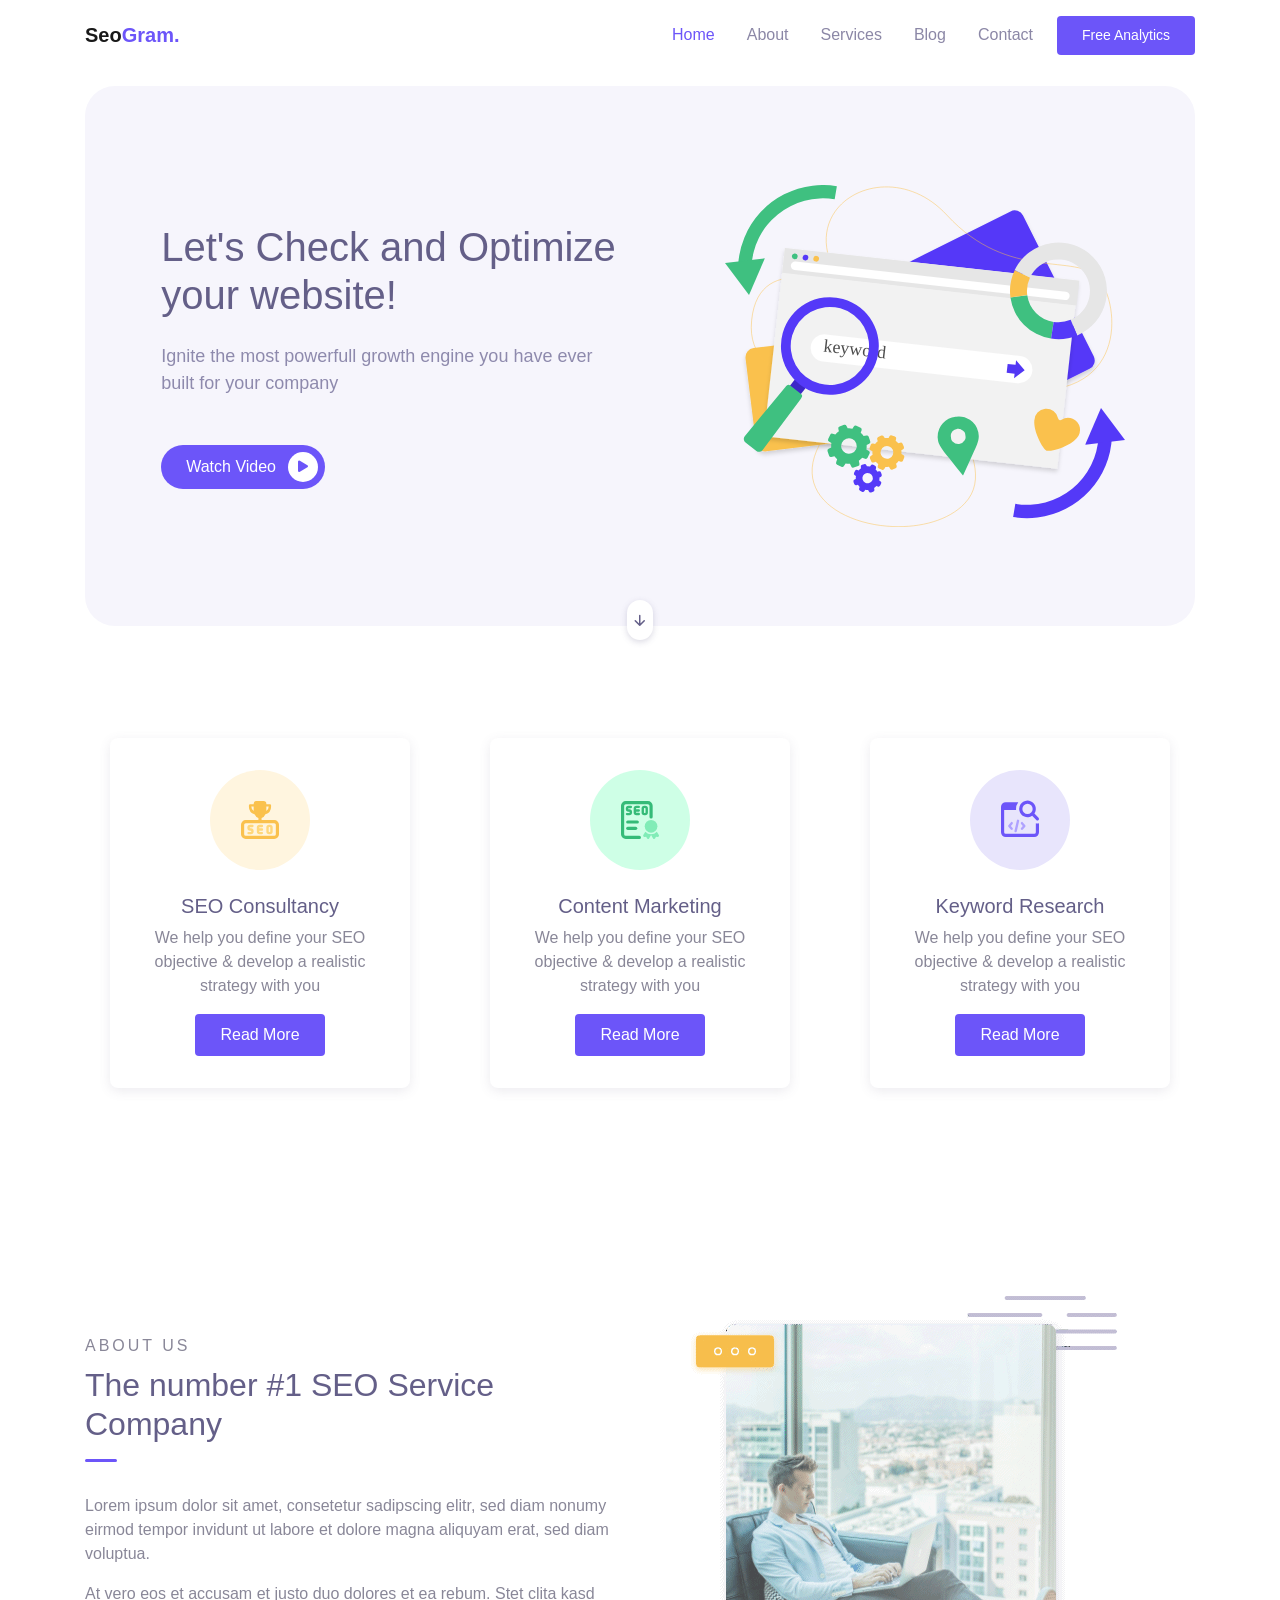
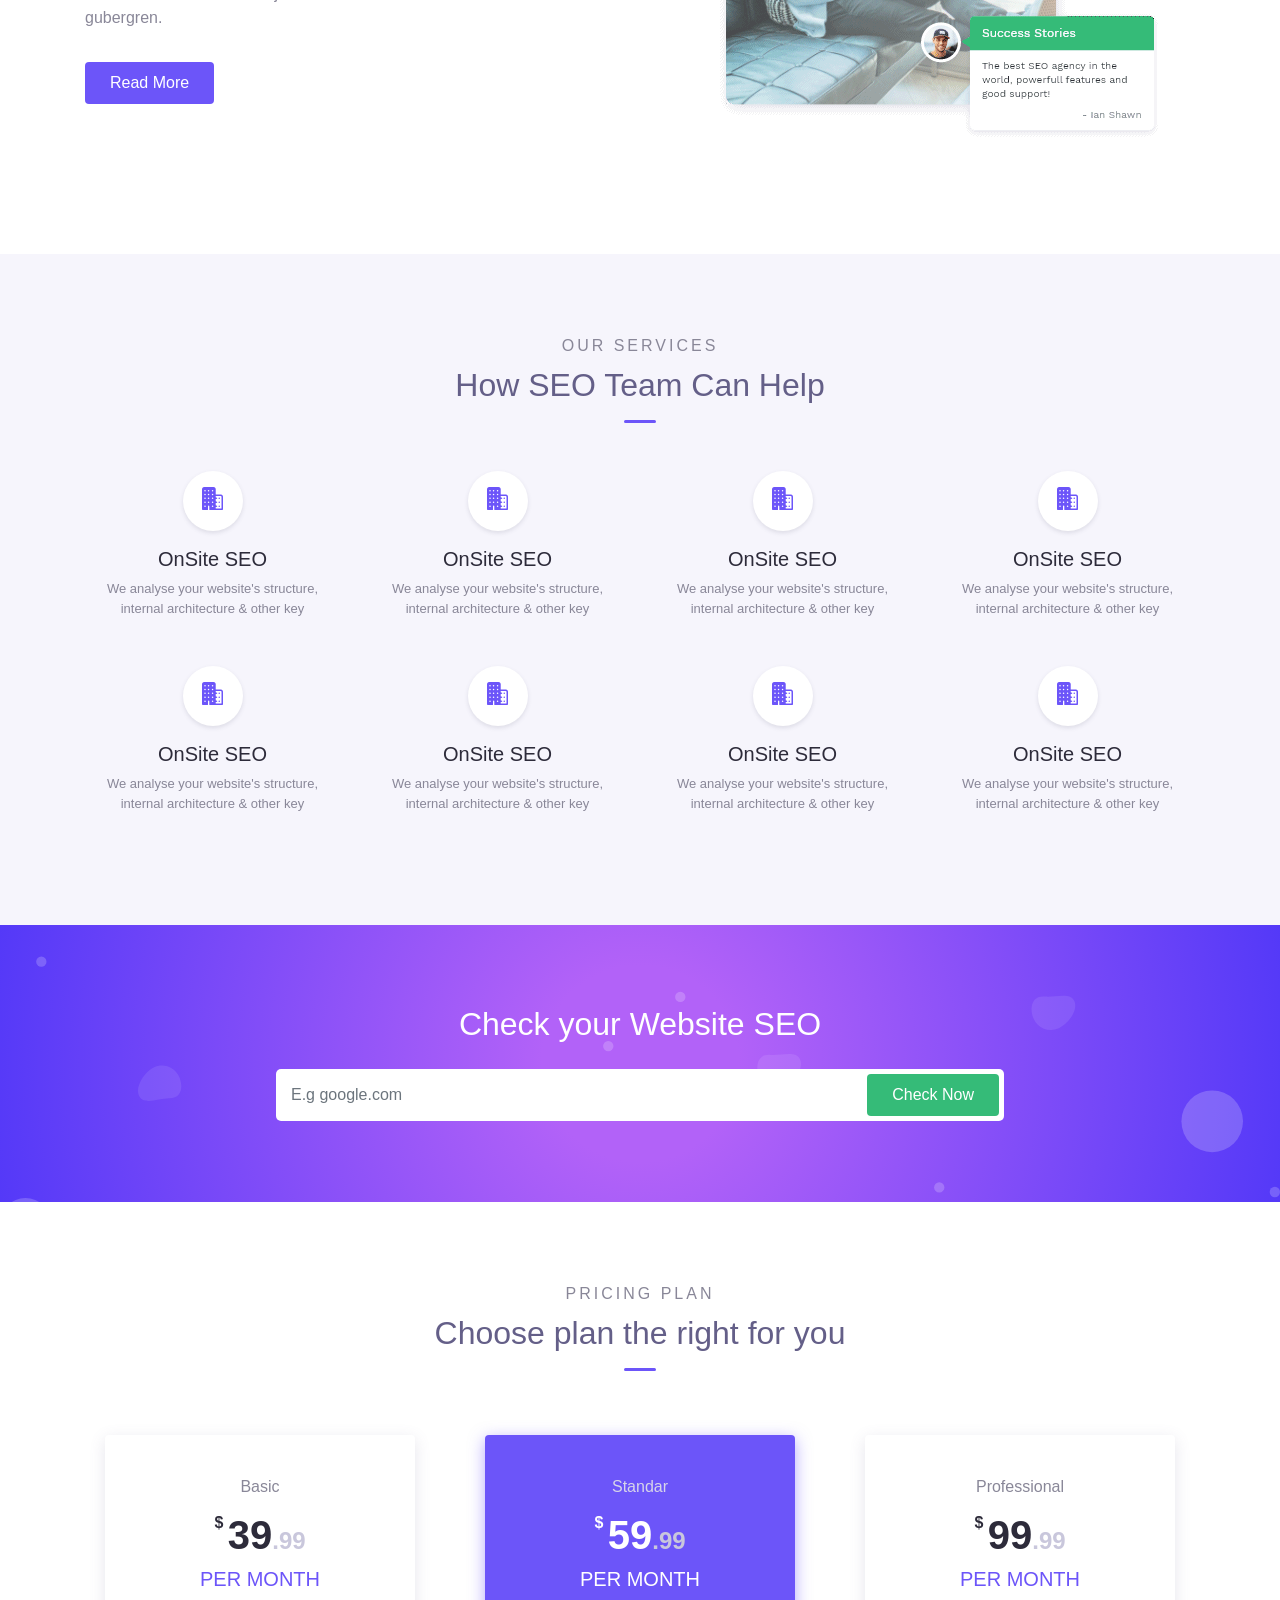
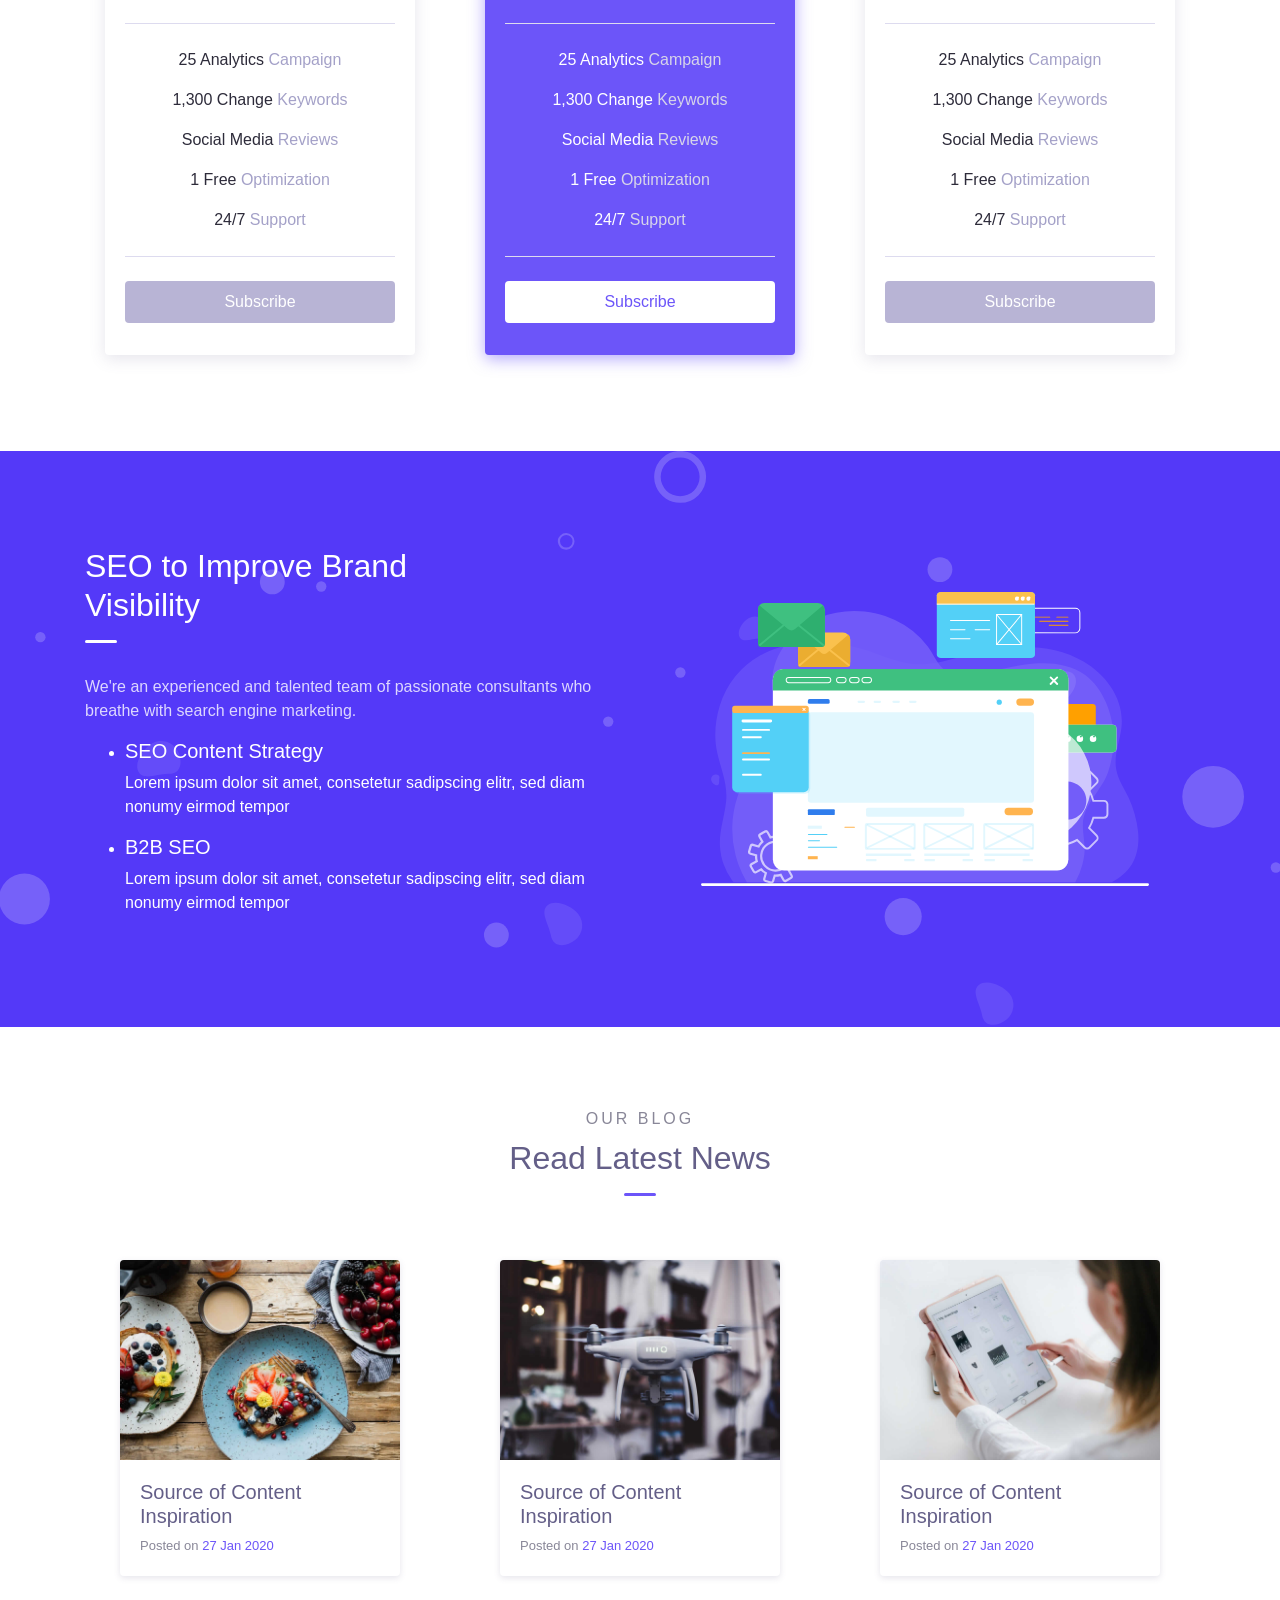
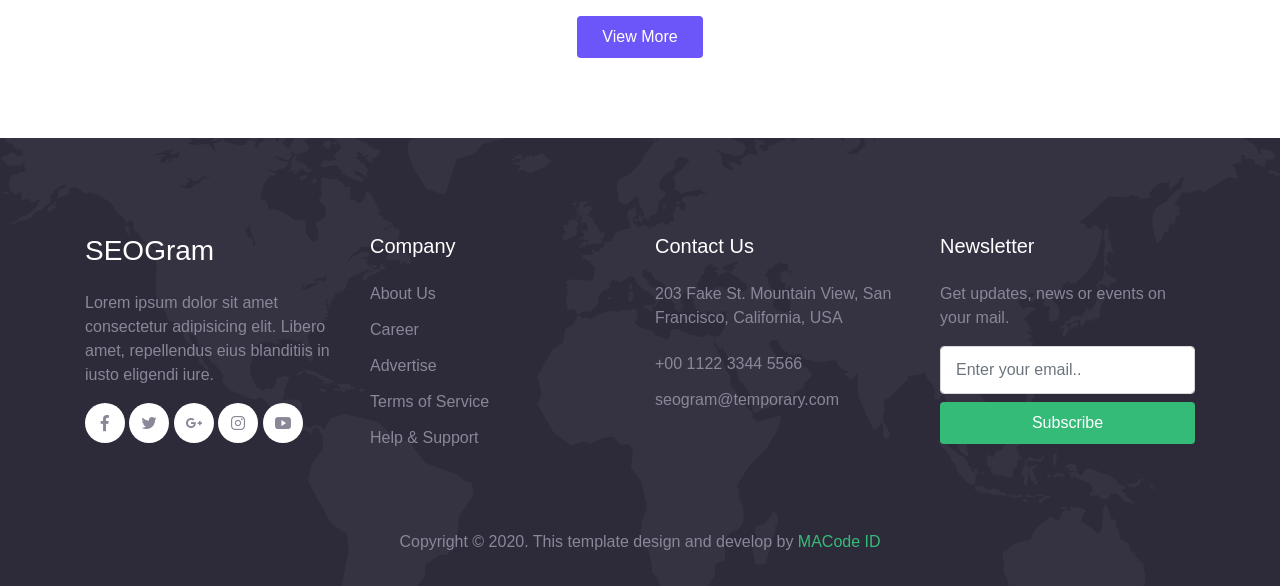
<file: index.html>
<!DOCTYPE html>
<html lang="en">
<head>
  <meta charset="UTF-8">
  <meta name="viewport" content="width=device-width, initial-scale=1.0">

  <meta http-equiv="X-UA-Compatible" content="ie=edge">

  <meta name="copyright" content="MACode ID, https://macodeid.com/">

  <title>Deep Analytica </title>

  <link rel="stylesheet" href="../assets/css/maicons.css">

  <link rel="stylesheet" href="../assets/css/bootstrap.css">

  <link rel="stylesheet" href="../assets/vendor/animate/animate.css">

  <link rel="stylesheet" href="../assets/css/theme.css">

</head>
<body>

  <!-- Back to top button -->
  <div class="back-to-top"></div>

  <header>
    <nav class="navbar navbar-expand-lg navbar-light bg-white sticky" data-offset="500">
      <div class="container">
        <a href="#" class="navbar-brand">Seo<span class="text-primary">Gram.</span></a>

        <button class="navbar-toggler" data-toggle="collapse" data-target="#navbarContent" aria-controls="navbarContent" aria-expanded="false" aria-label="Toggle navigation">
          <span class="navbar-toggler-icon"></span>
        </button>

        <div class="navbar-collapse collapse" id="navbarContent">
          <ul class="navbar-nav ml-auto">
            <li class="nav-item active">
              <a class="nav-link" href="index.html">Home</a>
            </li>
            <li class="nav-item">
              <a class="nav-link" href="about.html">About</a>
            </li>
            <li class="nav-item">
              <a class="nav-link" href="service.html">Services</a>
            </li>
            <li class="nav-item">
              <a class="nav-link" href="blog.html">Blog</a>
            </li>
            <li class="nav-item">
              <a class="nav-link" href="contact.html">Contact</a>
            </li>
            <li class="nav-item">
              <a class="btn btn-primary ml-lg-2" href="#">Free Analytics</a>
            </li>
          </ul>
        </div>

      </div>
    </nav>

    <div class="container">
      <div class="page-banner home-banner">
        <div class="row align-items-center flex-wrap-reverse h-100">
          <div class="col-md-6 py-5 wow fadeInLeft">
            <h1 class="mb-4">Let's Check and Optimize your website!</h1>
            <p class="text-lg text-grey mb-5">Ignite the most powerfull growth engine you have ever built for your company</p>
            <a href="#" class="btn btn-primary btn-split">Watch Video <div class="fab"><span class="mai-play"></span></div></a>
          </div>
          <div class="col-md-6 py-5 wow zoomIn">
            <div class="img-fluid text-center">
              <img src="../assets/img/banner_image_1.svg" alt="">
            </div>
          </div>
        </div>
        <a href="#about" class="btn-scroll" data-role="smoothscroll"><span class="mai-arrow-down"></span></a>
      </div>
    </div>
  </header>

  <div class="page-section">
    <div class="container">
      <div class="row">
        <div class="col-lg-4">
          <div class="card-service wow fadeInUp">
            <div class="header">
              <img src="../assets/img/services/service-1.svg" alt="">
            </div>
            <div class="body">
              <h5 class="text-secondary">SEO Consultancy</h5>
              <p>We help you define your SEO objective & develop a realistic strategy with you</p>
              <a href="service.html" class="btn btn-primary">Read More</a>
            </div>
          </div>
        </div>
        <div class="col-lg-4">
          <div class="card-service wow fadeInUp">
            <div class="header">
              <img src="../assets/img/services/service-2.svg" alt="">
            </div>
            <div class="body">
              <h5 class="text-secondary">Content Marketing</h5>
              <p>We help you define your SEO objective & develop a realistic strategy with you</p>
              <a href="service.html" class="btn btn-primary">Read More</a>
            </div>
          </div>
        </div>
        <div class="col-lg-4">
          <div class="card-service wow fadeInUp">
            <div class="header">
              <img src="../assets/img/services/service-3.svg" alt="">
            </div>
            <div class="body">
              <h5 class="text-secondary">Keyword Research</h5>
              <p>We help you define your SEO objective & develop a realistic strategy with you</p>
              <a href="service.html" class="btn btn-primary">Read More</a>
            </div>
          </div>
        </div>
      </div>
    </div> <!-- .container -->
  </div> <!-- .page-section -->

  <div class="page-section" id="about">
    <div class="container">
      <div class="row align-items-center">
        <div class="col-lg-6 py-3 wow fadeInUp">
          <span class="subhead">About us</span>
          <h2 class="title-section">The number #1 SEO Service Company</h2>
          <div class="divider"></div>

          <p>Lorem ipsum dolor sit amet, consetetur sadipscing elitr, sed diam nonumy eirmod tempor invidunt ut labore et dolore magna aliquyam erat, sed diam voluptua.</p>
          <p>At vero eos et accusam et justo duo dolores et ea rebum. Stet clita kasd gubergren.</p>
          <a href="about.html" class="btn btn-primary mt-3">Read More</a>
        </div>
        <div class="col-lg-6 py-3 wow fadeInRight">
          <div class="img-fluid py-3 text-center">
            <img src="../assets/img/about_frame.png" alt="">
          </div>
        </div>
      </div>
    </div> <!-- .container -->
  </div> <!-- .page-section -->

  <div class="page-section bg-light">
    <div class="container">
      <div class="text-center wow fadeInUp">
        <div class="subhead">Our services</div>
        <h2 class="title-section">How SEO Team Can Help</h2>
        <div class="divider mx-auto"></div>
      </div>

        <div class="row">
          <div class="col-sm-6 col-lg-4 col-xl-3 py-3 wow zoomIn">
            <div class="features">
              <div class="header mb-3">
                <span class="mai-business"></span>
              </div>
              <h5>OnSite SEO</h5>
              <p>We analyse your website's structure, internal architecture & other key</p>
            </div>
          </div>
          <div class="col-sm-6 col-lg-4 col-xl-3 py-3 wow zoomIn">
            <div class="features">
              <div class="header mb-3">
                <span class="mai-business"></span>
              </div>
              <h5>OnSite SEO</h5>
              <p>We analyse your website's structure, internal architecture & other key</p>
            </div>
          </div>
          <div class="col-sm-6 col-lg-4 col-xl-3 py-3 wow zoomIn">
            <div class="features">
              <div class="header mb-3">
                <span class="mai-business"></span>
              </div>
              <h5>OnSite SEO</h5>
              <p>We analyse your website's structure, internal architecture & other key</p>
            </div>
          </div>
          <div class="col-sm-6 col-lg-4 col-xl-3 py-3 wow zoomIn">
            <div class="features">
              <div class="header mb-3">
                <span class="mai-business"></span>
              </div>
              <h5>OnSite SEO</h5>
              <p>We analyse your website's structure, internal architecture & other key</p>
            </div>
          </div>
          <div class="col-sm-6 col-lg-4 col-xl-3 py-3 wow zoomIn">
            <div class="features">
              <div class="header mb-3">
                <span class="mai-business"></span>
              </div>
              <h5>OnSite SEO</h5>
              <p>We analyse your website's structure, internal architecture & other key</p>
            </div>
          </div>
          <div class="col-sm-6 col-lg-4 col-xl-3 py-3 wow zoomIn">
            <div class="features">
              <div class="header mb-3">
                <span class="mai-business"></span>
              </div>
              <h5>OnSite SEO</h5>
              <p>We analyse your website's structure, internal architecture & other key</p>
            </div>
          </div>
          <div class="col-sm-6 col-lg-4 col-xl-3 py-3 wow zoomIn">
            <div class="features">
              <div class="header mb-3">
                <span class="mai-business"></span>
              </div>
              <h5>OnSite SEO</h5>
              <p>We analyse your website's structure, internal architecture & other key</p>
            </div>
          </div>
          <div class="col-sm-6 col-lg-4 col-xl-3 py-3 wow zoomIn">
            <div class="features">
              <div class="header mb-3">
                <span class="mai-business"></span>
              </div>
              <h5>OnSite SEO</h5>
              <p>We analyse your website's structure, internal architecture & other key</p>
            </div>
          </div>
        </div>

    </div> <!-- .container -->
  </div> <!-- .page-section -->

  <div class="page-section banner-seo-check">
    <div class="wrap bg-image" style="background-image: url(../assets/img/bg_pattern.svg);">
      <div class="container text-center">
        <div class="row justify-content-center wow fadeInUp">
          <div class="col-lg-8">
            <h2 class="mb-4">Check your Website SEO</h2>
            <form action="#">
              <input type="text" class="form-control" placeholder="E.g google.com">
              <button type="submit" class="btn btn-success">Check Now</button>
            </form>
          </div>
        </div>
      </div> <!-- .container -->
    </div> <!-- .wrap -->
  </div> <!-- .page-section -->

  <div class="page-section">
    <div class="container">
      <div class="text-center wow fadeInUp">
        <div class="subhead">Pricing Plan</div>
        <h2 class="title-section">Choose plan the right for you</h2>
        <div class="divider mx-auto"></div>
      </div>
      <div class="row mt-5">
        <div class="col-lg-4 py-3 wow zoomIn">
          <div class="card-pricing">
            <div class="header">
              <div class="pricing-type">Basic</div>
              <div class="price">
                <span class="dollar">$</span>
                <h1>39<span class="suffix">.99</span></h1>
              </div>
              <h5>Per Month</h5>
            </div>
            <div class="body">
              <p>25 Analytics <span class="suffix">Campaign</span></p>
              <p>1,300 Change <span class="suffix">Keywords</span></p>
              <p>Social Media <span class="suffix">Reviews</span></p>
              <p>1 Free <span class="suffix">Optimization</span></p>
              <p>24/7 <span class="suffix">Support</span></p>
            </div>
            <div class="footer">
              <a href="#" class="btn btn-pricing btn-block">Subscribe</a>
            </div>
          </div>
        </div>

        <div class="col-lg-4 py-3 wow zoomIn">
          <div class="card-pricing marked">
            <div class="header">
              <div class="pricing-type">Standar</div>
              <div class="price">
                <span class="dollar">$</span>
                <h1>59<span class="suffix">.99</span></h1>
              </div>
              <h5>Per Month</h5>
            </div>
            <div class="body">
              <p>25 Analytics <span class="suffix">Campaign</span></p>
              <p>1,300 Change <span class="suffix">Keywords</span></p>
              <p>Social Media <span class="suffix">Reviews</span></p>
              <p>1 Free <span class="suffix">Optimization</span></p>
              <p>24/7 <span class="suffix">Support</span></p>
            </div>
            <div class="footer">
              <a href="#" class="btn btn-pricing btn-block">Subscribe</a>
            </div>
          </div>
        </div>

        <div class="col-lg-4 py-3 wow zoomIn">
          <div class="card-pricing">
            <div class="header">
              <div class="pricing-type">Professional</div>
              <div class="price">
                <span class="dollar">$</span>
                <h1>99<span class="suffix">.99</span></h1>
              </div>
              <h5>Per Month</h5>
            </div>
            <div class="body">
              <p>25 Analytics <span class="suffix">Campaign</span></p>
              <p>1,300 Change <span class="suffix">Keywords</span></p>
              <p>Social Media <span class="suffix">Reviews</span></p>
              <p>1 Free <span class="suffix">Optimization</span></p>
              <p>24/7 <span class="suffix">Support</span></p>
            </div>
            <div class="footer">
              <a href="#" class="btn btn-pricing btn-block">Subscribe</a>
            </div>
          </div>
        </div>

      </div>
    </div> <!-- .container -->
  </div> <!-- .page-section -->

  <!-- Banner info -->
  <div class="page-section banner-info">
    <div class="wrap bg-image" style="background-image: url(../assets/img/bg_pattern.svg);">
      <div class="container">
        <div class="row align-items-center">
          <div class="col-lg-6 py-3 pr-lg-5 wow fadeInUp">
            <h2 class="title-section">SEO to Improve Brand <br> Visibility</h2>
            <div class="divider"></div>
            <p>We're an experienced and talented team of passionate consultants who breathe with search engine marketing.</p>
            
            <ul class="theme-list theme-list-light text-white">
              <li>
                <div class="h5">SEO Content Strategy</div>
                <p>Lorem ipsum dolor sit amet, consetetur sadipscing elitr, sed diam nonumy eirmod tempor</p>
              </li>
              <li>
                <div class="h5">B2B SEO</div>
                <p>Lorem ipsum dolor sit amet, consetetur sadipscing elitr, sed diam nonumy eirmod tempor</p>
              </li>
            </ul>
          </div>
          <div class="col-lg-6 py-3 wow fadeInRight">
            <div class="img-fluid text-center">
              <img src="../assets/img/banner_image_2.svg" alt="">
            </div>
          </div>
        </div>
      </div>
    </div> <!-- .wrap -->
  </div> <!-- .page-section -->

  <!-- Blog -->
  <div class="page-section">
    <div class="container">
      <div class="text-center wow fadeInUp">
        <div class="subhead">Our Blog</div>
        <h2 class="title-section">Read Latest News</h2>
        <div class="divider mx-auto"></div>
      </div>

      <div class="row mt-5">
        <div class="col-lg-4 py-3 wow fadeInUp">
          <div class="card-blog">
            <div class="header">
              <div class="post-thumb">
                <img src="../assets/img/blog/blog-1.jpg" alt="">
              </div>
            </div>
            <div class="body">
              <h5 class="post-title"><a href="#">Source of Content Inspiration</a></h5>
              <div class="post-date">Posted on <a href="#">27 Jan 2020</a></div>
            </div>
          </div>
        </div>
        
        <div class="col-lg-4 py-3 wow fadeInUp">
          <div class="card-blog">
            <div class="header">
              <div class="post-thumb">
                <img src="../assets/img/blog/blog-2.jpg" alt="">
              </div>
            </div>
            <div class="body">
              <h5 class="post-title"><a href="#">Source of Content Inspiration</a></h5>
              <div class="post-date">Posted on <a href="#">27 Jan 2020</a></div>
            </div>
          </div>
        </div>

        <div class="col-lg-4 py-3 wow fadeInUp">
          <div class="card-blog">
            <div class="header">
              <div class="post-thumb">
                <img src="../assets/img/blog/blog-3.jpg" alt="">
              </div>
            </div>
            <div class="body">
              <h5 class="post-title"><a href="#">Source of Content Inspiration</a></h5>
              <div class="post-date">Posted on <a href="#">27 Jan 2020</a></div>
            </div>
          </div>
        </div>

        <div class="col-12 mt-4 text-center wow fadeInUp">
          <a href="blog.html" class="btn btn-primary">View More</a>
        </div>
      </div>
    </div>
  </div>

  <footer class="page-footer bg-image" style="background-image: url(../assets/img/world_pattern.svg);">
    <div class="container">
      <div class="row mb-5">
        <div class="col-lg-3 py-3">
          <h3>SEOGram</h3>
          <p>Lorem ipsum dolor sit amet consectetur adipisicing elit. Libero amet, repellendus eius blanditiis in iusto eligendi iure.</p>

          <div class="social-media-button">
            <a href="#"><span class="mai-logo-facebook-f"></span></a>
            <a href="#"><span class="mai-logo-twitter"></span></a>
            <a href="#"><span class="mai-logo-google-plus-g"></span></a>
            <a href="#"><span class="mai-logo-instagram"></span></a>
            <a href="#"><span class="mai-logo-youtube"></span></a>
          </div>
        </div>
        <div class="col-lg-3 py-3">
          <h5>Company</h5>
          <ul class="footer-menu">
            <li><a href="#">About Us</a></li>
            <li><a href="#">Career</a></li>
            <li><a href="#">Advertise</a></li>
            <li><a href="#">Terms of Service</a></li>
            <li><a href="#">Help & Support</a></li>
          </ul>
        </div>
        <div class="col-lg-3 py-3">
          <h5>Contact Us</h5>
          <p>203 Fake St. Mountain View, San Francisco, California, USA</p>
          <a href="#" class="footer-link">+00 1122 3344 5566</a>
          <a href="#" class="footer-link">seogram@temporary.com</a>
        </div>
        <div class="col-lg-3 py-3">
          <h5>Newsletter</h5>
          <p>Get updates, news or events on your mail.</p>
          <form action="#">
            <input type="text" class="form-control" placeholder="Enter your email..">
            <button type="submit" class="btn btn-success btn-block mt-2">Subscribe</button>
          </form>
        </div>
      </div>

      <p class="text-center" id="copyright">Copyright &copy; 2020. This template design and develop by <a href="https://macodeid.com/" target="_blank">MACode ID</a></p>
    </div>
  </footer>

<script src="../assets/js/jquery-3.5.1.min.js"></script>

<script src="../assets/js/bootstrap.bundle.min.js"></script>

<script src="../assets/js/google-maps.js"></script>

<script src="../assets/vendor/wow/wow.min.js"></script>

<script src="../assets/js/theme.js"></script>
  
</body>
</html>
</file>
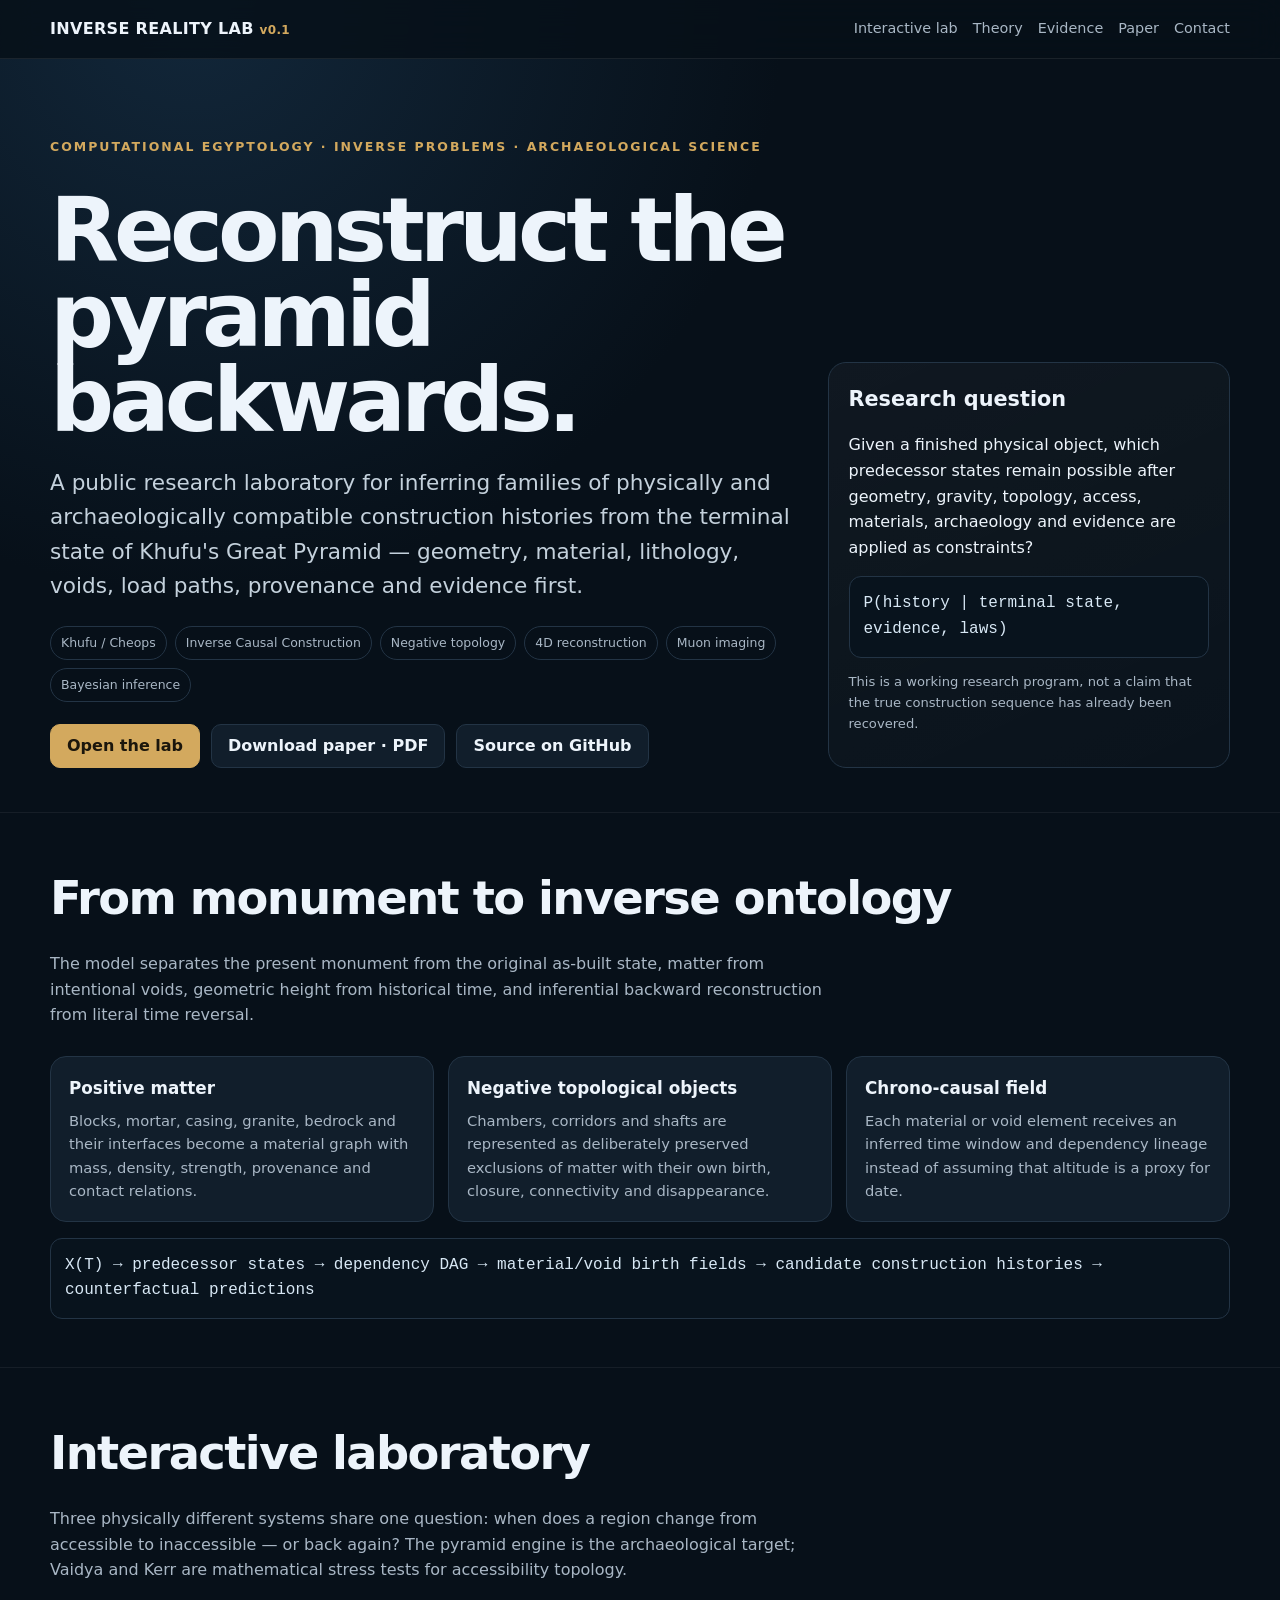
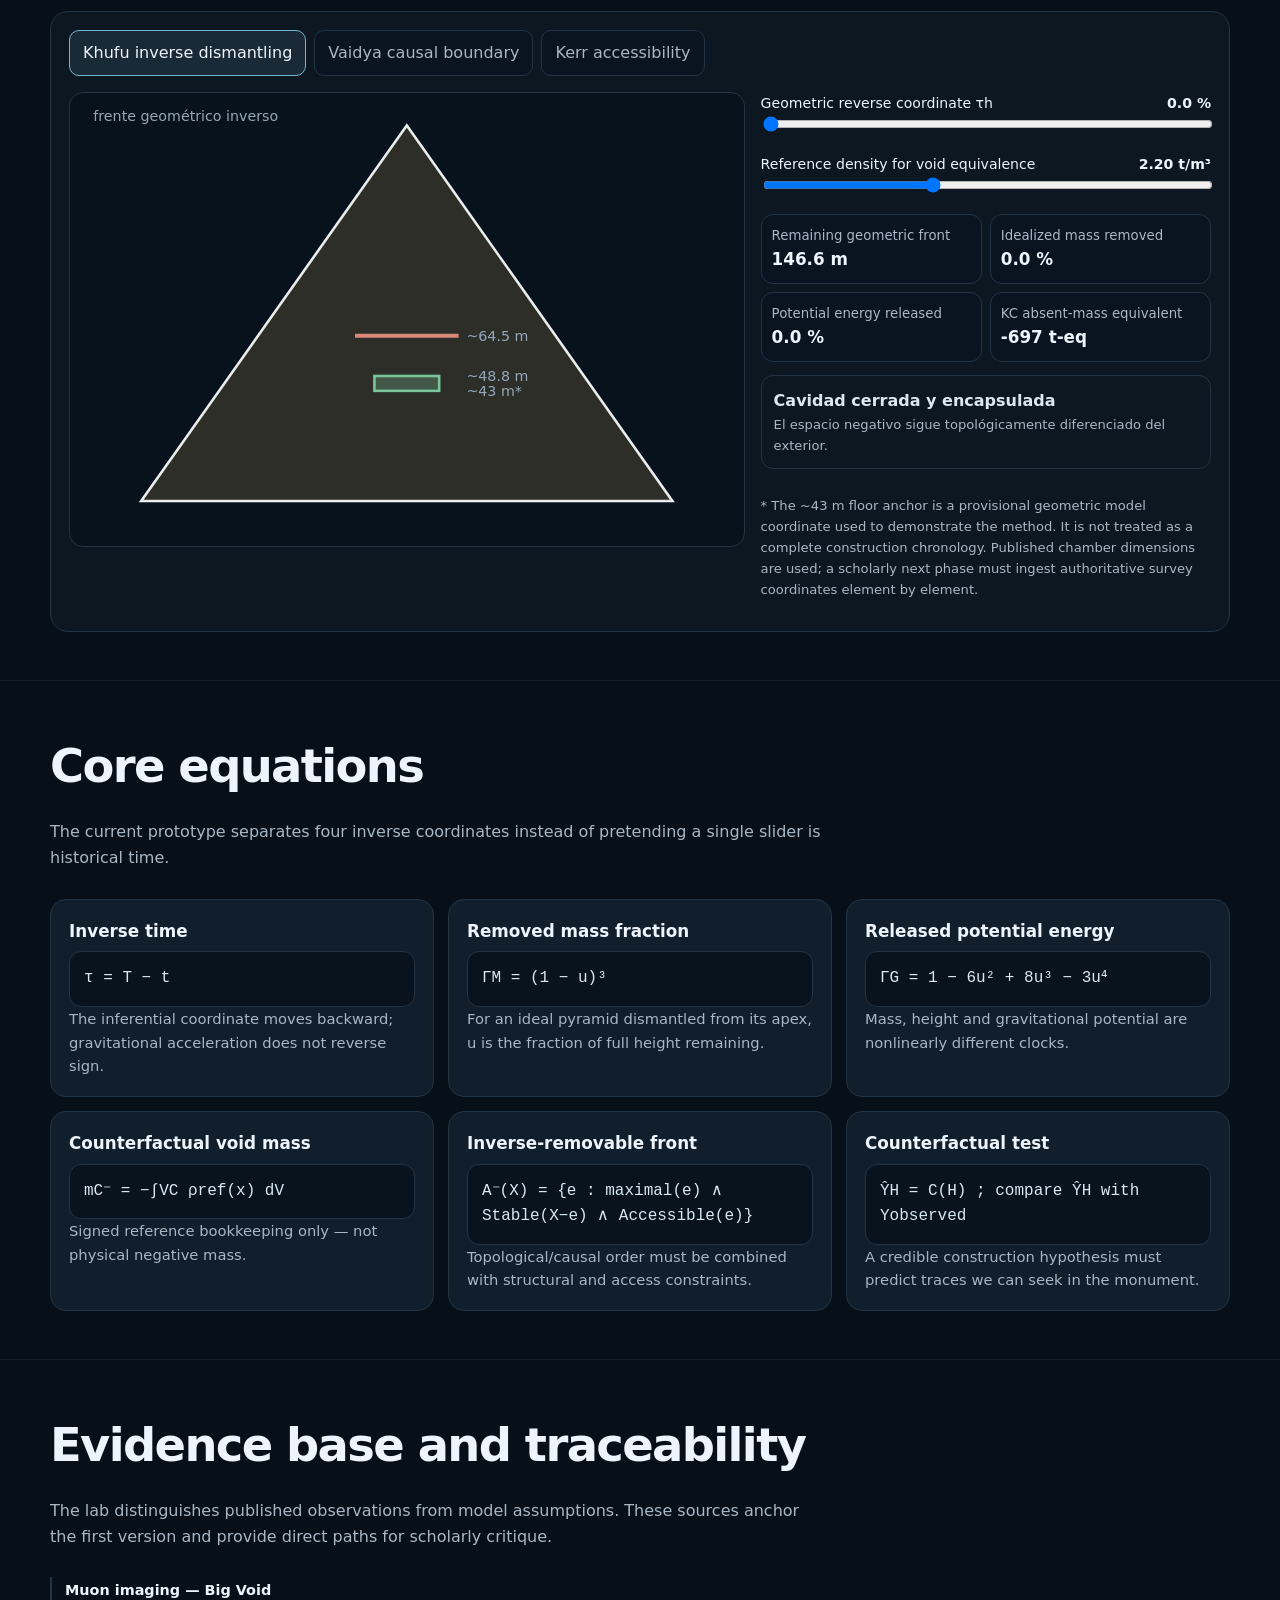
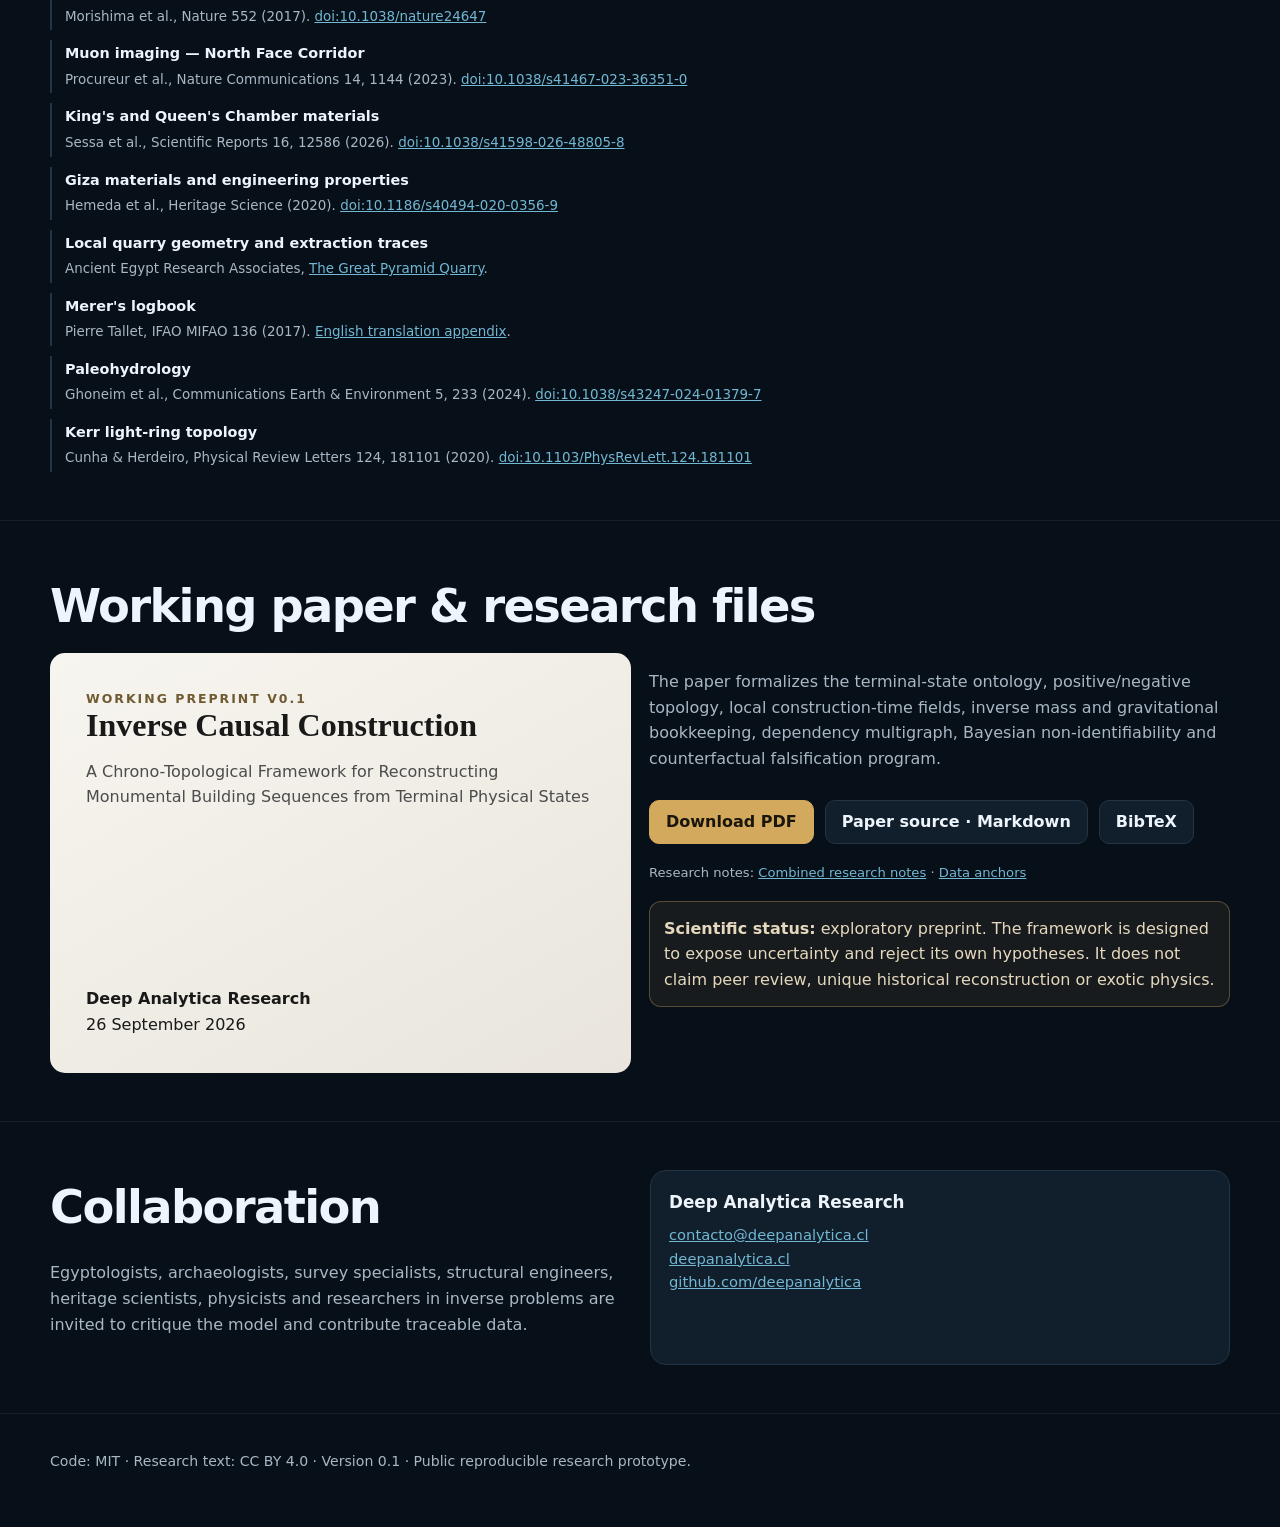
<file: labs/inverse-reality-lab/index.html>
<!doctype html>
<html lang="en">
<head>
<meta charset="utf-8">
<meta name="viewport" content="width=device-width,initial-scale=1">
<title>Inverse Reality Lab | Khufu Great Pyramid, Inverse Causal Construction & Computational Egyptology</title>
<meta name="description" content="Public interactive research lab for reconstructing possible construction histories of Khufu's Great Pyramid from terminal geometry, materials, lithology, internal voids, load paths, muography and archaeological evidence using inverse problems, causal graphs and topology.">
<meta name="keywords" content="Egyptology, computational Egyptology, archaeology, computational archaeology, archaeological science, Great Pyramid, Khufu, Cheops, pyramid construction, construction sequencing, inverse problems, inverse causal construction, 4D reconstruction, muography, ScanPyramids, persistent homology, topology, negative space, Bayesian archaeology, heritage science, Giza, King's Chamber, causal inference, structural mechanics">
<meta name="author" content="Deep Analytica Research">
<meta name="robots" content="index,follow,max-image-preview:large,max-snippet:-1,max-video-preview:-1">
<link rel="canonical" href="https://deepanalytica.cl/labs/inverse-reality-lab/">
<meta property="og:title" content="Inverse Reality Lab — Reconstructing Khufu's Great Pyramid Backwards">
<meta property="og:description" content="Interactive laboratory and working paper on Inverse Causal Construction, negative topological spaces and chrono-causal reconstruction.">
<meta property="og:type" content="website">
<meta property="og:url" content="https://deepanalytica.cl/labs/inverse-reality-lab/">
<link rel="stylesheet" href="style.css">
<script type="application/ld+json">{
 "@context":"https://schema.org","@type":"ScholarlyArticle",
 "name":"Inverse Causal Construction: A Chrono-Topological Framework for Reconstructing Monumental Building Sequences from Terminal Physical States",
 "headline":"Inverse Reality Lab",
 "datePublished":"2026-09-26","version":"0.1",
 "author":{"@type":"Organization","name":"Deep Analytica Research","url":"https://deepanalytica.cl"},
 "keywords":["Egyptology","computational archaeology","Khufu","Great Pyramid of Giza","inverse problems","construction sequencing","persistent homology","muography","heritage science"],
 "url":"https://deepanalytica.cl/labs/inverse-reality-lab/",
 "encoding":{"@type":"MediaObject","contentUrl":"https://deepanalytica.cl/labs/inverse-reality-lab/paper/inverse-causal-construction-v0.1.pdf","encodingFormat":"application/pdf"}
}</script>
</head>
<body>
<header class="top"><div class="wrap"><div class="brand">INVERSE REALITY LAB <span style="color:var(--accent);font-size:.75em">v0.1</span></div><nav class="nav" aria-label="Primary"><a href="#lab">Interactive lab</a><a href="#theory">Theory</a><a href="#evidence">Evidence</a><a href="#paper">Paper</a><a href="#contact">Contact</a></nav></div></header>
<main>
<section class="hero"><div class="wrap hero-grid"><div><div class="eyebrow">Computational Egyptology · Inverse Problems · Archaeological Science</div><h1>Reconstruct the pyramid backwards.</h1><p class="lead">A public research laboratory for inferring families of physically and archaeologically compatible construction histories from the terminal state of Khufu's Great Pyramid — geometry, material, lithology, voids, load paths, provenance and evidence first.</p><div class="chips"><span class="chip">Khufu / Cheops</span><span class="chip">Inverse Causal Construction</span><span class="chip">Negative topology</span><span class="chip">4D reconstruction</span><span class="chip">Muon imaging</span><span class="chip">Bayesian inference</span></div><div class="actions"><a class="btn primary" href="#lab">Open the lab</a><a class="btn" href="paper/inverse-causal-construction-v0.1.pdf" download>Download paper · PDF</a><a class="btn" href="https://github.com/deepanalytica/sitioweb/tree/main/labs/inverse-reality-lab">Source on GitHub</a></div></div><aside class="hero-card"><b>Research question</b><p>Given a finished physical object, which predecessor states remain possible after geometry, gravity, topology, access, materials, archaeology and evidence are applied as constraints?</p><div class="eq">P(history | terminal state, evidence, laws)</div><p class="note">This is a working research program, not a claim that the true construction sequence has already been recovered.</p></aside></div></section>

<section id="theory" class="section"><div class="wrap"><h2>From monument to inverse ontology</h2><p class="section-intro">The model separates the present monument from the original as-built state, matter from intentional voids, geometric height from historical time, and inferential backward reconstruction from literal time reversal.</p><div class="cards"><article class="card"><h3>Positive matter</h3><p>Blocks, mortar, casing, granite, bedrock and their interfaces become a material graph with mass, density, strength, provenance and contact relations.</p></article><article class="card"><h3>Negative topological objects</h3><p>Chambers, corridors and shafts are represented as deliberately preserved exclusions of matter with their own birth, closure, connectivity and disappearance.</p></article><article class="card"><h3>Chrono-causal field</h3><p>Each material or void element receives an inferred time window and dependency lineage instead of assuming that altitude is a proxy for date.</p></article></div><div style="margin-top:16px" class="eq">X(T) → predecessor states → dependency DAG → material/void birth fields → candidate construction histories → counterfactual predictions</div></div></section>

<section id="lab" class="section"><div class="wrap"><h2>Interactive laboratory</h2><p class="section-intro">Three physically different systems share one question: when does a region change from accessible to inaccessible — or back again? The pyramid engine is the archaeological target; Vaidya and Kerr are mathematical stress tests for accessibility topology.</p><div class="lab"><div class="tabs" role="tablist"><button class="tab active" data-tab="pyramid" type="button">Khufu inverse dismantling</button><button class="tab" data-tab="vaidya" type="button">Vaidya causal boundary</button><button class="tab" data-tab="kerr" type="button">Kerr accessibility</button></div>
<div id="pane-pyramid" class="pane active"><div class="lab-grid"><svg id="pyrSvg" class="viz" viewBox="0 0 520 350" aria-label="Idealized inverse dismantling of Khufu's pyramid"></svg><div class="controls"><div class="control"><label><span>Geometric reverse coordinate τh</span><b id="pTauV"></b></label><input id="pTau" type="range" min="0" max="100" step="0.5" value="0"></div><div class="control"><label><span>Reference density for void equivalence</span><b id="pRhoV"></b></label><input id="pRho" type="range" min="1.9" max="2.7" step="0.01" value="2.2"></div><div class="metrics"><div class="metric"><small>Remaining geometric front</small><strong id="pZ"></strong></div><div class="metric"><small>Idealized mass removed</small><strong id="pM"></strong></div><div class="metric"><small>Potential energy released</small><strong id="pU"></strong></div><div class="metric"><small>KC absent-mass equivalent</small><strong id="pN"></strong></div></div><div class="status"><strong id="pState"></strong><div class="note" id="pDetail"></div></div><p class="note">* The ~43 m floor anchor is a provisional geometric model coordinate used to demonstrate the method. It is not treated as a complete construction chronology. Published chamber dimensions are used; a scholarly next phase must ingest authoritative survey coordinates element by element.</p></div></div></div>
<div id="pane-vaidya" class="pane"><div class="lab-grid"><svg id="vSvg" class="viz" viewBox="0 0 560 350" aria-label="Vaidya trapped-region model"></svg><div class="controls"><div class="control"><label><span>v/M</span><b id="vTV"></b></label><input id="vT" type="range" min="-5" max="5" step="0.02" value="0"></div><div class="control"><label><span>Collapse duration w/M</span><b id="vWV"></b></label><input id="vW" type="range" min="0.6" max="2.5" step="0.05" value="1.5"></div><div class="control"><label><span>Probe radius r/M</span><b id="vRV"></b></label><input id="vR" type="range" min="0.15" max="4" step="0.01" value="1.2"></div><div class="metrics"><div class="metric"><small>m(v)</small><strong id="vM"></strong></div><div class="metric"><small>Apparent horizon</small><strong id="vAH"></strong></div><div class="metric"><small>Event-horizon proxy</small><strong id="vEH"></strong></div><div class="metric"><small>Outgoing expansion</small><strong id="vTh"></strong></div></div><div id="vState" class="status"></div><p class="note">Pedagogical spherical model. This is not a full numerical-relativity solver.</p></div></div></div>
<div id="pane-kerr" class="pane"><div class="lab-grid"><svg id="kSvg" class="viz" viewBox="0 0 560 350" aria-label="Kerr equatorial null-geodesic radial potential"></svg><div class="controls"><div class="control"><label><span>Spin a/M</span><b id="kAV"></b></label><input id="kA" type="range" min="0" max="0.99" step="0.005" value="0.90"></div><div class="control"><label><span>Impact parameter b=L/E</span><b id="kBV"></b></label><input id="kB" type="range" min="0.5" max="7" step="0.005" value="2.84"></div><div class="metrics"><div class="metric"><small>Outer horizon r+</small><strong id="kHp"></strong></div><div class="metric"><small>Prograde photon orbit</small><strong id="kPh"></strong></div><div class="metric"><small>Critical b</small><strong id="kBc"></strong></div><div class="metric"><small>Connected components β0</small><strong id="kBeta"></strong></div></div><div class="status"><strong id="kRoots"></strong><div id="kState" class="note"></div></div><p class="note">Equatorial null geodesics, Carter constant Q=0. The analogy concerns topology of accessibility, not pyramid physics.</p></div></div></div>
</div></div></section>

<section class="section"><div class="wrap"><h2>Core equations</h2><p class="section-intro">The current prototype separates four inverse coordinates instead of pretending a single slider is historical time.</p><div class="cards"><article class="card"><h3>Inverse time</h3><div class="eq">τ = T − t</div><p>The inferential coordinate moves backward; gravitational acceleration does not reverse sign.</p></article><article class="card"><h3>Removed mass fraction</h3><div class="eq">ΓM = (1 − u)³</div><p>For an ideal pyramid dismantled from its apex, u is the fraction of full height remaining.</p></article><article class="card"><h3>Released potential energy</h3><div class="eq">ΓG = 1 − 6u² + 8u³ − 3u⁴</div><p>Mass, height and gravitational potential are nonlinearly different clocks.</p></article><article class="card"><h3>Counterfactual void mass</h3><div class="eq">mC⁻ = −∫VC ρref(x) dV</div><p>Signed reference bookkeeping only — not physical negative mass.</p></article><article class="card"><h3>Inverse-removable front</h3><div class="eq">A⁻(X) = {e : maximal(e) ∧ Stable(X−e) ∧ Accessible(e)}</div><p>Topological/causal order must be combined with structural and access constraints.</p></article><article class="card"><h3>Counterfactual test</h3><div class="eq">ŶH = C(H) ; compare ŶH with Yobserved</div><p>A credible construction hypothesis must predict traces we can seek in the monument.</p></article></div></div></section>

<section id="evidence" class="section"><div class="wrap"><h2>Evidence base and traceability</h2><p class="section-intro">The lab distinguishes published observations from model assumptions. These sources anchor the first version and provide direct paths for scholarly critique.</p><div class="refs"><div class="ref"><b>Muon imaging — Big Void</b><p>Morishima et al., Nature 552 (2017). <a href="https://doi.org/10.1038/nature24647">doi:10.1038/nature24647</a></p></div><div class="ref"><b>Muon imaging — North Face Corridor</b><p>Procureur et al., Nature Communications 14, 1144 (2023). <a href="https://doi.org/10.1038/s41467-023-36351-0">doi:10.1038/s41467-023-36351-0</a></p></div><div class="ref"><b>King's and Queen's Chamber materials</b><p>Sessa et al., Scientific Reports 16, 12586 (2026). <a href="https://doi.org/10.1038/s41598-026-48805-8">doi:10.1038/s41598-026-48805-8</a></p></div><div class="ref"><b>Giza materials and engineering properties</b><p>Hemeda et al., Heritage Science (2020). <a href="https://doi.org/10.1186/s40494-020-0356-9">doi:10.1186/s40494-020-0356-9</a></p></div><div class="ref"><b>Local quarry geometry and extraction traces</b><p>Ancient Egypt Research Associates, <a href="https://aeraweb.org/great-pyramid-quarry/">The Great Pyramid Quarry</a>.</p></div><div class="ref"><b>Merer's logbook</b><p>Pierre Tallet, IFAO MIFAO 136 (2017). <a href="https://www.ifao.egnet.net/uploads/publications/divers/MIFAO136_ann_01.pdf">English translation appendix</a>.</p></div><div class="ref"><b>Paleohydrology</b><p>Ghoneim et al., Communications Earth & Environment 5, 233 (2024). <a href="https://doi.org/10.1038/s43247-024-01379-7">doi:10.1038/s43247-024-01379-7</a></p></div><div class="ref"><b>Kerr light-ring topology</b><p>Cunha & Herdeiro, Physical Review Letters 124, 181101 (2020). <a href="https://doi.org/10.1103/PhysRevLett.124.181101">doi:10.1103/PhysRevLett.124.181101</a></p></div></div></div></section>

<section id="paper" class="section"><div class="wrap"><h2>Working paper & research files</h2><div class="paper-grid"><div class="paper-cover"><div><div class="eyebrow" style="color:#6f5a31">Working Preprint v0.1</div><h3>Inverse Causal Construction</h3><p>A Chrono-Topological Framework for Reconstructing Monumental Building Sequences from Terminal Physical States</p></div><div><strong>Deep Analytica Research</strong><br><span>26 September 2026</span></div></div><div><p class="section-intro">The paper formalizes the terminal-state ontology, positive/negative topology, local construction-time fields, inverse mass and gravitational bookkeeping, dependency multigraph, Bayesian non-identifiability and counterfactual falsification program.</p><div class="actions"><a class="btn primary" href="paper/inverse-causal-construction-v0.1.pdf" download>Download PDF</a><a class="btn" href="paper/inverse-causal-construction-v0.1.md">Paper source · Markdown</a><a class="btn" href="paper/references.bib">BibTeX</a></div><p class="note" style="margin-top:18px">Research notes: <a href="RESEARCH_NOTES.md">Combined research notes</a> · <a href="data/khufu-anchors.json">Data anchors</a></p><div class="warning" style="margin-top:18px"><b>Scientific status:</b> exploratory preprint. The framework is designed to expose uncertainty and reject its own hypotheses. It does not claim peer review, unique historical reconstruction or exotic physics.</div></div></div></div></section>

<section id="contact" class="section"><div class="wrap contact"><div><h2>Collaboration</h2><p class="section-intro">Egyptologists, archaeologists, survey specialists, structural engineers, heritage scientists, physicists and researchers in inverse problems are invited to critique the model and contribute traceable data.</p></div><div class="card"><h3>Deep Analytica Research</h3><p><a href="mailto:contacto@deepanalytica.cl">contacto@deepanalytica.cl</a><br><a href="https://deepanalytica.cl">deepanalytica.cl</a><br><a href="https://github.com/deepanalytica">github.com/deepanalytica</a></p></div></div></section>
</main>
<footer class="footer"><div class="wrap">Code: MIT · Research text: CC BY 4.0 · Version 0.1 · Public reproducible research prototype.</div></footer>
<script src="app.js"></script>
</body></html>
</file>
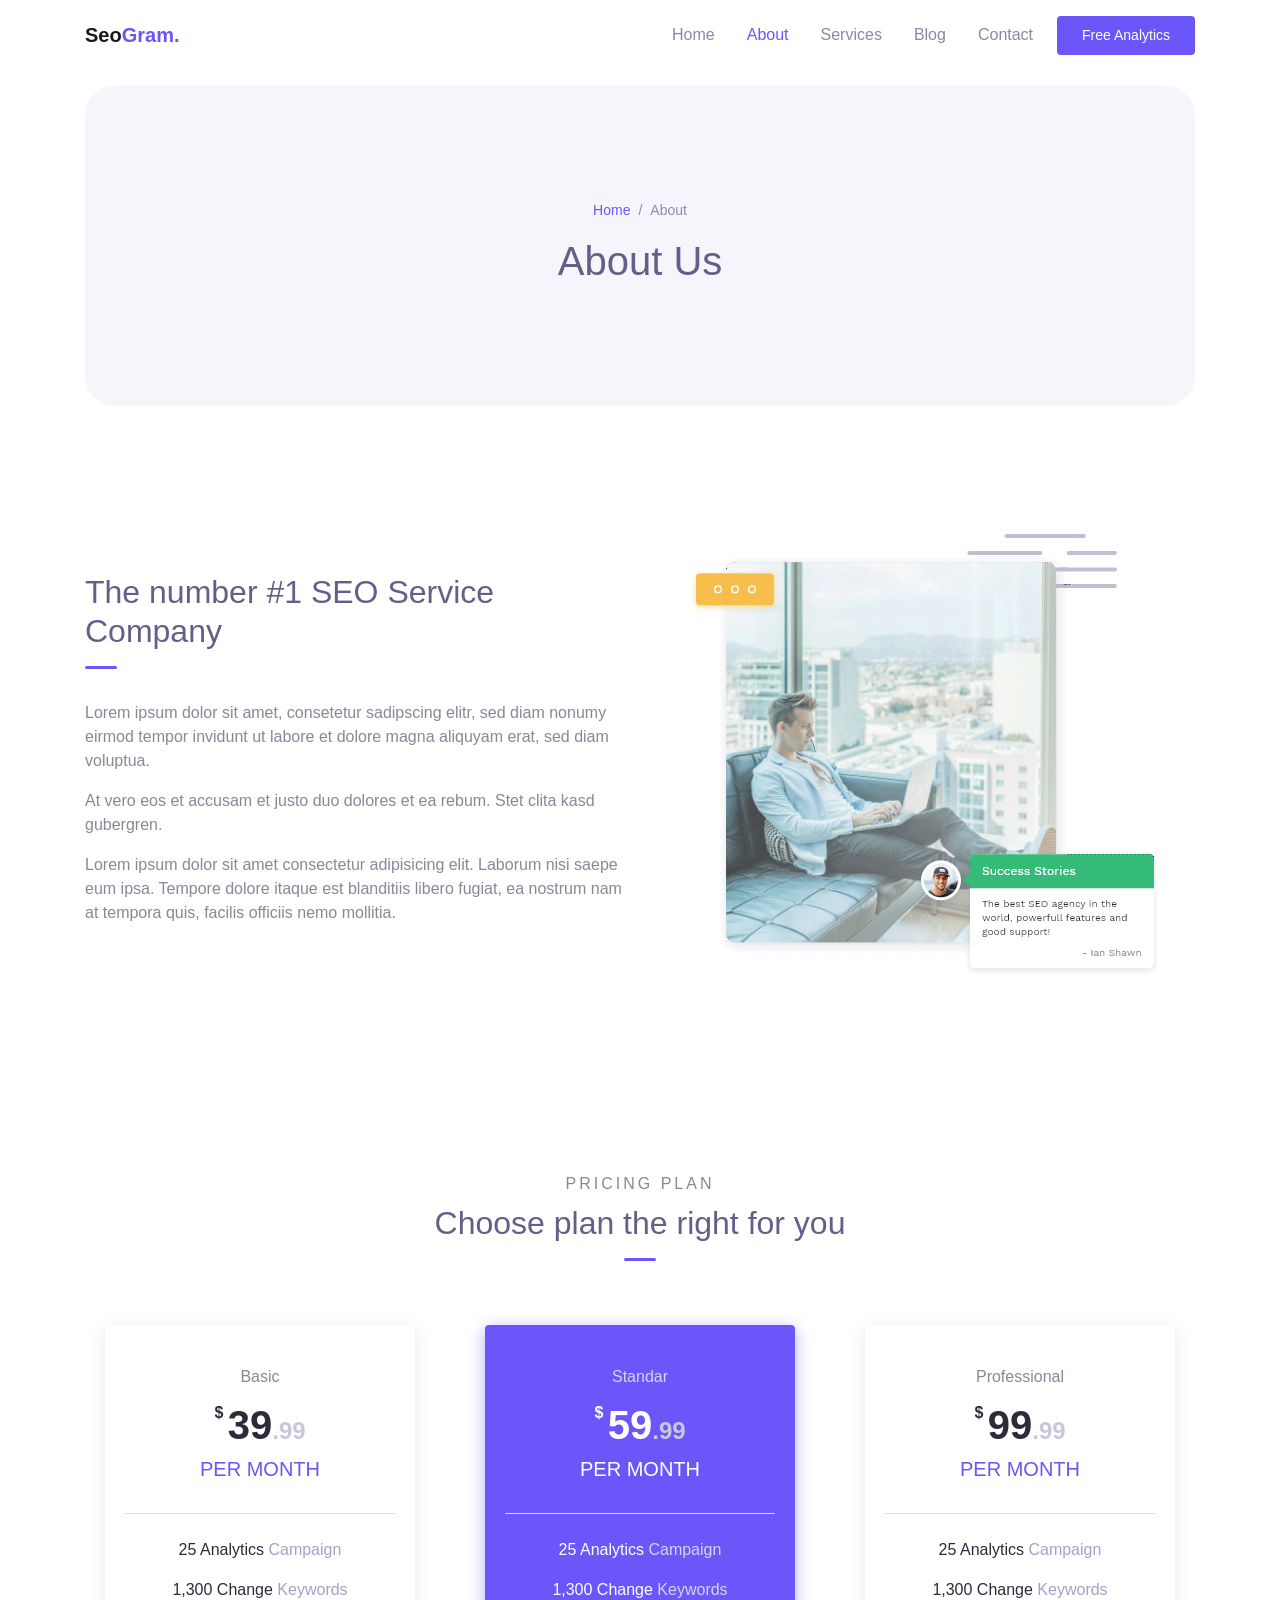
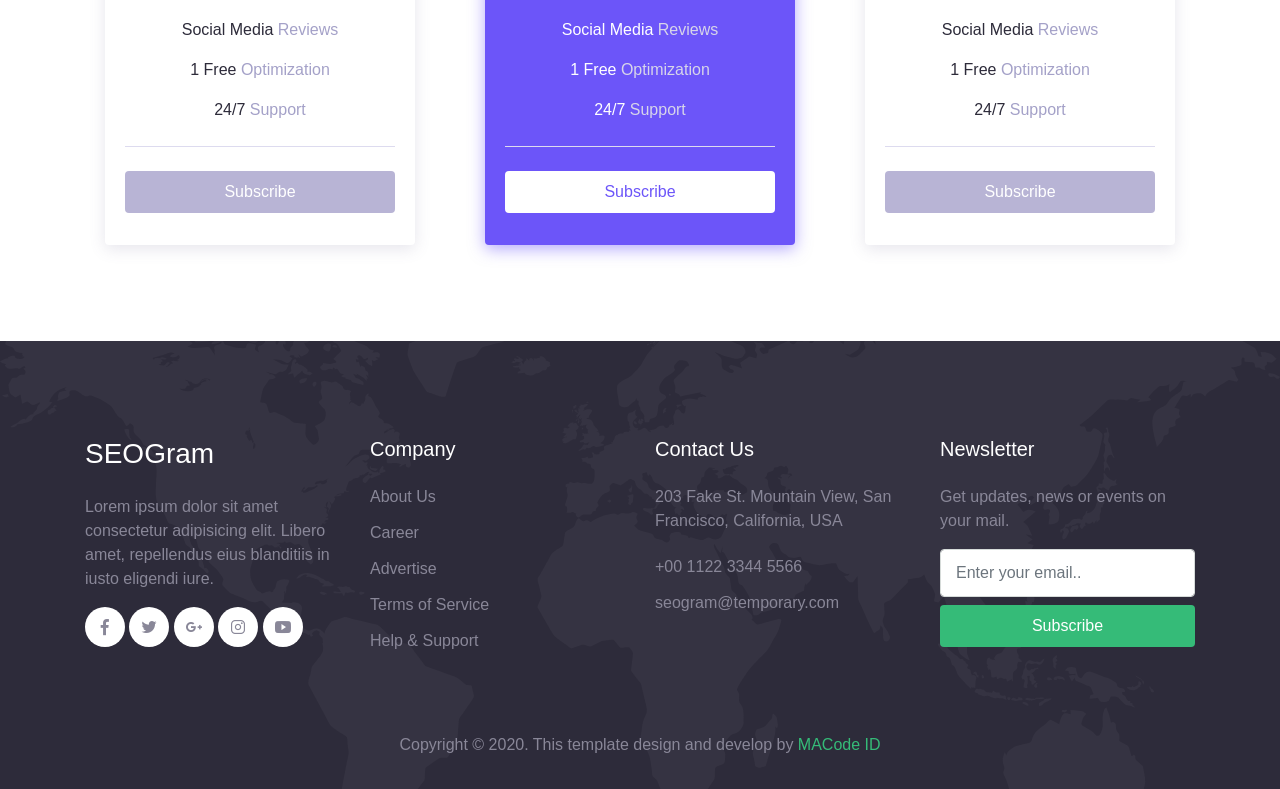
<file: about.html>
<!DOCTYPE html>
<html lang="en">
<head>
  <meta charset="UTF-8">
  <meta name="viewport" content="width=device-width, initial-scale=1.0">

  <meta http-equiv="X-UA-Compatible" content="ie=edge">

  <meta name="copyright" content="MACode ID, https://macodeid.com/">

  <title>SeoGram - SEO Agency Template</title>

  <link rel="stylesheet" href="../assets/css/maicons.css">

  <link rel="stylesheet" href="../assets/css/bootstrap.css">

  <link rel="stylesheet" href="../assets/vendor/animate/animate.css">

  <link rel="stylesheet" href="../assets/css/theme.css">
</head>
<body>
  
  <!-- Back to top button -->
  <div class="back-to-top"></div>

  <header>
    <nav class="navbar navbar-expand-lg navbar-light bg-white sticky" data-offset="300">
      <div class="container">
        <a href="#" class="navbar-brand">Seo<span class="text-primary">Gram.</span></a>

        <button class="navbar-toggler" data-toggle="collapse" data-target="#navbarContent" aria-controls="navbarContent" aria-expanded="false" aria-label="Toggle navigation">
          <span class="navbar-toggler-icon"></span>
        </button>

        <div class="navbar-collapse collapsed" id="navbarContent">
          <ul class="navbar-nav ml-auto">
            <li class="nav-item">
              <a class="nav-link" href="index.html">Home</a>
            </li>
            <li class="nav-item active">
              <a class="nav-link" href="about.html">About</a>
            </li>
            <li class="nav-item">
              <a class="nav-link" href="service.html">Services</a>
            </li>
            <li class="nav-item">
              <a class="nav-link" href="blog.html">Blog</a>
            </li>
            <li class="nav-item">
              <a class="nav-link" href="contact.html">Contact</a>
            </li>
            <li class="nav-item">
              <a class="btn btn-primary ml-lg-2" href="#">Free Analytics</a>
            </li>
          </ul>
        </div>

      </div>
    </nav>

    <div class="container">
      <div class="page-banner">
        <div class="row justify-content-center align-items-center h-100">
          <div class="col-md-6">
            <nav aria-label="Breadcrumb">
              <ul class="breadcrumb justify-content-center py-0 bg-transparent">
                <li class="breadcrumb-item"><a href="index.html">Home</a></li>
                <li class="breadcrumb-item active">About</li>
              </ul>
            </nav>
            <h1 class="text-center">About Us</h1>
          </div>
        </div>
      </div>
    </div>
  </header>

  <div class="page-section">
    <div class="container">
      <div class="row align-items-center">
        <div class="col-lg-6 py-3">
          <h2 class="title-section">The number #1 SEO Service Company</h2>
          <div class="divider"></div>

          <p>Lorem ipsum dolor sit amet, consetetur sadipscing elitr, sed diam nonumy eirmod tempor invidunt ut labore et dolore magna aliquyam erat, sed diam voluptua.</p>
          <p>At vero eos et accusam et justo duo dolores et ea rebum. Stet clita kasd gubergren.</p>
          <p>Lorem ipsum dolor sit amet consectetur adipisicing elit. Laborum nisi saepe eum ipsa. Tempore dolore itaque est blanditiis libero fugiat, ea nostrum nam at tempora quis, facilis officiis nemo mollitia.</p>
        </div>
        <div class="col-lg-6 py-3">
          <div class="img-fluid py-3 text-center">
            <img src="../assets/img/about_frame.png" alt="">
          </div>
        </div>
      </div>
    </div>
  </div>

  <div class="page-section">
    <div class="container">
      <div class="text-center">
        <div class="subhead">Pricing Plan</div>
        <h2 class="title-section">Choose plan the right for you</h2>
        <div class="divider mx-auto"></div>
      </div>
      <div class="row mt-5">
        <div class="col-lg-4 py-3">
          <div class="card-pricing">
            <div class="header">
              <div class="pricing-type">Basic</div>
              <div class="price">
                <span class="dollar">$</span>
                <h1>39<span class="suffix">.99</span></h1>
              </div>
              <h5>Per Month</h5>
            </div>
            <div class="body">
              <p>25 Analytics <span class="suffix">Campaign</span></p>
              <p>1,300 Change <span class="suffix">Keywords</span></p>
              <p>Social Media <span class="suffix">Reviews</span></p>
              <p>1 Free <span class="suffix">Optimization</span></p>
              <p>24/7 <span class="suffix">Support</span></p>
            </div>
            <div class="footer">
              <a href="#" class="btn btn-pricing btn-block">Subscribe</a>
            </div>
          </div>
        </div>

        <div class="col-lg-4 py-3">
          <div class="card-pricing marked">
            <div class="header">
              <div class="pricing-type">Standar</div>
              <div class="price">
                <span class="dollar">$</span>
                <h1>59<span class="suffix">.99</span></h1>
              </div>
              <h5>Per Month</h5>
            </div>
            <div class="body">
              <p>25 Analytics <span class="suffix">Campaign</span></p>
              <p>1,300 Change <span class="suffix">Keywords</span></p>
              <p>Social Media <span class="suffix">Reviews</span></p>
              <p>1 Free <span class="suffix">Optimization</span></p>
              <p>24/7 <span class="suffix">Support</span></p>
            </div>
            <div class="footer">
              <a href="#" class="btn btn-pricing btn-block">Subscribe</a>
            </div>
          </div>
        </div>

        <div class="col-lg-4 py-3">
          <div class="card-pricing">
            <div class="header">
              <div class="pricing-type">Professional</div>
              <div class="price">
                <span class="dollar">$</span>
                <h1>99<span class="suffix">.99</span></h1>
              </div>
              <h5>Per Month</h5>
            </div>
            <div class="body">
              <p>25 Analytics <span class="suffix">Campaign</span></p>
              <p>1,300 Change <span class="suffix">Keywords</span></p>
              <p>Social Media <span class="suffix">Reviews</span></p>
              <p>1 Free <span class="suffix">Optimization</span></p>
              <p>24/7 <span class="suffix">Support</span></p>
            </div>
            <div class="footer">
              <a href="#" class="btn btn-pricing btn-block">Subscribe</a>
            </div>
          </div>
        </div>

      </div>
    </div> <!-- .container -->
  </div> <!-- .page-section -->

  <footer class="page-footer bg-image" style="background-image: url(../assets/img/world_pattern.svg);">
    <div class="container">
      <div class="row mb-5">
        <div class="col-lg-3 py-3">
          <h3>SEOGram</h3>
          <p>Lorem ipsum dolor sit amet consectetur adipisicing elit. Libero amet, repellendus eius blanditiis in iusto eligendi iure.</p>

          <div class="social-media-button">
            <a href="#"><span class="mai-logo-facebook-f"></span></a>
            <a href="#"><span class="mai-logo-twitter"></span></a>
            <a href="#"><span class="mai-logo-google-plus-g"></span></a>
            <a href="#"><span class="mai-logo-instagram"></span></a>
            <a href="#"><span class="mai-logo-youtube"></span></a>
          </div>
        </div>
        <div class="col-lg-3 py-3">
          <h5>Company</h5>
          <ul class="footer-menu">
            <li><a href="#">About Us</a></li>
            <li><a href="#">Career</a></li>
            <li><a href="#">Advertise</a></li>
            <li><a href="#">Terms of Service</a></li>
            <li><a href="#">Help & Support</a></li>
          </ul>
        </div>
        <div class="col-lg-3 py-3">
          <h5>Contact Us</h5>
          <p>203 Fake St. Mountain View, San Francisco, California, USA</p>
          <a href="#" class="footer-link">+00 1122 3344 5566</a>
          <a href="#" class="footer-link">seogram@temporary.com</a>
        </div>
        <div class="col-lg-3 py-3">
          <h5>Newsletter</h5>
          <p>Get updates, news or events on your mail.</p>
          <form action="#">
            <input type="text" class="form-control" placeholder="Enter your email..">
            <button type="submit" class="btn btn-success btn-block mt-2">Subscribe</button>
          </form>
        </div>
      </div>

      <p class="text-center" id="copyright">Copyright &copy; 2020. This template design and develop by <a href="https://macodeid.com/" target="_blank">MACode ID</a></p>
    </div>
  </footer>

<script src="../assets/js/jquery-3.5.1.min.js"></script>

<script src="../assets/js/bootstrap.bundle.min.js"></script>

<script src="../assets/js/google-maps.js"></script>

<script src="../assets/vendor/wow/wow.min.js"></script>

<script src="../assets/js/theme.js"></script>

</body>
</html>
</file>
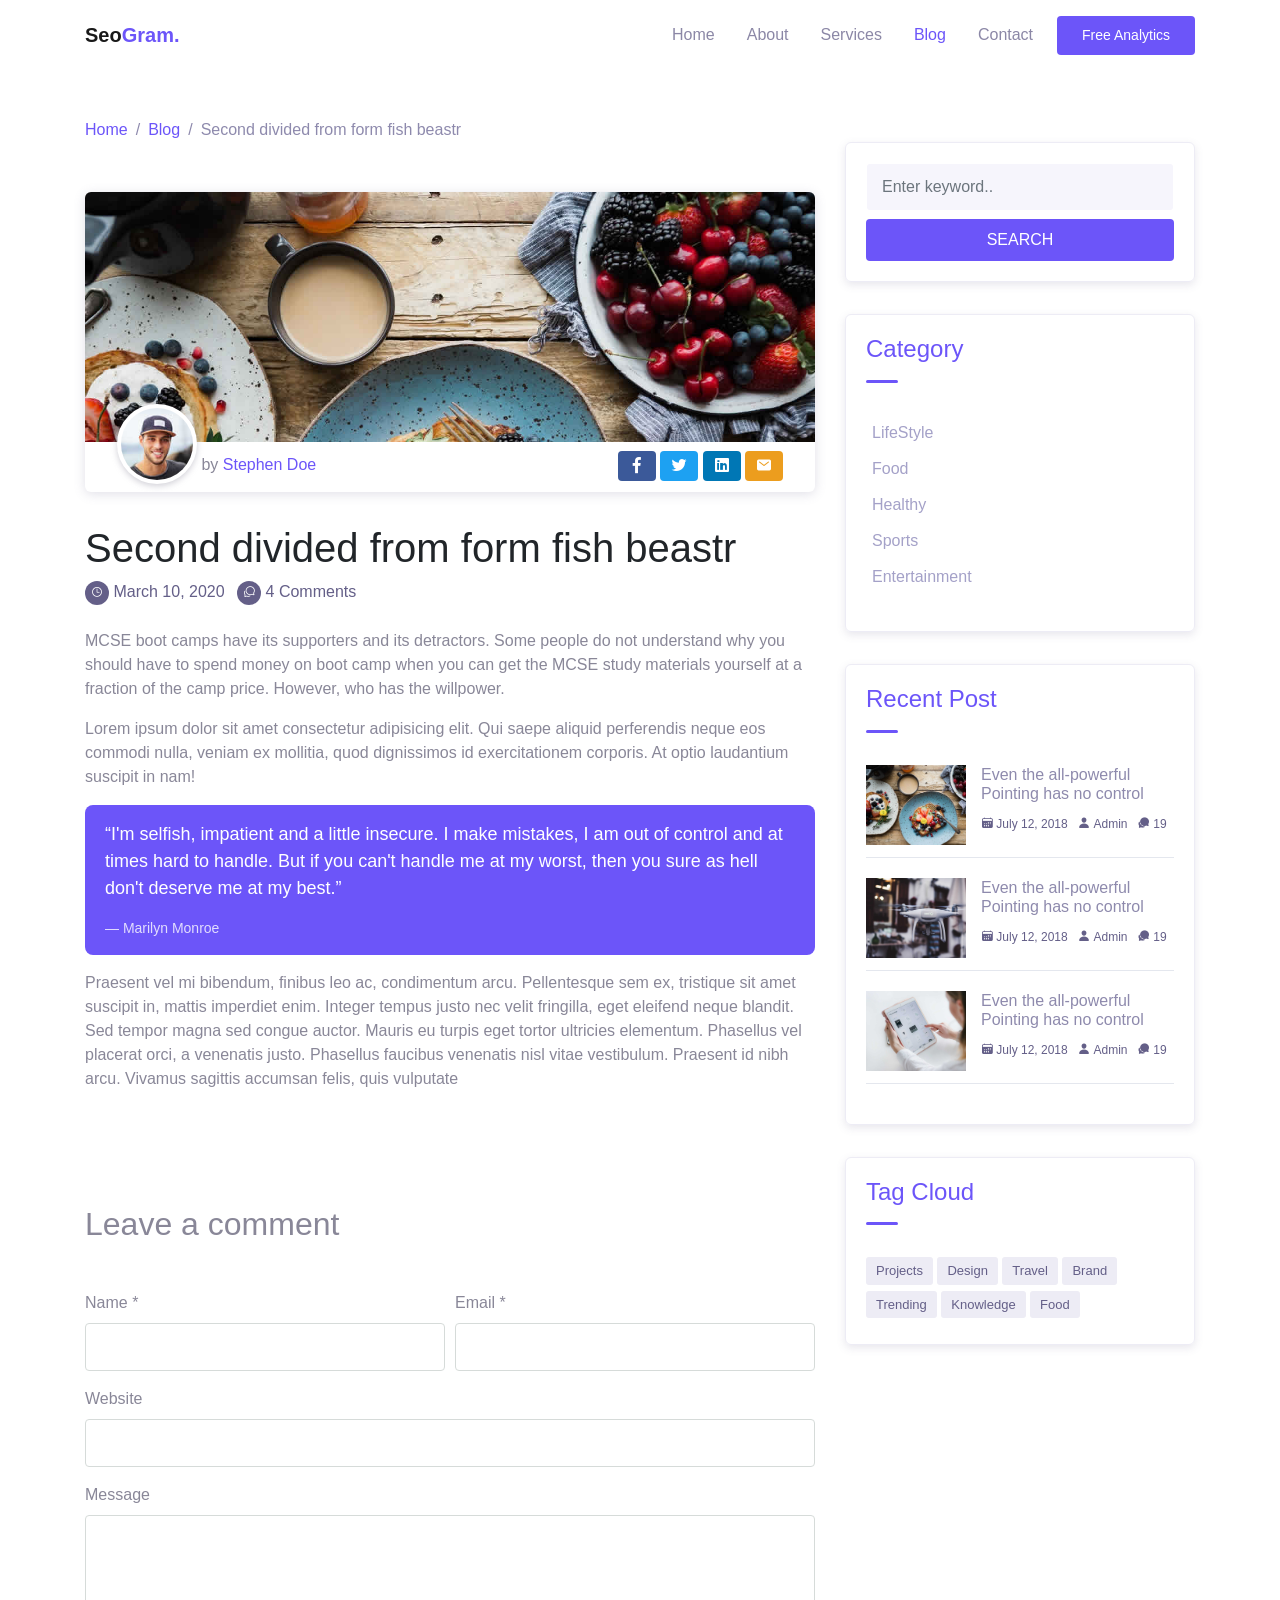
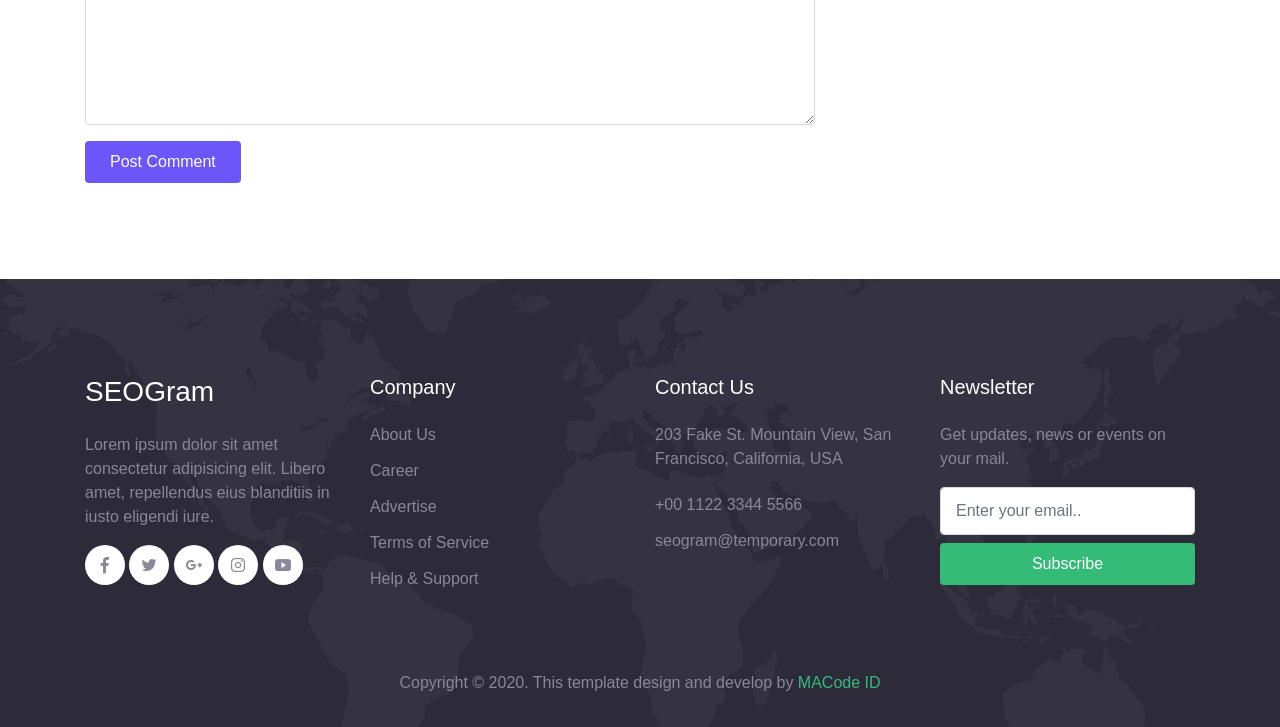
<file: blog-details.html>
<!DOCTYPE html>
<html lang="en">
<head>
  <meta charset="UTF-8">
  <meta name="viewport" content="width=device-width, initial-scale=1.0">

  <meta http-equiv="X-UA-Compatible" content="ie=edge">

  <meta name="copyright" content="MACode ID, https://macodeid.com/">

  <title>SeoGram - SEO Agency Template</title>

  <link rel="stylesheet" href="../assets/css/maicons.css">

  <link rel="stylesheet" href="../assets/css/bootstrap.css">

  <link rel="stylesheet" href="../assets/vendor/animate/animate.css">

  <link rel="stylesheet" href="../assets/css/theme.css">
</head>
<body>

  <!-- Back to top button -->
  <div class="back-to-top"></div>
  
  <header>
    <nav class="navbar navbar-expand-lg navbar-light bg-white sticky" data-offset="300">
      <div class="container">
        <a href="#" class="navbar-brand">Seo<span class="text-primary">Gram.</span></a>

        <button class="navbar-toggler" data-toggle="collapse" data-target="#navbarContent" aria-controls="navbarContent" aria-expanded="false" aria-label="Toggle navigation">
          <span class="navbar-toggler-icon"></span>
        </button>

        <div class="navbar-collapse collapsed" id="navbarContent">
          <ul class="navbar-nav ml-auto">
            <li class="nav-item">
              <a class="nav-link" href="index.html">Home</a>
            </li>
            <li class="nav-item">
              <a class="nav-link" href="about.html">About</a>
            </li>
            <li class="nav-item">
              <a class="nav-link" href="service.html">Services</a>
            </li>
            <li class="nav-item active">
              <a class="nav-link" href="blog.html">Blog</a>
            </li>
            <li class="nav-item">
              <a class="nav-link" href="contact.html">Contact</a>
            </li>
            <li class="nav-item">
              <a class="btn btn-primary ml-lg-2" href="#">Free Analytics</a>
            </li>
          </ul>
        </div>

      </div>
    </nav>
  </header>

  <div class="page-section pt-5">
    <div class="container">
      <nav aria-label="Breadcrumb">
        <ul class="breadcrumb p-0 mb-0 bg-transparent">
          <li class="breadcrumb-item"><a href="index.html">Home</a></li>
          <li class="breadcrumb-item"><a href="blog.html">Blog</a></li>
          <li class="breadcrumb-item active">Second divided from form fish beastr</li>
        </ul>
      </nav>
      
      <div class="row">
        <div class="col-lg-8">
          <div class="blog-single-wrap">
            <div class="header">
              <div class="post-thumb">
                <img src="../assets/img/blog/blog-1.jpg" alt="">
              </div>
              <div class="meta-header">
                <div class="post-author">
                  <div class="avatar">
                    <img src="../assets/img/person/person_1.jpg" alt="">
                  </div>
                  by <a href="#">Stephen Doe</a>
                </div>

                <div class="post-sharer">
                  <a href="#" class="btn social-facebook"><span class="mai-logo-facebook-f"></span></a>
                  <a href="#" class="btn social-twitter"><span class="mai-logo-twitter"></span></a>
                  <a href="#" class="btn social-linkedin"><span class="mai-logo-linkedin"></span></a>
                  <a href="#" class="btn"><span class="mai-mail"></span></a>
                </div>
              </div>
            </div>
            <h1 class="post-title">Second divided from form fish beastr</h1>
            <div class="post-meta">
              <div class="post-date">
                <span class="icon">
                  <span class="mai-time-outline"></span>
                </span> <a href="#">March 10, 2020</a>
              </div>
              <div class="post-comment-count ml-2">
                <span class="icon">
                  <span class="mai-chatbubbles-outline"></span>
                </span> <a href="#">4 Comments</a>
              </div>
            </div>
            <div class="post-content">
              <p>MCSE boot camps have its supporters and its detractors. Some people do not understand why you should have to spend money on boot camp when you can get the MCSE study materials yourself at a fraction of the camp price. However, who has the willpower.</p>
              <p>Lorem ipsum dolor sit amet consectetur adipisicing elit. Qui saepe aliquid perferendis neque eos commodi nulla, veniam ex mollitia, quod dignissimos id exercitationem corporis. At optio laudantium suscipit in nam!</p>
              <blockquote class="quote">“I'm selfish, impatient and a little insecure. I make mistakes, I am out of control and at times hard to handle. But if you can't handle me at my worst, then you sure as hell don't deserve me at my best.”
              <span class="author">― Marilyn Monroe</span></blockquote>
              <p>Praesent vel mi bibendum, finibus leo ac, condimentum arcu. Pellentesque sem ex, tristique sit amet suscipit in, mattis imperdiet enim. Integer tempus justo nec velit fringilla, eget eleifend neque blandit. Sed tempor magna sed congue auctor. Mauris eu turpis eget tortor ultricies elementum. Phasellus vel placerat orci, a venenatis justo. Phasellus faucibus venenatis nisl vitae vestibulum. Praesent id nibh arcu. Vivamus sagittis accumsan felis, quis vulputate</p>
            </div>
          </div>

          <div class="comment-form-wrap pt-5">
            <h2 class="mb-5">Leave a comment</h2>
            <form action="#" class="">
              <div class="form-row form-group">
                <div class="col-md-6">
                  <label for="name">Name *</label>
                  <input type="text" class="form-control" id="name">
                </div>
                <div class="col-md-6">
                  <label for="email">Email *</label>
                  <input type="email" class="form-control" id="email">
                </div>
              </div>
              <div class="form-group">
                <label for="website">Website</label>
                <input type="url" class="form-control" id="website">
              </div>
  
              <div class="form-group">
                <label for="message">Message</label>
                <textarea name="msg" id="message" cols="30" rows="8" class="form-control"></textarea>
              </div>
              <div class="form-group">
                <input type="submit" value="Post Comment" class="btn btn-primary">
              </div>
  
            </form>
          </div>

        </div>
        <div class="col-lg-4">
          <div class="widget">
            <!-- Widget search -->
            <div class="widget-box">
              <form action="#" class="search-widget">
                <input type="text" class="form-control" placeholder="Enter keyword..">
                <button type="submit" class="btn btn-primary btn-block">Search</button>
              </form>
            </div>

            <!-- Widget Categories -->
            <div class="widget-box">
              <h4 class="widget-title">Category</h4>
              <div class="divider"></div>

              <ul class="categories">
                <li><a href="#">LifeStyle</a></li>
                <li><a href="#">Food</a></li>
                <li><a href="#">Healthy</a></li>
                <li><a href="#">Sports</a></li>
                <li><a href="#">Entertainment</a></li>
              </ul>
            </div>

            <!-- Widget recent post -->
            <div class="widget-box">
              <h4 class="widget-title">Recent Post</h4>
              <div class="divider"></div>

              <div class="blog-item">
                  <a class="post-thumb" href="">
                    <img src="../assets/img/blog/blog-1.jpg" alt="">
                  </a>
                  <div class="content">
                    <h6 class="post-title"><a href="#">Even the all-powerful Pointing has no control</a></h6>
                    <div class="meta">
                      <a href="#"><span class="mai-calendar"></span> July 12, 2018</a>
                      <a href="#"><span class="mai-person"></span> Admin</a>
                      <a href="#"><span class="mai-chatbubbles"></span> 19</a>
                    </div>
                  </div>
              </div>

              <div class="blog-item">
                  <a class="post-thumb" href="">
                    <img src="../assets/img/blog/blog-2.jpg" alt="">
                  </a>
                  <div class="content">
                    <h6 class="post-title"><a href="#">Even the all-powerful Pointing has no control</a></h6>
                    <div class="meta">
                      <a href="#"><span class="mai-calendar"></span> July 12, 2018</a>
                      <a href="#"><span class="mai-person"></span> Admin</a>
                      <a href="#"><span class="mai-chatbubbles"></span> 19</a>
                    </div>
                  </div>
              </div>

              <div class="blog-item">
                  <a class="post-thumb" href="">
                    <img src="../assets/img/blog/blog-3.jpg" alt="">
                  </a>
                  <div class="content">
                    <h6 class="post-title"><a href="#">Even the all-powerful Pointing has no control</a></h6>
                    <div class="meta">
                      <a href="#"><span class="mai-calendar"></span> July 12, 2018</a>
                      <a href="#"><span class="mai-person"></span> Admin</a>
                      <a href="#"><span class="mai-chatbubbles"></span> 19</a>
                    </div>
                  </div>
              </div>

            </div>

            <!-- Widget Tag Cloud -->
            <div class="widget-box">
              <h4 class="widget-title">Tag Cloud</h4>
              <div class="divider"></div>

              <div class="tag-clouds">
                <a href="#" class="tag-cloud-link">Projects</a>
                <a href="#" class="tag-cloud-link">Design</a>
                <a href="#" class="tag-cloud-link">Travel</a>
                <a href="#" class="tag-cloud-link">Brand</a>
                <a href="#" class="tag-cloud-link">Trending</a>
                <a href="#" class="tag-cloud-link">Knowledge</a>
                <a href="#" class="tag-cloud-link">Food</a>
              </div>
            </div>

          </div>
        </div>
      </div>

    </div>
  </div>

  <footer class="page-footer bg-image" style="background-image: url(../assets/img/world_pattern.svg);">
    <div class="container">
      <div class="row mb-5">
        <div class="col-lg-3 py-3">
          <h3>SEOGram</h3>
          <p>Lorem ipsum dolor sit amet consectetur adipisicing elit. Libero amet, repellendus eius blanditiis in iusto eligendi iure.</p>

          <div class="social-media-button">
            <a href="#"><span class="mai-logo-facebook-f"></span></a>
            <a href="#"><span class="mai-logo-twitter"></span></a>
            <a href="#"><span class="mai-logo-google-plus-g"></span></a>
            <a href="#"><span class="mai-logo-instagram"></span></a>
            <a href="#"><span class="mai-logo-youtube"></span></a>
          </div>
        </div>
        <div class="col-lg-3 py-3">
          <h5>Company</h5>
          <ul class="footer-menu">
            <li><a href="#">About Us</a></li>
            <li><a href="#">Career</a></li>
            <li><a href="#">Advertise</a></li>
            <li><a href="#">Terms of Service</a></li>
            <li><a href="#">Help & Support</a></li>
          </ul>
        </div>
        <div class="col-lg-3 py-3">
          <h5>Contact Us</h5>
          <p>203 Fake St. Mountain View, San Francisco, California, USA</p>
          <a href="#" class="footer-link">+00 1122 3344 5566</a>
          <a href="#" class="footer-link">seogram@temporary.com</a>
        </div>
        <div class="col-lg-3 py-3">
          <h5>Newsletter</h5>
          <p>Get updates, news or events on your mail.</p>
          <form action="#">
            <input type="text" class="form-control" placeholder="Enter your email..">
            <button type="submit" class="btn btn-success btn-block mt-2">Subscribe</button>
          </form>
        </div>
      </div>

      <p class="text-center" id="copyright">Copyright &copy; 2020. This template design and develop by <a href="https://macodeid.com/" target="_blank">MACode ID</a></p>
    </div>
  </footer>

<script src="../assets/js/jquery-3.5.1.min.js"></script>

<script src="../assets/js/bootstrap.bundle.min.js"></script>

<script src="../assets/js/google-maps.js"></script>

<script src="../assets/vendor/wow/wow.min.js"></script>

<script src="../assets/js/theme.js"></script>

</body>
</html>
</file>
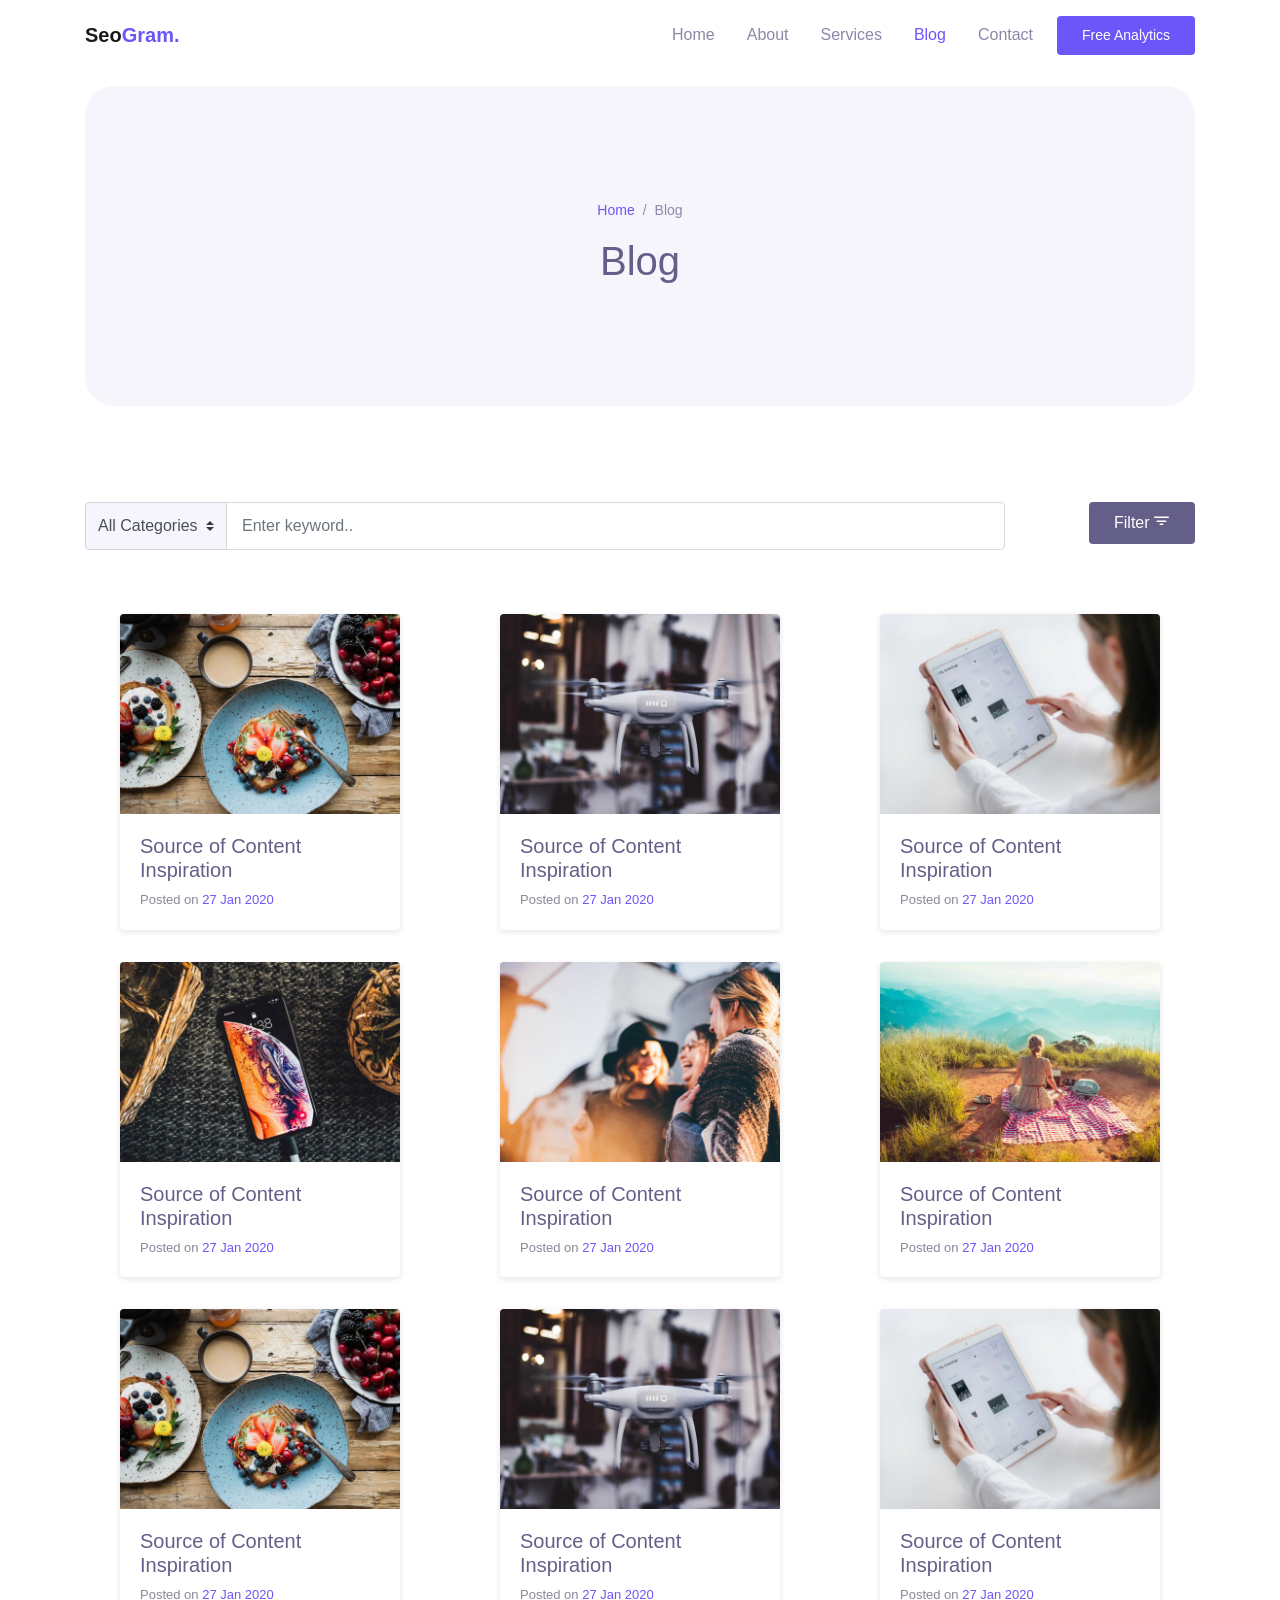
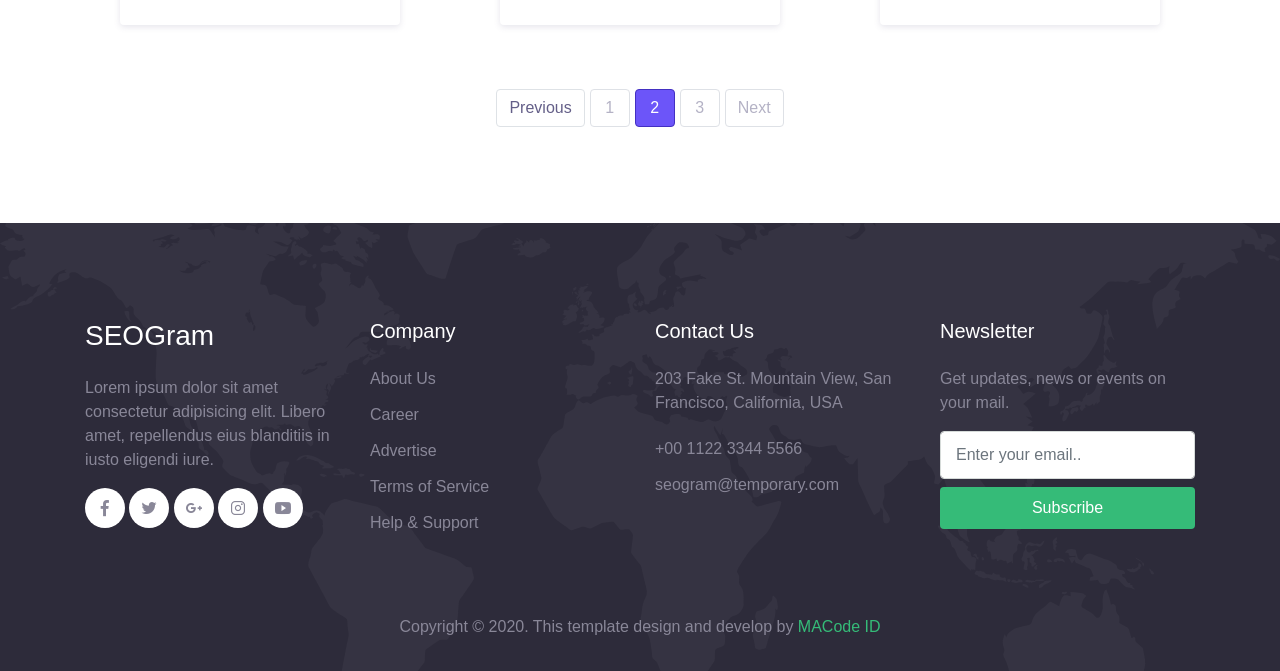
<file: blog.html>
<!DOCTYPE html>
<html lang="en">
<head>
  <meta charset="UTF-8">
  <meta name="viewport" content="width=device-width, initial-scale=1.0">

  <meta http-equiv="X-UA-Compatible" content="ie=edge">

  <meta name="copyright" content="MACode ID, https://macodeid.com/">

  <title>SeoGram - SEO Agency Template</title>

  <link rel="stylesheet" href="../assets/css/maicons.css">

  <link rel="stylesheet" href="../assets/css/bootstrap.css">

  <link rel="stylesheet" href="../assets/vendor/animate/animate.css">

  <link rel="stylesheet" href="../assets/css/theme.css">
</head>
<body>

  <!-- Back to top button -->
  <div class="back-to-top"></div>
  
  <header>
    <nav class="navbar navbar-expand-lg navbar-light bg-white sticky" data-offset="300">
      <div class="container">
        <a href="#" class="navbar-brand">Seo<span class="text-primary">Gram.</span></a>

        <button class="navbar-toggler" data-toggle="collapse" data-target="#navbarContent" aria-controls="navbarContent" aria-expanded="false" aria-label="Toggle navigation">
          <span class="navbar-toggler-icon"></span>
        </button>

        <div class="navbar-collapse collapsed" id="navbarContent">
          <ul class="navbar-nav ml-auto">
            <li class="nav-item">
              <a class="nav-link" href="index.html">Home</a>
            </li>
            <li class="nav-item">
              <a class="nav-link" href="about.html">About</a>
            </li>
            <li class="nav-item">
              <a class="nav-link" href="service.html">Services</a>
            </li>
            <li class="nav-item active">
              <a class="nav-link" href="blog.html">Blog</a>
            </li>
            <li class="nav-item">
              <a class="nav-link" href="contact.html">Contact</a>
            </li>
            <li class="nav-item">
              <a class="btn btn-primary ml-lg-2" href="#">Free Analytics</a>
            </li>
          </ul>
        </div>

      </div>
    </nav>

    <div class="container">
      <div class="page-banner">
        <div class="row justify-content-center align-items-center h-100">
          <div class="col-md-6">
            <nav aria-label="Breadcrumb">
              <ul class="breadcrumb justify-content-center py-0 bg-transparent">
                <li class="breadcrumb-item"><a href="index.html">Home</a></li>
                <li class="breadcrumb-item active">Blog</li>
              </ul>
            </nav>
            <h1 class="text-center">Blog</h1>
          </div>
        </div>
      </div>
    </div>
  </header>

  <div class="page-section">
    <div class="container">
      <div class="row">
        <div class="col-sm-10">
          <form action="#" class="form-search-blog">
            <div class="input-group">
              <div class="input-group-prepend">
                <select id="categories" class="custom-select bg-light">
                  <option>All Categories</option>
                  <option value="travel">Travel</option>
                  <option value="lifestyle">LifeStyle</option>
                  <option value="healthy">Healthy</option>
                  <option value="food">Food</option>
                </select>
              </div>
              <input type="text" class="form-control" placeholder="Enter keyword..">
            </div>
          </form>
        </div>
        <div class="col-sm-2 text-sm-right">
          <button class="btn btn-secondary">Filter <span class="mai-filter"></span></button>
        </div>
      </div>

      <div class="row my-5">
        <div class="col-lg-4 py-3">
          <div class="card-blog">
            <div class="header">
              <div class="post-thumb">
                <img src="../assets/img/blog/blog-1.jpg" alt="">
              </div>
            </div>
            <div class="body">
              <h5 class="post-title"><a href="blog-details.html">Source of Content Inspiration</a></h5>
              <div class="post-date">Posted on <a href="#">27 Jan 2020</a></div>
            </div>
          </div>
        </div>
        
        <div class="col-lg-4 py-3">
          <div class="card-blog">
            <div class="header">
              <div class="post-thumb">
                <img src="../assets/img/blog/blog-2.jpg" alt="">
              </div>
            </div>
            <div class="body">
              <h5 class="post-title"><a href="blog-details.html">Source of Content Inspiration</a></h5>
              <div class="post-date">Posted on <a href="#">27 Jan 2020</a></div>
            </div>
          </div>
        </div>

        <div class="col-lg-4 py-3">
          <div class="card-blog">
            <div class="header">
              <div class="post-thumb">
                <img src="../assets/img/blog/blog-3.jpg" alt="">
              </div>
            </div>
            <div class="body">
              <h5 class="post-title"><a href="blog-details.html">Source of Content Inspiration</a></h5>
              <div class="post-date">Posted on <a href="#">27 Jan 2020</a></div>
            </div>
          </div>
        </div>

        <div class="col-lg-4 py-3">
          <div class="card-blog">
            <div class="header">
              <div class="post-thumb">
                <img src="../assets/img/blog/blog-4.jpg" alt="">
              </div>
            </div>
            <div class="body">
              <h5 class="post-title"><a href="blog-details.html">Source of Content Inspiration</a></h5>
              <div class="post-date">Posted on <a href="#">27 Jan 2020</a></div>
            </div>
          </div>
        </div>
        
        <div class="col-lg-4 py-3">
          <div class="card-blog">
            <div class="header">
              <div class="post-thumb">
                <img src="../assets/img/blog/blog-5.jpg" alt="">
              </div>
            </div>
            <div class="body">
              <h5 class="post-title"><a href="blog-details.html">Source of Content Inspiration</a></h5>
              <div class="post-date">Posted on <a href="#">27 Jan 2020</a></div>
            </div>
          </div>
        </div>

        <div class="col-lg-4 py-3">
          <div class="card-blog">
            <div class="header">
              <div class="post-thumb">
                <img src="../assets/img/blog/blog-6.jpg" alt="">
              </div>
            </div>
            <div class="body">
              <h5 class="post-title"><a href="blog-details.html">Source of Content Inspiration</a></h5>
              <div class="post-date">Posted on <a href="#">27 Jan 2020</a></div>
            </div>
          </div>
        </div>

        <div class="col-lg-4 py-3">
          <div class="card-blog">
            <div class="header">
              <div class="post-thumb">
                <img src="../assets/img/blog/blog-1.jpg" alt="">
              </div>
            </div>
            <div class="body">
              <h5 class="post-title"><a href="blog-details.html">Source of Content Inspiration</a></h5>
              <div class="post-date">Posted on <a href="#">27 Jan 2020</a></div>
            </div>
          </div>
        </div>
        
        <div class="col-lg-4 py-3">
          <div class="card-blog">
            <div class="header">
              <div class="post-thumb">
                <img src="../assets/img/blog/blog-2.jpg" alt="">
              </div>
            </div>
            <div class="body">
              <h5 class="post-title"><a href="blog-details.html">Source of Content Inspiration</a></h5>
              <div class="post-date">Posted on <a href="#">27 Jan 2020</a></div>
            </div>
          </div>
        </div>

        <div class="col-lg-4 py-3">
          <div class="card-blog">
            <div class="header">
              <div class="post-thumb">
                <img src="../assets/img/blog/blog-3.jpg" alt="">
              </div>
            </div>
            <div class="body">
              <h5 class="post-title"><a href="blog-details.html">Source of Content Inspiration</a></h5>
              <div class="post-date">Posted on <a href="#">27 Jan 2020</a></div>
            </div>
          </div>
        </div>

      </div>

      <nav aria-label="Page Navigation">
        <ul class="pagination justify-content-center">
          <li class="page-item disabled">
            <a class="page-link" href="#" tabindex="-1" aria-disabled="true">Previous</a>
          </li>
          <li class="page-item"><a class="page-link" href="#">1</a></li>
          <li class="page-item active" aria-current="page">
            <a class="page-link" href="#">2 <span class="sr-only">(current)</span></a>
          </li>
          <li class="page-item"><a class="page-link" href="#">3</a></li>
          <li class="page-item">
            <a class="page-link" href="#">Next</a>
          </li>
        </ul>
      </nav>

    </div>
  </div>

  <footer class="page-footer bg-image" style="background-image: url(../assets/img/world_pattern.svg);">
    <div class="container">
      <div class="row mb-5">
        <div class="col-lg-3 py-3">
          <h3>SEOGram</h3>
          <p>Lorem ipsum dolor sit amet consectetur adipisicing elit. Libero amet, repellendus eius blanditiis in iusto eligendi iure.</p>

          <div class="social-media-button">
            <a href="#"><span class="mai-logo-facebook-f"></span></a>
            <a href="#"><span class="mai-logo-twitter"></span></a>
            <a href="#"><span class="mai-logo-google-plus-g"></span></a>
            <a href="#"><span class="mai-logo-instagram"></span></a>
            <a href="#"><span class="mai-logo-youtube"></span></a>
          </div>
        </div>
        <div class="col-lg-3 py-3">
          <h5>Company</h5>
          <ul class="footer-menu">
            <li><a href="#">About Us</a></li>
            <li><a href="#">Career</a></li>
            <li><a href="#">Advertise</a></li>
            <li><a href="#">Terms of Service</a></li>
            <li><a href="#">Help & Support</a></li>
          </ul>
        </div>
        <div class="col-lg-3 py-3">
          <h5>Contact Us</h5>
          <p>203 Fake St. Mountain View, San Francisco, California, USA</p>
          <a href="#" class="footer-link">+00 1122 3344 5566</a>
          <a href="#" class="footer-link">seogram@temporary.com</a>
        </div>
        <div class="col-lg-3 py-3">
          <h5>Newsletter</h5>
          <p>Get updates, news or events on your mail.</p>
          <form action="#">
            <input type="text" class="form-control" placeholder="Enter your email..">
            <button type="submit" class="btn btn-success btn-block mt-2">Subscribe</button>
          </form>
        </div>
      </div>

      <p class="text-center" id="copyright">Copyright &copy; 2020. This template design and develop by <a href="https://macodeid.com/" target="_blank">MACode ID</a></p>
    </div>
  </footer>

<script src="../assets/js/jquery-3.5.1.min.js"></script>

<script src="../assets/js/bootstrap.bundle.min.js"></script>

<script src="../assets/js/google-maps.js"></script>

<script src="../assets/vendor/wow/wow.min.js"></script>

<script src="../assets/js/theme.js"></script>

</body>
</html>
</file>
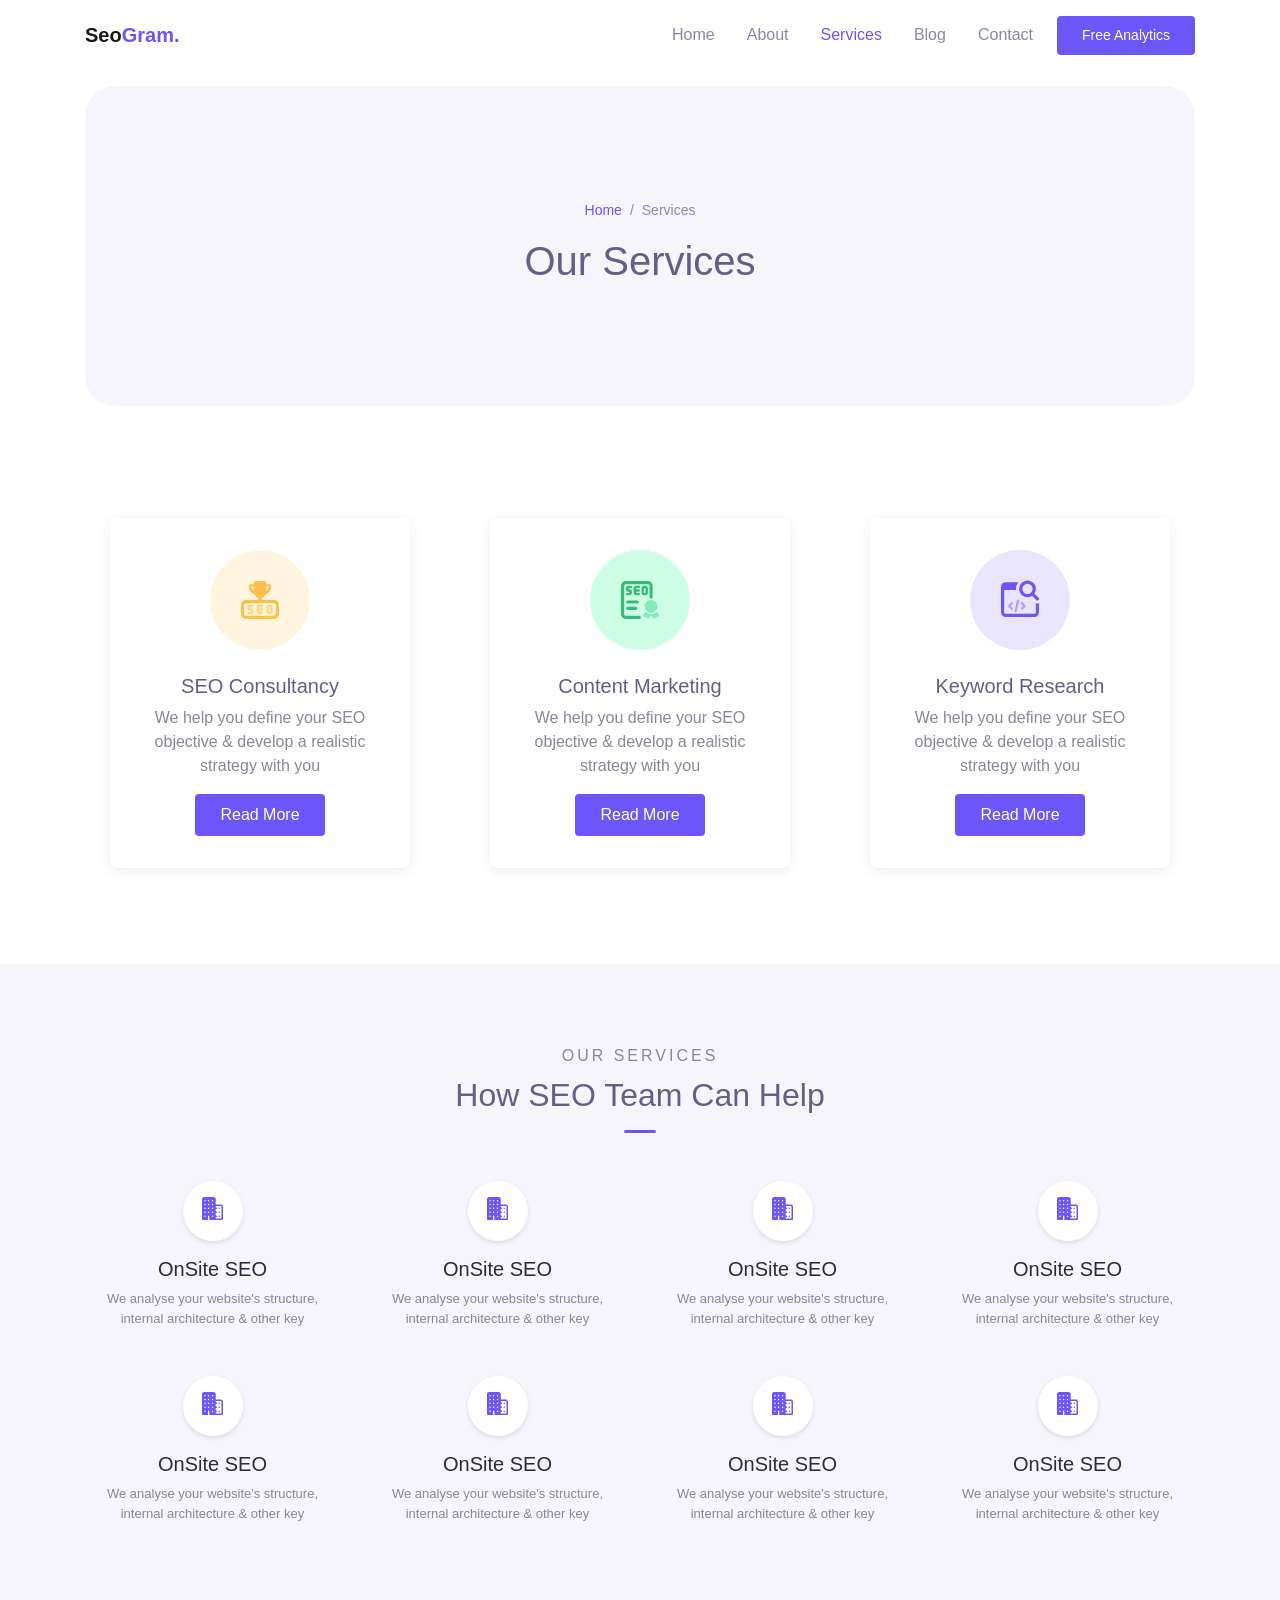
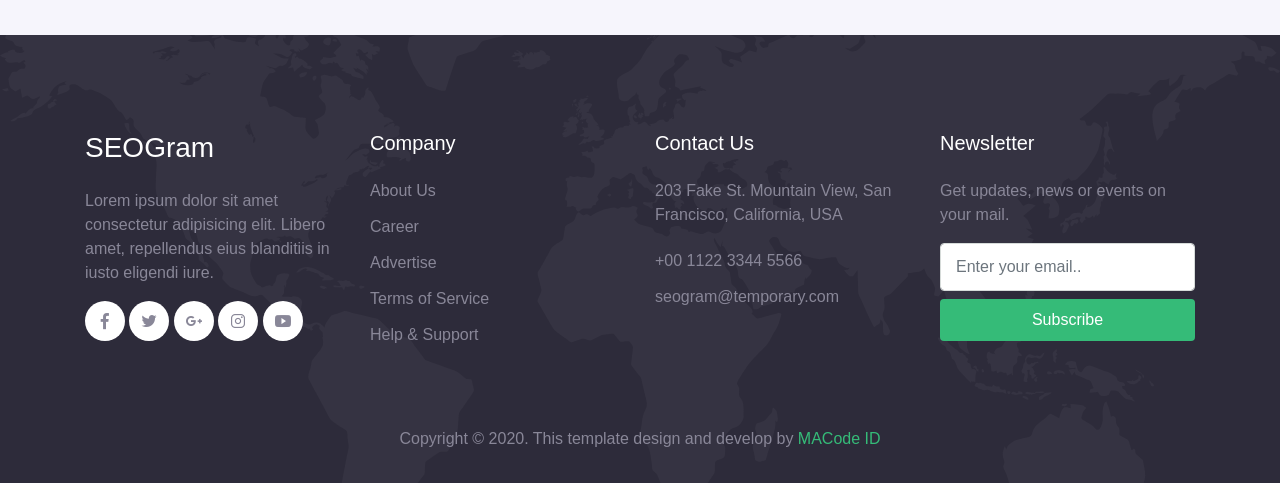
<file: service.html>
<!DOCTYPE html>
<html lang="en">
<head>
  <meta charset="UTF-8">
  <meta name="viewport" content="width=device-width, initial-scale=1.0">

  <meta http-equiv="X-UA-Compatible" content="ie=edge">

  <meta name="copyright" content="MACode ID, https://macodeid.com/">

  <title>SeoGram - SEO Agency Template</title>

  <link rel="stylesheet" href="../assets/css/maicons.css">

  <link rel="stylesheet" href="../assets/css/bootstrap.css">

  <link rel="stylesheet" href="../assets/vendor/animate/animate.css">

  <link rel="stylesheet" href="../assets/css/theme.css">
</head>
<body>

  <!-- Back to top button -->
  <div class="back-to-top"></div>
  
  <header>
    <nav class="navbar navbar-expand-lg navbar-light bg-white sticky" data-offset="300">
      <div class="container">
        <a href="#" class="navbar-brand">Seo<span class="text-primary">Gram.</span></a>

        <button class="navbar-toggler" data-toggle="collapse" data-target="#navbarContent" aria-controls="navbarContent" aria-expanded="false" aria-label="Toggle navigation">
          <span class="navbar-toggler-icon"></span>
        </button>

        <div class="navbar-collapse collapsed" id="navbarContent">
          <ul class="navbar-nav ml-auto">
            <li class="nav-item">
              <a class="nav-link" href="index.html">Home</a>
            </li>
            <li class="nav-item">
              <a class="nav-link" href="about.html">About</a>
            </li>
            <li class="nav-item active">
              <a class="nav-link" href="service.html">Services</a>
            </li>
            <li class="nav-item">
              <a class="nav-link" href="blog.html">Blog</a>
            </li>
            <li class="nav-item">
              <a class="nav-link" href="contact.html">Contact</a>
            </li>
            <li class="nav-item">
              <a class="btn btn-primary ml-lg-2" href="#">Free Analytics</a>
            </li>
          </ul>
        </div>

      </div>
    </nav>

    <div class="container">
      <div class="page-banner">
        <div class="row justify-content-center align-items-center h-100">
          <div class="col-md-6">
            <nav aria-label="Breadcrumb">
              <ul class="breadcrumb justify-content-center py-0 bg-transparent">
                <li class="breadcrumb-item"><a href="index.html">Home</a></li>
                <li class="breadcrumb-item active">Services</li>
              </ul>
            </nav>
            <h1 class="text-center">Our Services</h1>
          </div>
        </div>
      </div>
    </div>
  </header>

  <div class="page-section">
    <div class="container">
      <div class="row">
        <div class="col-lg-4">
          <div class="card-service">
            <div class="header">
              <img src="../assets/img/services/service-1.svg" alt="">
            </div>
            <div class="body">
              <h5 class="text-secondary">SEO Consultancy</h5>
              <p>We help you define your SEO objective & develop a realistic strategy with you</p>
              <a href="service.html" class="btn btn-primary">Read More</a>
            </div>
          </div>
        </div>
        <div class="col-lg-4">
          <div class="card-service">
            <div class="header">
              <img src="../assets/img/services/service-2.svg" alt="">
            </div>
            <div class="body">
              <h5 class="text-secondary">Content Marketing</h5>
              <p>We help you define your SEO objective & develop a realistic strategy with you</p>
              <a href="service.html" class="btn btn-primary">Read More</a>
            </div>
          </div>
        </div>
        <div class="col-lg-4">
          <div class="card-service">
            <div class="header">
              <img src="../assets/img/services/service-3.svg" alt="">
            </div>
            <div class="body">
              <h5 class="text-secondary">Keyword Research</h5>
              <p>We help you define your SEO objective & develop a realistic strategy with you</p>
              <a href="service.html" class="btn btn-primary">Read More</a>
            </div>
          </div>
        </div>
      </div>
    </div> <!-- .container -->
  </div> <!-- .page-section -->

  <div class="page-section bg-light">
    <div class="container">
      <div class="text-center">
        <div class="subhead">Our services</div>
        <h2 class="title-section">How SEO Team Can Help</h2>
        <div class="divider mx-auto"></div>

        <div class="row">
          <div class="col-sm-6 col-lg-4 col-xl-3 py-3">
            <div class="features">
              <div class="header mb-3">
                <span class="mai-business"></span>
              </div>
              <h5>OnSite SEO</h5>
              <p>We analyse your website's structure, internal architecture & other key</p>
            </div>
          </div>
          <div class="col-sm-6 col-lg-4 col-xl-3 py-3">
            <div class="features">
              <div class="header mb-3">
                <span class="mai-business"></span>
              </div>
              <h5>OnSite SEO</h5>
              <p>We analyse your website's structure, internal architecture & other key</p>
            </div>
          </div>
          <div class="col-sm-6 col-lg-4 col-xl-3 py-3">
            <div class="features">
              <div class="header mb-3">
                <span class="mai-business"></span>
              </div>
              <h5>OnSite SEO</h5>
              <p>We analyse your website's structure, internal architecture & other key</p>
            </div>
          </div>
          <div class="col-sm-6 col-lg-4 col-xl-3 py-3">
            <div class="features">
              <div class="header mb-3">
                <span class="mai-business"></span>
              </div>
              <h5>OnSite SEO</h5>
              <p>We analyse your website's structure, internal architecture & other key</p>
            </div>
          </div>
          <div class="col-sm-6 col-lg-4 col-xl-3 py-3">
            <div class="features">
              <div class="header mb-3">
                <span class="mai-business"></span>
              </div>
              <h5>OnSite SEO</h5>
              <p>We analyse your website's structure, internal architecture & other key</p>
            </div>
          </div>
          <div class="col-sm-6 col-lg-4 col-xl-3 py-3">
            <div class="features">
              <div class="header mb-3">
                <span class="mai-business"></span>
              </div>
              <h5>OnSite SEO</h5>
              <p>We analyse your website's structure, internal architecture & other key</p>
            </div>
          </div>
          <div class="col-sm-6 col-lg-4 col-xl-3 py-3">
            <div class="features">
              <div class="header mb-3">
                <span class="mai-business"></span>
              </div>
              <h5>OnSite SEO</h5>
              <p>We analyse your website's structure, internal architecture & other key</p>
            </div>
          </div>
          <div class="col-sm-6 col-lg-4 col-xl-3 py-3">
            <div class="features">
              <div class="header mb-3">
                <span class="mai-business"></span>
              </div>
              <h5>OnSite SEO</h5>
              <p>We analyse your website's structure, internal architecture & other key</p>
            </div>
          </div>
        </div>

      </div>
    </div> <!-- .container -->
  </div> <!-- .page-section -->

  <footer class="page-footer bg-image" style="background-image: url(../assets/img/world_pattern.svg);">
    <div class="container">
      <div class="row mb-5">
        <div class="col-lg-3 py-3">
          <h3>SEOGram</h3>
          <p>Lorem ipsum dolor sit amet consectetur adipisicing elit. Libero amet, repellendus eius blanditiis in iusto eligendi iure.</p>

          <div class="social-media-button">
            <a href="#"><span class="mai-logo-facebook-f"></span></a>
            <a href="#"><span class="mai-logo-twitter"></span></a>
            <a href="#"><span class="mai-logo-google-plus-g"></span></a>
            <a href="#"><span class="mai-logo-instagram"></span></a>
            <a href="#"><span class="mai-logo-youtube"></span></a>
          </div>
        </div>
        <div class="col-lg-3 py-3">
          <h5>Company</h5>
          <ul class="footer-menu">
            <li><a href="#">About Us</a></li>
            <li><a href="#">Career</a></li>
            <li><a href="#">Advertise</a></li>
            <li><a href="#">Terms of Service</a></li>
            <li><a href="#">Help & Support</a></li>
          </ul>
        </div>
        <div class="col-lg-3 py-3">
          <h5>Contact Us</h5>
          <p>203 Fake St. Mountain View, San Francisco, California, USA</p>
          <a href="#" class="footer-link">+00 1122 3344 5566</a>
          <a href="#" class="footer-link">seogram@temporary.com</a>
        </div>
        <div class="col-lg-3 py-3">
          <h5>Newsletter</h5>
          <p>Get updates, news or events on your mail.</p>
          <form action="#">
            <input type="text" class="form-control" placeholder="Enter your email..">
            <button type="submit" class="btn btn-success btn-block mt-2">Subscribe</button>
          </form>
        </div>
      </div>

      <p class="text-center" id="copyright">Copyright &copy; 2020. This template design and develop by <a href="https://macodeid.com/" target="_blank">MACode ID</a></p>
    </div>
  </footer>

<script src="../assets/js/jquery-3.5.1.min.js"></script>

<script src="../assets/js/bootstrap.bundle.min.js"></script>

<script src="../assets/js/google-maps.js"></script>

<script src="../assets/vendor/wow/wow.min.js"></script>

<script src="../assets/js/theme.js"></script>

</body>
</html>
</file>
<file: assets/css/maicons.css>
@font-face {
  font-family: 'maicons';
  src:  url('../fonts/maicons.eot?c9nlkl');
  src:  url('../fonts/maicons.eot?c9nlkl#iefix') format('embedded-opentype'),
    url('../fonts/maicons.ttf?c9nlkl') format('truetype'),
    url('../fonts/maicons.woff?c9nlkl') format('woff'),
    url('../fonts/maicons.svg?c9nlkl#maicons') format('svg');
  font-weight: normal;
  font-style: normal;
  font-display: block;
}

[class^="mai-"], [class*=" mai-"] {
  /* use !important to prevent issues with browser extensions that change fonts */
  font-family: 'maicons' !important;
  speak: none;
  font-style: normal;
  font-weight: normal;
  font-variant: normal;
  text-transform: none;
  line-height: 1;

  /* Better Font Rendering =========== */
  -webkit-font-smoothing: antialiased;
  -moz-osx-font-smoothing: grayscale;
}

.mai-add:before {
  content: "\e900";
}
.mai-add-circle:before {
  content: "\e901";
}
.mai-add-circle-outline:before {
  content: "\e902";
}
.mai-airplane:before {
  content: "\e903";
}
.mai-airplane-outline:before {
  content: "\e904";
}
.mai-alarm:before {
  content: "\e905";
}
.mai-alarm-outline:before {
  content: "\e906";
}
.mai-albums:before {
  content: "\e907";
}
.mai-albums-outline:before {
  content: "\e908";
}
.mai-alert:before {
  content: "\e909";
}
.mai-alert-circle:before {
  content: "\e90a";
}
.mai-alert-circle-outline:before {
  content: "\e90b";
}
.mai-analytics:before {
  content: "\e90c";
}
.mai-analytics-outline:before {
  content: "\e90d";
}
.mai-aperture:before {
  content: "\e90e";
}
.mai-aperture-outline:before {
  content: "\e90f";
}
.mai-apps:before {
  content: "\e910";
}
.mai-apps-outline:before {
  content: "\e911";
}
.mai-archive:before {
  content: "\e912";
}
.mai-archive-outline:before {
  content: "\e913";
}
.mai-arrow-back:before {
  content: "\e914";
}
.mai-arrow-back-circle:before {
  content: "\e915";
}
.mai-arrow-back-circle-outline:before {
  content: "\e916";
}
.mai-arrow-down:before {
  content: "\e917";
}
.mai-arrow-down-circle:before {
  content: "\e918";
}
.mai-arrow-down-circle-outline:before {
  content: "\e919";
}
.mai-arrow-forward:before {
  content: "\e91a";
}
.mai-arrow-forward-circle:before {
  content: "\e91b";
}
.mai-arrow-forward-circle-outline:before {
  content: "\e91c";
}
.mai-arrow-redo:before {
  content: "\e91d";
}
.mai-arrow-redo-circle:before {
  content: "\e91e";
}
.mai-arrow-redo-circle-outline:before {
  content: "\e91f";
}
.mai-arrow-redo-outline:before {
  content: "\e920";
}
.mai-arrow-undo:before {
  content: "\e921";
}
.mai-arrow-undo-circle:before {
  content: "\e922";
}
.mai-arrow-undo-circle-outline:before {
  content: "\e923";
}
.mai-arrow-undo-outline:before {
  content: "\e924";
}
.mai-arrow-up:before {
  content: "\e925";
}
.mai-arrow-up-circle:before {
  content: "\e926";
}
.mai-arrow-up-circle-outline:before {
  content: "\e927";
}
.mai-at:before {
  content: "\e928";
}
.mai-at-circle:before {
  content: "\e929";
}
.mai-at-circle-outline:before {
  content: "\e92a";
}
.mai-attach:before {
  content: "\e92b";
}
.mai-attach-outline:before {
  content: "\e92c";
}
.mai-backspace:before {
  content: "\e92d";
}
.mai-backspace-outline:before {
  content: "\e92e";
}
.mai-bandage:before {
  content: "\e92f";
}
.mai-bandage-outline:before {
  content: "\e930";
}
.mai-bar-chart:before {
  content: "\e932";
}
.mai-bar-chart-outline:before {
  content: "\e933";
}
.mai-barbell:before {
  content: "\e931";
}
.mai-barcode:before {
  content: "\e934";
}
.mai-barcode-outline:before {
  content: "\e935";
}
.mai-baseball:before {
  content: "\e936";
}
.mai-baseball-outline:before {
  content: "\e937";
}
.mai-basket:before {
  content: "\e938";
}
.mai-basket-outline:before {
  content: "\e93b";
}
.mai-basketball:before {
  content: "\e939";
}
.mai-basketball-outline:before {
  content: "\e93a";
}
.mai-battery-charging:before {
  content: "\e93c";
}
.mai-battery-dead:before {
  content: "\e93d";
}
.mai-battery-full:before {
  content: "\e93e";
}
.mai-battery-half:before {
  content: "\e93f";
}
.mai-beaker:before {
  content: "\e940";
}
.mai-beaker-outline:before {
  content: "\e941";
}
.mai-bed:before {
  content: "\e942";
}
.mai-bed-outline:before {
  content: "\e943";
}
.mai-beer:before {
  content: "\e944";
}
.mai-beer-outline:before {
  content: "\e945";
}
.mai-bicycle:before {
  content: "\e946";
}
.mai-bluetooth:before {
  content: "\e947";
}
.mai-boat:before {
  content: "\e948";
}
.mai-boat-outline:before {
  content: "\e949";
}
.mai-body:before {
  content: "\e94a";
}
.mai-body-outline:before {
  content: "\e94b";
}
.mai-bonfire:before {
  content: "\e94c";
}
.mai-bonfire-outline:before {
  content: "\e94d";
}
.mai-book:before {
  content: "\e94e";
}
.mai-book-outline:before {
  content: "\e953";
}
.mai-bookmark:before {
  content: "\e94f";
}
.mai-bookmark-outline:before {
  content: "\e950";
}
.mai-bookmarks:before {
  content: "\e951";
}
.mai-bookmarks-outline:before {
  content: "\e952";
}
.mai-briefcase:before {
  content: "\e954";
}
.mai-briefcase-outline:before {
  content: "\e955";
}
.mai-browsers:before {
  content: "\e956";
}
.mai-browsers-outline:before {
  content: "\e957";
}
.mai-brush:before {
  content: "\e958";
}
.mai-brush-outline:before {
  content: "\e959";
}
.mai-bug:before {
  content: "\e95a";
}
.mai-bug-outline:before {
  content: "\e95b";
}
.mai-build:before {
  content: "\e95c";
}
.mai-build-outline:before {
  content: "\e95d";
}
.mai-bulb:before {
  content: "\e95e";
}
.mai-bulb-outline:before {
  content: "\e95f";
}
.mai-bus:before {
  content: "\e960";
}
.mai-bus-outline:before {
  content: "\e963";
}
.mai-business:before {
  content: "\e961";
}
.mai-business-outline:before {
  content: "\e962";
}
.mai-cafe:before {
  content: "\e964";
}
.mai-cafe-outline:before {
  content: "\e965";
}
.mai-calculator:before {
  content: "\e966";
}
.mai-calculator-outline:before {
  content: "\e967";
}
.mai-calendar:before {
  content: "\e968";
}
.mai-calendar-outline:before {
  content: "\e969";
}
.mai-call:before {
  content: "\e96a";
}
.mai-call-outline:before {
  content: "\e96b";
}
.mai-camera:before {
  content: "\e96c";
}
.mai-camera-outline:before {
  content: "\e96d";
}
.mai-camera-reverse:before {
  content: "\e96e";
}
.mai-camera-reverse-outline:before {
  content: "\e96f";
}
.mai-car:before {
  content: "\e970";
}
.mai-car-outline:before {
  content: "\e97f";
}
.mai-car-sport:before {
  content: "\e980";
}
.mai-car-sport-outline:before {
  content: "\e981";
}
.mai-card:before {
  content: "\e971";
}
.mai-card-outline:before {
  content: "\e972";
}
.mai-caret-back:before {
  content: "\e973";
}
.mai-caret-back-circle:before {
  content: "\e974";
}
.mai-caret-back-circle-outline:before {
  content: "\e975";
}
.mai-caret-down:before {
  content: "\e976";
}
.mai-caret-down-circle:before {
  content: "\e977";
}
.mai-caret-down-circle-outline:before {
  content: "\e978";
}
.mai-caret-forward:before {
  content: "\e979";
}
.mai-caret-forward-circle:before {
  content: "\e97a";
}
.mai-caret-forward-circle-outline:before {
  content: "\e97b";
}
.mai-caret-up:before {
  content: "\e97c";
}
.mai-caret-up-circle:before {
  content: "\e97d";
}
.mai-caret-up-circle-outline:before {
  content: "\e97e";
}
.mai-cart:before {
  content: "\e982";
}
.mai-cart-outline:before {
  content: "\e983";
}
.mai-cash:before {
  content: "\e984";
}
.mai-cash-outline:before {
  content: "\e985";
}
.mai-chatbox:before {
  content: "\e986";
}
.mai-chatbox-ellipses:before {
  content: "\e987";
}
.mai-chatbox-ellipses-outline:before {
  content: "\e988";
}
.mai-chatbox-outline:before {
  content: "\e989";
}
.mai-chatbubble:before {
  content: "\e98a";
}
.mai-chatbubble-ellipses:before {
  content: "\e98b";
}
.mai-chatbubble-ellipses-outline:before {
  content: "\e98c";
}
.mai-chatbubble-outline:before {
  content: "\e98d";
}
.mai-chatbubbles:before {
  content: "\e98e";
}
.mai-chatbubbles-outline:before {
  content: "\e98f";
}
.mai-checkbox:before {
  content: "\e990";
}
.mai-checkbox-outline:before {
  content: "\e991";
}
.mai-checkmark:before {
  content: "\e992";
}
.mai-checkmark-circle:before {
  content: "\e993";
}
.mai-checkmark-circle-outline:before {
  content: "\e994";
}
.mai-checkmark-done:before {
  content: "\e995";
}
.mai-checkmark-done-circle:before {
  content: "\e996";
}
.mai-checkmark-done-circle-outline:before {
  content: "\e997";
}
.mai-chevron-back:before {
  content: "\e998";
}
.mai-chevron-back-circle:before {
  content: "\e999";
}
.mai-chevron-back-circle-outline:before {
  content: "\e99a";
}
.mai-chevron-down:before {
  content: "\e99b";
}
.mai-chevron-down-circle:before {
  content: "\e99c";
}
.mai-chevron-down-circle-outline:before {
  content: "\e99d";
}
.mai-chevron-forward:before {
  content: "\e99e";
}
.mai-chevron-forward-circle:before {
  content: "\e99f";
}
.mai-chevron-forward-circle-outline:before {
  content: "\e9a0";
}
.mai-chevron-up:before {
  content: "\e9a1";
}
.mai-chevron-up-circle:before {
  content: "\e9a2";
}
.mai-chevron-up-circle-outline:before {
  content: "\e9a3";
}
.mai-clipboard:before {
  content: "\e9a4";
}
.mai-clipboard-outline:before {
  content: "\e9a5";
}
.mai-close:before {
  content: "\e9a6";
}
.mai-close-circle:before {
  content: "\e9a7";
}
.mai-close-circle-outline:before {
  content: "\e9a8";
}
.mai-cloud:before {
  content: "\e9a9";
}
.mai-cloud-circle:before {
  content: "\e9aa";
}
.mai-cloud-circle-outline:before {
  content: "\e9ab";
}
.mai-cloud-done:before {
  content: "\e9ac";
}
.mai-cloud-done-outline:before {
  content: "\e9ad";
}
.mai-cloud-download:before {
  content: "\e9ae";
}
.mai-cloud-download-outline:before {
  content: "\e9af";
}
.mai-cloud-offline:before {
  content: "\e9b0";
}
.mai-cloud-offline-outline:before {
  content: "\e9b1";
}
.mai-cloud-outline:before {
  content: "\e9b2";
}
.mai-cloud-upload:before {
  content: "\e9b3";
}
.mai-cloud-upload-outline:before {
  content: "\e9b4";
}
.mai-cloudy:before {
  content: "\e9b5";
}
.mai-cloudy-night:before {
  content: "\e9b6";
}
.mai-cloudy-night-outline:before {
  content: "\e9b7";
}
.mai-cloudy-outline:before {
  content: "\e9b8";
}
.mai-code:before {
  content: "\e9b9";
}
.mai-code-download:before {
  content: "\e9ba";
}
.mai-code-slash:before {
  content: "\e9bb";
}
.mai-code-working:before {
  content: "\e9bc";
}
.mai-cog:before {
  content: "\e9bd";
}
.mai-color-fill:before {
  content: "\e9be";
}
.mai-color-fill-outline:before {
  content: "\e9bf";
}
.mai-color-filter:before {
  content: "\e9c0";
}
.mai-color-filter-outline:before {
  content: "\e9c1";
}
.mai-color-palette:before {
  content: "\e9c2";
}
.mai-color-palette-outline:before {
  content: "\e9c3";
}
.mai-color-wand:before {
  content: "\e9c4";
}
.mai-color-wand-outline:before {
  content: "\e9c5";
}
.mai-compass:before {
  content: "\e9c6";
}
.mai-compass-outline:before {
  content: "\e9c7";
}
.mai-construct:before {
  content: "\e9c8";
}
.mai-construct-outline:before {
  content: "\e9c9";
}
.mai-contract:before {
  content: "\e9ca";
}
.mai-contrast:before {
  content: "\e9cb";
}
.mai-copy:before {
  content: "\e9cc";
}
.mai-copy-outline:before {
  content: "\e9cd";
}
.mai-create:before {
  content: "\e9ce";
}
.mai-create-outline:before {
  content: "\e9cf";
}
.mai-crop:before {
  content: "\e9d0";
}
.mai-cube:before {
  content: "\e9d1";
}
.mai-cube-outline:before {
  content: "\e9d2";
}
.mai-cut:before {
  content: "\e9d3";
}
.mai-desktop:before {
  content: "\e9d4";
}
.mai-desktop-outline:before {
  content: "\e9d5";
}
.mai-disc:before {
  content: "\e9d6";
}
.mai-disc-outline:before {
  content: "\e9d7";
}
.mai-document:before {
  content: "\e9d8";
}
.mai-document-outline:before {
  content: "\e9d9";
}
.mai-document-text:before {
  content: "\e9dc";
}
.mai-document-text-outline:before {
  content: "\e9dd";
}
.mai-documents:before {
  content: "\e9da";
}
.mai-documents-outline:before {
  content: "\e9db";
}
.mai-download:before {
  content: "\e9de";
}
.mai-download-outline:before {
  content: "\e9df";
}
.mai-duplicate:before {
  content: "\e9e0";
}
.mai-duplicate-outline:before {
  content: "\e9e1";
}
.mai-ear:before {
  content: "\e9e2";
}
.mai-ear-outline:before {
  content: "\e9e3";
}
.mai-earth:before {
  content: "\e9e4";
}
.mai-earth-outline:before {
  content: "\e9e5";
}
.mai-easel:before {
  content: "\e9e6";
}
.mai-easel-outline:before {
  content: "\e9e7";
}
.mai-egg:before {
  content: "\e9e8";
}
.mai-egg-outline:before {
  content: "\e9e9";
}
.mai-ellipse:before {
  content: "\e9ea";
}
.mai-ellipse-outline:before {
  content: "\e9eb";
}
.mai-ellipsis-horizontal:before {
  content: "\e9ec";
}
.mai-ellipsis-horizontal-circle:before {
  content: "\e9ed";
}
.mai-ellipsis-vertical:before {
  content: "\e9ee";
}
.mai-ellipsis-vertical-circle:before {
  content: "\e9ef";
}
.mai-enter:before {
  content: "\e9f0";
}
.mai-enter-outline:before {
  content: "\e9f1";
}
.mai-exit:before {
  content: "\e9f2";
}
.mai-exit-outline:before {
  content: "\e9f3";
}
.mai-expand:before {
  content: "\e9f4";
}
.mai-eye:before {
  content: "\e9f5";
}
.mai-eye-off:before {
  content: "\e9f8";
}
.mai-eye-off-outline:before {
  content: "\e9f9";
}
.mai-eye-outline:before {
  content: "\e9fa";
}
.mai-eyedrop:before {
  content: "\e9f6";
}
.mai-eyedrop-outline:before {
  content: "\e9f7";
}
.mai-fast-food:before {
  content: "\e9fb";
}
.mai-fast-food-outline:before {
  content: "\e9fc";
}
.mai-female:before {
  content: "\e9fd";
}
.mai-file-tray:before {
  content: "\e9fe";
}
.mai-file-tray-full:before {
  content: "\e9ff";
}
.mai-file-tray-full-outline:before {
  content: "\ea00";
}
.mai-file-tray-outline:before {
  content: "\ea01";
}
.mai-film:before {
  content: "\ea02";
}
.mai-film-outline:before {
  content: "\ea03";
}
.mai-filter:before {
  content: "\ea04";
}
.mai-finger-print:before {
  content: "\ea05";
}
.mai-fitness:before {
  content: "\ea06";
}
.mai-fitness-outline:before {
  content: "\ea07";
}
.mai-flag:before {
  content: "\ea08";
}
.mai-flag-outline:before {
  content: "\ea09";
}
.mai-flame:before {
  content: "\ea0a";
}
.mai-flame-outline:before {
  content: "\ea0b";
}
.mai-flash:before {
  content: "\ea0c";
}
.mai-flash-off:before {
  content: "\ea0f";
}
.mai-flash-off-outline:before {
  content: "\ea10";
}
.mai-flash-outline:before {
  content: "\ea11";
}
.mai-flashlight:before {
  content: "\ea0d";
}
.mai-flashlight-outline:before {
  content: "\ea0e";
}
.mai-flask:before {
  content: "\ea12";
}
.mai-flask-outline:before {
  content: "\ea13";
}
.mai-flower:before {
  content: "\ea14";
}
.mai-flower-outline:before {
  content: "\ea15";
}
.mai-folder:before {
  content: "\ea16";
}
.mai-folder-open:before {
  content: "\ea17";
}
.mai-folder-open-outline:before {
  content: "\ea18";
}
.mai-folder-outline:before {
  content: "\ea19";
}
.mai-football:before {
  content: "\ea1a";
}
.mai-football-outline:before {
  content: "\ea1b";
}
.mai-funnel:before {
  content: "\ea1c";
}
.mai-funnel-outline:before {
  content: "\ea1d";
}
.mai-game-controller:before {
  content: "\ea1e";
}
.mai-game-controller-outline:before {
  content: "\ea1f";
}
.mai-gift:before {
  content: "\ea20";
}
.mai-gift-outline:before {
  content: "\ea21";
}
.mai-git-branch:before {
  content: "\ea22";
}
.mai-git-commit:before {
  content: "\ea23";
}
.mai-git-compare:before {
  content: "\ea24";
}
.mai-git-merge:before {
  content: "\ea25";
}
.mai-git-network:before {
  content: "\ea26";
}
.mai-git-pull-request:before {
  content: "\ea27";
}
.mai-glasses:before {
  content: "\ea28";
}
.mai-glasses-outline:before {
  content: "\ea29";
}
.mai-globe:before {
  content: "\ea2a";
}
.mai-globe-outline:before {
  content: "\ea2b";
}
.mai-golf:before {
  content: "\ea2c";
}
.mai-golf-outline:before {
  content: "\ea2d";
}
.mai-grid:before {
  content: "\ea2e";
}
.mai-grid-outline:before {
  content: "\ea2f";
}
.mai-hammer:before {
  content: "\ea30";
}
.mai-hammer-outline:before {
  content: "\ea31";
}
.mai-hand-left:before {
  content: "\ea32";
}
.mai-hand-left-outline:before {
  content: "\ea33";
}
.mai-hand-right:before {
  content: "\ea34";
}
.mai-hand-right-outline:before {
  content: "\ea35";
}
.mai-happy:before {
  content: "\ea36";
}
.mai-happy-outline:before {
  content: "\ea37";
}
.mai-hardware-chip:before {
  content: "\ea38";
}
.mai-hardware-chip-outline:before {
  content: "\ea39";
}
.mai-headset:before {
  content: "\ea3a";
}
.mai-headset-outline:before {
  content: "\ea3b";
}
.mai-heart:before {
  content: "\ea3c";
}
.mai-heart-circle:before {
  content: "\ea3d";
}
.mai-heart-circle-outline:before {
  content: "\ea3e";
}
.mai-heart-dislike:before {
  content: "\ea3f";
}
.mai-heart-dislike-circle:before {
  content: "\ea40";
}
.mai-heart-dislike-circle-outline:before {
  content: "\ea41";
}
.mai-heart-dislike-outline:before {
  content: "\ea42";
}
.mai-heart-half:before {
  content: "\ea43";
}
.mai-heart-half-outline:before {
  content: "\ea44";
}
.mai-heart-outline:before {
  content: "\ea45";
}
.mai-help:before {
  content: "\ea46";
}
.mai-help-buoy:before {
  content: "\ea47";
}
.mai-help-buoy-outline:before {
  content: "\ea48";
}
.mai-help-circle:before {
  content: "\ea49";
}
.mai-help-circle-outline:before {
  content: "\ea4a";
}
.mai-home:before {
  content: "\ea4b";
}
.mai-home-outline:before {
  content: "\ea4c";
}
.mai-hourglass:before {
  content: "\ea4d";
}
.mai-hourglass-outline:before {
  content: "\ea4e";
}
.mai-ice-cream:before {
  content: "\ea4f";
}
.mai-ice-cream-outline:before {
  content: "\ea50";
}
.mai-image:before {
  content: "\ea51";
}
.mai-image-outline:before {
  content: "\ea52";
}
.mai-images:before {
  content: "\ea53";
}
.mai-images-outline:before {
  content: "\ea54";
}
.mai-infinite:before {
  content: "\ea55";
}
.mai-information:before {
  content: "\ea56";
}
.mai-information-circle:before {
  content: "\ea57";
}
.mai-information-circle-outline:before {
  content: "\ea58";
}
.mai-journal:before {
  content: "\ea59";
}
.mai-journal-outline:before {
  content: "\ea5a";
}
.mai-key:before {
  content: "\ea5b";
}
.mai-key-outline:before {
  content: "\ea5c";
}
.mai-keypad:before {
  content: "\ea5d";
}
.mai-keypad-outline:before {
  content: "\ea5e";
}
.mai-language:before {
  content: "\ea5f";
}
.mai-laptop:before {
  content: "\ea60";
}
.mai-laptop-outline:before {
  content: "\ea61";
}
.mai-layers:before {
  content: "\ea62";
}
.mai-layers-outline:before {
  content: "\ea63";
}
.mai-leaf:before {
  content: "\ea64";
}
.mai-leaf-outline:before {
  content: "\ea65";
}
.mai-library:before {
  content: "\ea66";
}
.mai-library-outline:before {
  content: "\ea67";
}
.mai-link:before {
  content: "\ea68";
}
.mai-list:before {
  content: "\ea69";
}
.mai-list-circle:before {
  content: "\ea6a";
}
.mai-list-circle-outline:before {
  content: "\ea6b";
}
.mai-locate:before {
  content: "\ea6c";
}
.mai-location:before {
  content: "\ea6d";
}
.mai-location-outline:before {
  content: "\ea6e";
}
.mai-lock-closed:before {
  content: "\ea6f";
}
.mai-lock-closed-outline:before {
  content: "\ea70";
}
.mai-lock-open:before {
  content: "\ea71";
}
.mai-lock-open-outline:before {
  content: "\ea72";
}
.mai-log-in:before {
  content: "\ea73";
}
.mai-log-in-outline:before {
  content: "\ea74";
}
.mai-log-out:before {
  content: "\ea75";
}
.mai-log-out-outline:before {
  content: "\ea76";
}
.mai-logo-500px:before {
  content: "\ea8e";
}
.mai-logo-accessible-icon:before {
  content: "\eaef";
}
.mai-logo-accusoft:before {
  content: "\eba2";
}
.mai-logo-algolia:before {
  content: "\eba3";
}
.mai-logo-alipay:before {
  content: "\eba4";
}
.mai-logo-amazon:before {
  content: "\eba5";
}
.mai-logo-amplify:before {
  content: "\eba6";
}
.mai-logo-android:before {
  content: "\eba7";
}
.mai-logo-angular:before {
  content: "\eba8";
}
.mai-logo-apple:before {
  content: "\eba9";
}
.mai-logo-apple-appstore:before {
  content: "\ebaa";
}
.mai-logo-aws:before {
  content: "\ebab";
}
.mai-logo-behance:before {
  content: "\ebac";
}
.mai-logo-bitbucket:before {
  content: "\ebad";
}
.mai-logo-bitcoin:before {
  content: "\ebae";
}
.mai-logo-blackberry:before {
  content: "\ebaf";
}
.mai-logo-blogger:before {
  content: "\ebb0";
}
.mai-logo-buffer:before {
  content: "\ebb1";
}
.mai-logo-buysellads:before {
  content: "\ebb2";
}
.mai-logo-capacitor:before {
  content: "\ebb3";
}
.mai-logo-cc-amazon-pay:before {
  content: "\ebb4";
}
.mai-logo-cc-amex:before {
  content: "\ebb5";
}
.mai-logo-cc-apple-pay:before {
  content: "\ebb6";
}
.mai-logo-cc-diners-club:before {
  content: "\ebb7";
}
.mai-logo-cc-discover:before {
  content: "\ebb8";
}
.mai-logo-cc-jcb:before {
  content: "\ebb9";
}
.mai-logo-cc-mastercard:before {
  content: "\ebba";
}
.mai-logo-cc-paypal:before {
  content: "\ebbb";
}
.mai-logo-cc-stripe:before {
  content: "\ebbc";
}
.mai-logo-cc-visa:before {
  content: "\ebbd";
}
.mai-logo-chrome:before {
  content: "\ebbe";
}
.mai-logo-closed-captioning:before {
  content: "\ebbf";
}
.mai-logo-codepen:before {
  content: "\ebc0";
}
.mai-logo-cpanel:before {
  content: "\ebc1";
}
.mai-logo-creative-commons:before {
  content: "\ebc2";
}
.mai-logo-css3:before {
  content: "\ebc3";
}
.mai-logo-cuttlefish:before {
  content: "\ebc4";
}
.mai-logo-d-and-d:before {
  content: "\ebc5";
}
.mai-logo-dashcube:before {
  content: "\ebc6";
}
.mai-logo-designernews:before {
  content: "\ebc7";
}
.mai-logo-deviantart:before {
  content: "\ebc8";
}
.mai-logo-digg:before {
  content: "\ebc9";
}
.mai-logo-digital-ocean:before {
  content: "\ebca";
}
.mai-logo-discord:before {
  content: "\ebcb";
}
.mai-logo-discourse:before {
  content: "\ebcc";
}
.mai-logo-dochub:before {
  content: "\ebcd";
}
.mai-logo-docker:before {
  content: "\ebce";
}
.mai-logo-dribbble:before {
  content: "\ebcf";
}
.mai-logo-dropbox:before {
  content: "\ebd0";
}
.mai-logo-drupal:before {
  content: "\ebd1";
}
.mai-logo-dyalog:before {
  content: "\ebd2";
}
.mai-logo-earlybirds:before {
  content: "\ebd3";
}
.mai-logo-ebay:before {
  content: "\ebd4";
}
.mai-logo-edge:before {
  content: "\ebd5";
}
.mai-logo-electron:before {
  content: "\ebd6";
}
.mai-logo-elementor:before {
  content: "\ebd7";
}
.mai-logo-ello:before {
  content: "\ebd8";
}
.mai-logo-ember:before {
  content: "\ebd9";
}
.mai-logo-empire:before {
  content: "\ebda";
}
.mai-logo-envira:before {
  content: "\ebdb";
}
.mai-logo-erlang:before {
  content: "\ebdc";
}
.mai-logo-etsy:before {
  content: "\ebdd";
}
.mai-logo-euro:before {
  content: "\ebde";
}
.mai-logo-expeditedssl:before {
  content: "\ebdf";
}
.mai-logo-facebook:before {
  content: "\ebe0";
}
.mai-logo-facebook-f:before {
  content: "\ebe1";
}
.mai-logo-facebook-messenger:before {
  content: "\ebe2";
}
.mai-logo-firebase:before {
  content: "\ebe3";
}
.mai-logo-firefox:before {
  content: "\ebe4";
}
.mai-logo-flickr:before {
  content: "\ebe5";
}
.mai-logo-flipboard:before {
  content: "\ebe6";
}
.mai-logo-fly:before {
  content: "\ebe7";
}
.mai-logo-foursquare:before {
  content: "\ebe8";
}
.mai-logo-freebsd:before {
  content: "\ebe9";
}
.mai-logo-gg:before {
  content: "\ebea";
}
.mai-logo-git:before {
  content: "\ebeb";
}
.mai-logo-github:before {
  content: "\ebec";
}
.mai-logo-github-alt:before {
  content: "\ebed";
}
.mai-logo-gitlab:before {
  content: "\ebee";
}
.mai-logo-gitter:before {
  content: "\ebef";
}
.mai-logo-glide:before {
  content: "\ebf0";
}
.mai-logo-glide-g:before {
  content: "\ebf1";
}
.mai-logo-google:before {
  content: "\ebf2";
}
.mai-logo-google-drive:before {
  content: "\ebf3";
}
.mai-logo-google-play:before {
  content: "\ebf4";
}
.mai-logo-google-playstore:before {
  content: "\ebf5";
}
.mai-logo-google-plus:before {
  content: "\ebf6";
}
.mai-logo-google-plus-g:before {
  content: "\ebf7";
}
.mai-logo-google-wallet:before {
  content: "\ebf8";
}
.mai-logo-grunt:before {
  content: "\ebf9";
}
.mai-logo-gulp:before {
  content: "\ebfa";
}
.mai-logo-hackernews:before {
  content: "\ebfb";
}
.mai-logo-hotjar:before {
  content: "\ebfc";
}
.mai-logo-html5:before {
  content: "\ebfd";
}
.mai-logo-hubspot:before {
  content: "\ebfe";
}
.mai-logo-imdb:before {
  content: "\ebff";
}
.mai-logo-instagram:before {
  content: "\ec00";
}
.mai-logo-internet-explorer:before {
  content: "\ec01";
}
.mai-logo-ionic:before {
  content: "\ec02";
}
.mai-logo-ionitron:before {
  content: "\ec03";
}
.mai-logo-itunes:before {
  content: "\ec04";
}
.mai-logo-java:before {
  content: "\ec05";
}
.mai-logo-javascript:before {
  content: "\ec06";
}
.mai-logo-joomla:before {
  content: "\ec07";
}
.mai-logo-jsfiddle:before {
  content: "\ec08";
}
.mai-logo-keycdn:before {
  content: "\ec09";
}
.mai-logo-laravel:before {
  content: "\ec0a";
}
.mai-logo-lastfm:before {
  content: "\ec0b";
}
.mai-logo-leanpub:before {
  content: "\ec0c";
}
.mai-logo-less:before {
  content: "\ec0d";
}
.mai-logo-line:before {
  content: "\ec0e";
}
.mai-logo-linkedin:before {
  content: "\ec0f";
}
.mai-logo-linux:before {
  content: "\ec10";
}
.mai-logo-magento:before {
  content: "\ec11";
}
.mai-logo-mailchimp:before {
  content: "\ec12";
}
.mai-logo-markdown:before {
  content: "\ec13";
}
.mai-logo-maxcdn:before {
  content: "\ec14";
}
.mai-logo-medium:before {
  content: "\ec15";
}
.mai-logo-medium-m:before {
  content: "\ec16";
}
.mai-logo-meetup:before {
  content: "\ec17";
}
.mai-logo-microsoft:before {
  content: "\ec18";
}
.mai-logo-mix:before {
  content: "\ec19";
}
.mai-logo-mixcloud:before {
  content: "\ec1a";
}
.mai-logo-nodejs:before {
  content: "\ec1b";
}
.mai-logo-npm:before {
  content: "\ec1c";
}
.mai-logo-octocat:before {
  content: "\ec1d";
}
.mai-logo-opencart:before {
  content: "\ec1e";
}
.mai-logo-openid:before {
  content: "\ec1f";
}
.mai-logo-opera:before {
  content: "\ec20";
}
.mai-logo-patreon:before {
  content: "\ec21";
}
.mai-logo-paypal:before {
  content: "\ec22";
}
.mai-logo-php:before {
  content: "\ec23";
}
.mai-logo-pinterest:before {
  content: "\ec24";
}
.mai-logo-pinterest-p:before {
  content: "\ec25";
}
.mai-logo-playstation:before {
  content: "\ec26";
}
.mai-logo-product-hunt:before {
  content: "\ec27";
}
.mai-logo-pwa:before {
  content: "\ec28";
}
.mai-logo-python:before {
  content: "\ec29";
}
.mai-logo-qq:before {
  content: "\ec2a";
}
.mai-logo-quora:before {
  content: "\ec2b";
}
.mai-logo-react:before {
  content: "\ec2c";
}
.mai-logo-readme:before {
  content: "\ec2d";
}
.mai-logo-reddit:before {
  content: "\ec2e";
}
.mai-logo-researchgate:before {
  content: "\ec2f";
}
.mai-logo-rocketchat:before {
  content: "\ec30";
}
.mai-logo-rss:before {
  content: "\ec31";
}
.mai-logo-safari:before {
  content: "\ec32";
}
.mai-logo-sass:before {
  content: "\ec33";
}
.mai-logo-scribd:before {
  content: "\ec34";
}
.mai-logo-searchengin:before {
  content: "\ec35";
}
.mai-logo-sellcast:before {
  content: "\ec36";
}
.mai-logo-sellsy:before {
  content: "\ec37";
}
.mai-logo-skype:before {
  content: "\ec38";
}
.mai-logo-slack:before {
  content: "\ec39";
}
.mai-logo-slideshare:before {
  content: "\ec3a";
}
.mai-logo-snapchat:before {
  content: "\ec3b";
}
.mai-logo-soundcloud:before {
  content: "\ec3c";
}
.mai-logo-spotify:before {
  content: "\ec3d";
}
.mai-logo-squarespace:before {
  content: "\ec3e";
}
.mai-logo-stack-exchange:before {
  content: "\ec3f";
}
.mai-logo-stackoverflow:before {
  content: "\ec40";
}
.mai-logo-staylinked:before {
  content: "\ec41";
}
.mai-logo-steam:before {
  content: "\ec42";
}
.mai-logo-stencil:before {
  content: "\ec43";
}
.mai-logo-stripe:before {
  content: "\ec44";
}
.mai-logo-stripe-s:before {
  content: "\ec45";
}
.mai-logo-teamspeak:before {
  content: "\ec46";
}
.mai-logo-telegram:before {
  content: "\ec47";
}
.mai-logo-trello:before {
  content: "\ec48";
}
.mai-logo-tripadvisor:before {
  content: "\ec49";
}
.mai-logo-tumblr:before {
  content: "\ec4a";
}
.mai-logo-tux:before {
  content: "\ec4b";
}
.mai-logo-twitch:before {
  content: "\ec4c";
}
.mai-logo-twitter:before {
  content: "\ec4d";
}
.mai-logo-uber:before {
  content: "\ec4e";
}
.mai-logo-uikit:before {
  content: "\ec4f";
}
.mai-logo-usd:before {
  content: "\ec50";
}
.mai-logo-viacoin:before {
  content: "\ec51";
}
.mai-logo-viadeo:before {
  content: "\ec52";
}
.mai-logo-viber:before {
  content: "\ec53";
}
.mai-logo-vimeo:before {
  content: "\ec54";
}
.mai-logo-vk:before {
  content: "\ec55";
}
.mai-logo-vue:before {
  content: "\ec56";
}
.mai-logo-web-component:before {
  content: "\ec57";
}
.mai-logo-weebly:before {
  content: "\ec58";
}
.mai-logo-weibo:before {
  content: "\ec59";
}
.mai-logo-whatsapp:before {
  content: "\ec5a";
}
.mai-logo-whmcs:before {
  content: "\ec5b";
}
.mai-logo-wikipedia-w:before {
  content: "\ec5c";
}
.mai-logo-windows:before {
  content: "\ec5d";
}
.mai-logo-wix:before {
  content: "\ec5e";
}
.mai-logo-wordpress:before {
  content: "\ec5f";
}
.mai-logo-xbox:before {
  content: "\ec60";
}
.mai-logo-xing:before {
  content: "\ec61";
}
.mai-logo-yahoo:before {
  content: "\ec62";
}
.mai-logo-yen:before {
  content: "\ec63";
}
.mai-logo-youtube:before {
  content: "\ec64";
}
.mai-magnet:before {
  content: "\ea77";
}
.mai-magnet-outline:before {
  content: "\ea78";
}
.mai-mail:before {
  content: "\ea79";
}
.mai-mail-open:before {
  content: "\ea7a";
}
.mai-mail-open-outline:before {
  content: "\ea7b";
}
.mai-mail-outline:before {
  content: "\ea7c";
}
.mai-mail-unread:before {
  content: "\ea7d";
}
.mai-mail-unread-outline:before {
  content: "\ea7e";
}
.mai-male:before {
  content: "\ea7f";
}
.mai-male-female:before {
  content: "\ea80";
}
.mai-man:before {
  content: "\ea81";
}
.mai-man-outline:before {
  content: "\ea82";
}
.mai-map:before {
  content: "\ea83";
}
.mai-map-outline:before {
  content: "\ea84";
}
.mai-medal:before {
  content: "\ea85";
}
.mai-medal-outline:before {
  content: "\ea86";
}
.mai-medical:before {
  content: "\ea87";
}
.mai-medical-outline:before {
  content: "\ea88";
}
.mai-medkit:before {
  content: "\ea89";
}
.mai-medkit-outline:before {
  content: "\ea8a";
}
.mai-megaphone:before {
  content: "\ea8b";
}
.mai-megaphone-outline:before {
  content: "\ea8c";
}
.mai-menu:before {
  content: "\ea8d";
}
.mai-mic:before {
  content: "\ea8f";
}
.mai-mic-circle:before {
  content: "\ea90";
}
.mai-mic-circle-outline:before {
  content: "\ea91";
}
.mai-mic-off:before {
  content: "\ea92";
}
.mai-mic-off-circle:before {
  content: "\ea93";
}
.mai-mic-off-circle-outline:before {
  content: "\ea94";
}
.mai-mic-off-outline:before {
  content: "\ea95";
}
.mai-mic-outline:before {
  content: "\ea96";
}
.mai-moon:before {
  content: "\ea97";
}
.mai-moon-outline:before {
  content: "\ea98";
}
.mai-move:before {
  content: "\ea99";
}
.mai-musical-note:before {
  content: "\ea9a";
}
.mai-musical-note-outline:before {
  content: "\ea9b";
}
.mai-musical-notes:before {
  content: "\ea9c";
}
.mai-musical-notes-outline:before {
  content: "\ea9d";
}
.mai-navigate:before {
  content: "\ea9e";
}
.mai-navigate-circle:before {
  content: "\ea9f";
}
.mai-navigate-circle-outline:before {
  content: "\eaa0";
}
.mai-navigate-outline:before {
  content: "\eaa1";
}
.mai-newspaper:before {
  content: "\eaa2";
}
.mai-newspaper-outline:before {
  content: "\eaa3";
}
.mai-notifications:before {
  content: "\eaa4";
}
.mai-notifications-circle:before {
  content: "\eaa5";
}
.mai-notifications-circle-outline:before {
  content: "\eaa6";
}
.mai-notifications-off:before {
  content: "\eaa7";
}
.mai-notifications-off-circle:before {
  content: "\eaa8";
}
.mai-notifications-off-circle-outline:before {
  content: "\eaa9";
}
.mai-notifications-off-outline:before {
  content: "\eaaa";
}
.mai-notifications-outline:before {
  content: "\eaab";
}
.mai-nuclear:before {
  content: "\eaac";
}
.mai-nuclear-outline:before {
  content: "\eaad";
}
.mai-nutrition:before {
  content: "\eaae";
}
.mai-nutrition-outline:before {
  content: "\eaaf";
}
.mai-open:before {
  content: "\eab0";
}
.mai-open-outline:before {
  content: "\eab1";
}
.mai-options:before {
  content: "\eab2";
}
.mai-options-outline:before {
  content: "\eab3";
}
.mai-paper-plane:before {
  content: "\eab4";
}
.mai-paper-plane-outline:before {
  content: "\eab5";
}
.mai-partly-sunny:before {
  content: "\eab6";
}
.mai-partly-sunny-outline:before {
  content: "\eab7";
}
.mai-pause:before {
  content: "\eab8";
}
.mai-pause-circle:before {
  content: "\eab9";
}
.mai-pause-circle-outline:before {
  content: "\eaba";
}
.mai-paw:before {
  content: "\eabb";
}
.mai-paw-outline:before {
  content: "\eabc";
}
.mai-pencil:before {
  content: "\eabd";
}
.mai-people:before {
  content: "\eabe";
}
.mai-people-circle:before {
  content: "\eabf";
}
.mai-people-circle-outline:before {
  content: "\eac0";
}
.mai-people-outline:before {
  content: "\eac1";
}
.mai-person:before {
  content: "\eac2";
}
.mai-person-add:before {
  content: "\eac3";
}
.mai-person-add-outline:before {
  content: "\eac4";
}
.mai-person-circle:before {
  content: "\eac5";
}
.mai-person-circle-outline:before {
  content: "\eac6";
}
.mai-person-outline:before {
  content: "\eac7";
}
.mai-person-remove:before {
  content: "\eac8";
}
.mai-person-remove-outline:before {
  content: "\eac9";
}
.mai-phone-landscape:before {
  content: "\eaca";
}
.mai-phone-landscape-outline:before {
  content: "\eacb";
}
.mai-phone-portrait:before {
  content: "\eacc";
}
.mai-phone-portrait-outline:before {
  content: "\eacd";
}
.mai-pie-chart:before {
  content: "\eace";
}
.mai-pie-chart-outline:before {
  content: "\eacf";
}
.mai-pin:before {
  content: "\ead0";
}
.mai-pin-outline:before {
  content: "\ead1";
}
.mai-pint:before {
  content: "\ead2";
}
.mai-pint-outline:before {
  content: "\ead3";
}
.mai-pizza:before {
  content: "\ead4";
}
.mai-pizza-outline:before {
  content: "\ead5";
}
.mai-planet:before {
  content: "\ead6";
}
.mai-planet-outline:before {
  content: "\ead7";
}
.mai-play:before {
  content: "\ead8";
}
.mai-play-back:before {
  content: "\ead9";
}
.mai-play-back-circle:before {
  content: "\eada";
}
.mai-play-back-circle-outline:before {
  content: "\eadb";
}
.mai-play-back-outline:before {
  content: "\eadc";
}
.mai-play-circle:before {
  content: "\eadd";
}
.mai-play-circle-outline:before {
  content: "\eade";
}
.mai-play-forward:before {
  content: "\eadf";
}
.mai-play-forward-circle:before {
  content: "\eae0";
}
.mai-play-forward-circle-outline:before {
  content: "\eae1";
}
.mai-play-forward-outline:before {
  content: "\eae2";
}
.mai-play-outline:before {
  content: "\eae3";
}
.mai-play-skip-back:before {
  content: "\eae4";
}
.mai-play-skip-back-circle:before {
  content: "\eae5";
}
.mai-play-skip-back-circle-outline:before {
  content: "\eae6";
}
.mai-play-skip-back-outline:before {
  content: "\eae7";
}
.mai-play-skip-forward:before {
  content: "\eae8";
}
.mai-play-skip-forward-circle:before {
  content: "\eae9";
}
.mai-play-skip-forward-circle-outline:before {
  content: "\eaea";
}
.mai-play-skip-forward-outline:before {
  content: "\eaeb";
}
.mai-podium:before {
  content: "\eaec";
}
.mai-podium-outline:before {
  content: "\eaed";
}
.mai-power:before {
  content: "\eaee";
}
.mai-pricetag:before {
  content: "\eaf0";
}
.mai-pricetag-outline:before {
  content: "\eaf1";
}
.mai-pricetags:before {
  content: "\eaf2";
}
.mai-pricetags-outline:before {
  content: "\eaf3";
}
.mai-print:before {
  content: "\eaf4";
}
.mai-print-outline:before {
  content: "\eaf5";
}
.mai-pulse:before {
  content: "\eaf6";
}
.mai-pulse-outline:before {
  content: "\eaf7";
}
.mai-push:before {
  content: "\eaf8";
}
.mai-push-outline:before {
  content: "\eaf9";
}
.mai-qr-code:before {
  content: "\eafa";
}
.mai-qr-code-outline:before {
  content: "\eafb";
}
.mai-radio:before {
  content: "\eafc";
}
.mai-radio-button-off:before {
  content: "\eafd";
}
.mai-radio-button-on:before {
  content: "\eafe";
}
.mai-rainy:before {
  content: "\eaff";
}
.mai-rainy-outline:before {
  content: "\eb00";
}
.mai-reader:before {
  content: "\eb01";
}
.mai-reader-outline:before {
  content: "\eb02";
}
.mai-receipt:before {
  content: "\eb03";
}
.mai-receipt-outline:before {
  content: "\eb04";
}
.mai-recording:before {
  content: "\eb05";
}
.mai-recording-outline:before {
  content: "\eb06";
}
.mai-refresh:before {
  content: "\eb07";
}
.mai-refresh-circle:before {
  content: "\eb08";
}
.mai-refresh-circle-outline:before {
  content: "\eb09";
}
.mai-reload:before {
  content: "\eb0a";
}
.mai-reload-circle:before {
  content: "\eb0b";
}
.mai-reload-circle-outline:before {
  content: "\eb0c";
}
.mai-remove:before {
  content: "\eb0d";
}
.mai-remove-circle:before {
  content: "\eb0e";
}
.mai-remove-circle-outline:before {
  content: "\eb0f";
}
.mai-reorder-four:before {
  content: "\eb10";
}
.mai-reorder-three:before {
  content: "\eb11";
}
.mai-reorder-two:before {
  content: "\eb12";
}
.mai-repeat:before {
  content: "\eb13";
}
.mai-resize:before {
  content: "\eb14";
}
.mai-restaurant:before {
  content: "\eb15";
}
.mai-restaurant-outline:before {
  content: "\eb16";
}
.mai-return-down-back:before {
  content: "\eb17";
}
.mai-return-down-forward:before {
  content: "\eb18";
}
.mai-return-up-back:before {
  content: "\eb19";
}
.mai-return-up-forward:before {
  content: "\eb1a";
}
.mai-ribbon:before {
  content: "\eb1b";
}
.mai-ribbon-outline:before {
  content: "\eb1c";
}
.mai-rocket:before {
  content: "\eb1d";
}
.mai-rocket-outline:before {
  content: "\eb1e";
}
.mai-rose:before {
  content: "\eb1f";
}
.mai-rose-outline:before {
  content: "\eb20";
}
.mai-sad:before {
  content: "\eb21";
}
.mai-sad-outline:before {
  content: "\eb22";
}
.mai-save:before {
  content: "\eb23";
}
.mai-save-outline:before {
  content: "\eb24";
}
.mai-scan:before {
  content: "\eb25";
}
.mai-scan-circle:before {
  content: "\eb26";
}
.mai-scan-circle-outline:before {
  content: "\eb27";
}
.mai-school:before {
  content: "\eb28";
}
.mai-school-outline:before {
  content: "\eb29";
}
.mai-search:before {
  content: "\eb2a";
}
.mai-search-circle:before {
  content: "\eb2b";
}
.mai-search-circle-outline:before {
  content: "\eb2c";
}
.mai-send:before {
  content: "\eb2d";
}
.mai-send-outline:before {
  content: "\eb2e";
}
.mai-server:before {
  content: "\eb2f";
}
.mai-server-outline:before {
  content: "\eb30";
}
.mai-settings:before {
  content: "\eb31";
}
.mai-settings-outline:before {
  content: "\eb32";
}
.mai-shapes:before {
  content: "\eb33";
}
.mai-shapes-outline:before {
  content: "\eb34";
}
.mai-share:before {
  content: "\eb35";
}
.mai-share-outline:before {
  content: "\eb36";
}
.mai-share-social:before {
  content: "\eb37";
}
.mai-share-social-outline:before {
  content: "\eb38";
}
.mai-shield:before {
  content: "\eb39";
}
.mai-shield-checkmark:before {
  content: "\eb3a";
}
.mai-shield-checkmark-outline:before {
  content: "\eb3b";
}
.mai-shield-outline:before {
  content: "\eb3c";
}
.mai-shirt:before {
  content: "\eb3d";
}
.mai-shirt-outline:before {
  content: "\eb3e";
}
.mai-shuffle:before {
  content: "\eb3f";
}
.mai-skull:before {
  content: "\eb40";
}
.mai-skull-outline:before {
  content: "\eb41";
}
.mai-snow:before {
  content: "\eb42";
}
.mai-speedometer:before {
  content: "\eb43";
}
.mai-speedometer-outline:before {
  content: "\eb44";
}
.mai-square:before {
  content: "\eb45";
}
.mai-square-outline:before {
  content: "\eb46";
}
.mai-star:before {
  content: "\eb47";
}
.mai-star-half:before {
  content: "\eb48";
}
.mai-star-outline:before {
  content: "\eb49";
}
.mai-stats-chart:before {
  content: "\eb4a";
}
.mai-stats-chart-outline:before {
  content: "\eb4b";
}
.mai-stop:before {
  content: "\eb4c";
}
.mai-stop-circle:before {
  content: "\eb4d";
}
.mai-stop-circle-outline:before {
  content: "\eb4e";
}
.mai-stop-outline:before {
  content: "\eb4f";
}
.mai-stopwatch:before {
  content: "\eb50";
}
.mai-stopwatch-outline:before {
  content: "\eb51";
}
.mai-subway:before {
  content: "\eb52";
}
.mai-subway-outline:before {
  content: "\eb53";
}
.mai-sunny:before {
  content: "\eb54";
}
.mai-sunny-outline:before {
  content: "\eb55";
}
.mai-swap-horizontal:before {
  content: "\eb56";
}
.mai-swap-vertical:before {
  content: "\eb57";
}
.mai-sync:before {
  content: "\eb58";
}
.mai-sync-circle:before {
  content: "\eb59";
}
.mai-sync-circle-outline:before {
  content: "\eb5a";
}
.mai-tablet-landscape:before {
  content: "\eb5b";
}
.mai-tablet-landscape-outline:before {
  content: "\eb5c";
}
.mai-tablet-portrait:before {
  content: "\eb5d";
}
.mai-tablet-portrait-outline:before {
  content: "\eb5e";
}
.mai-tennisball:before {
  content: "\eb5f";
}
.mai-tennisball-outline:before {
  content: "\eb60";
}
.mai-terminal:before {
  content: "\eb61";
}
.mai-terminal-outline:before {
  content: "\eb62";
}
.mai-text:before {
  content: "\eb63";
}
.mai-thermometer:before {
  content: "\eb64";
}
.mai-thermometer-outline:before {
  content: "\eb65";
}
.mai-thumbs-down:before {
  content: "\eb66";
}
.mai-thumbs-down-outline:before {
  content: "\eb67";
}
.mai-thumbs-up:before {
  content: "\eb68";
}
.mai-thumbs-up-outline:before {
  content: "\eb69";
}
.mai-thunderstorm:before {
  content: "\eb6a";
}
.mai-thunderstorm-outline:before {
  content: "\eb6b";
}
.mai-time:before {
  content: "\eb6c";
}
.mai-time-outline:before {
  content: "\eb6d";
}
.mai-timer:before {
  content: "\eb6e";
}
.mai-timer-outline:before {
  content: "\eb6f";
}
.mai-today:before {
  content: "\eb70";
}
.mai-today-outline:before {
  content: "\eb71";
}
.mai-toggle:before {
  content: "\eb72";
}
.mai-toggle-outline:before {
  content: "\eb73";
}
.mai-trail-sign:before {
  content: "\eb74";
}
.mai-trail-sign-outline:before {
  content: "\eb75";
}
.mai-train:before {
  content: "\eb76";
}
.mai-train-outline:before {
  content: "\eb77";
}
.mai-transgender:before {
  content: "\eb78";
}
.mai-trash:before {
  content: "\eb79";
}
.mai-trash-bin:before {
  content: "\eb7a";
}
.mai-trash-bin-outline:before {
  content: "\eb7b";
}
.mai-trash-outline:before {
  content: "\eb7c";
}
.mai-trending-down:before {
  content: "\eb7d";
}
.mai-trending-up:before {
  content: "\eb7e";
}
.mai-triangle:before {
  content: "\eb7f";
}
.mai-triangle-outline:before {
  content: "\eb80";
}
.mai-trophy:before {
  content: "\eb81";
}
.mai-trophy-outline:before {
  content: "\eb82";
}
.mai-tv:before {
  content: "\eb83";
}
.mai-tv-outline:before {
  content: "\eb84";
}
.mai-umbrella:before {
  content: "\eb85";
}
.mai-umbrella-outline:before {
  content: "\eb86";
}
.mai-videocam:before {
  content: "\eb87";
}
.mai-videocam-outline:before {
  content: "\eb88";
}
.mai-volume-high:before {
  content: "\eb89";
}
.mai-volume-high-outline:before {
  content: "\eb8a";
}
.mai-volume-low:before {
  content: "\eb8b";
}
.mai-volume-low-outline:before {
  content: "\eb8c";
}
.mai-volume-medium:before {
  content: "\eb8d";
}
.mai-volume-medium-outline:before {
  content: "\eb8e";
}
.mai-volume-mute:before {
  content: "\eb8f";
}
.mai-volume-mute-outline:before {
  content: "\eb90";
}
.mai-volume-off:before {
  content: "\eb91";
}
.mai-volume-off-outline:before {
  content: "\eb92";
}
.mai-walk:before {
  content: "\eb93";
}
.mai-walk-outline:before {
  content: "\eb94";
}
.mai-wallet:before {
  content: "\eb95";
}
.mai-wallet-outline:before {
  content: "\eb96";
}
.mai-warning:before {
  content: "\eb97";
}
.mai-warning-outline:before {
  content: "\eb98";
}
.mai-watch:before {
  content: "\eb99";
}
.mai-watch-outline:before {
  content: "\eb9a";
}
.mai-water:before {
  content: "\eb9b";
}
.mai-water-outline:before {
  content: "\eb9c";
}
.mai-wifi:before {
  content: "\eb9d";
}
.mai-wine:before {
  content: "\eb9e";
}
.mai-wine-outline:before {
  content: "\eb9f";
}
.mai-woman:before {
  content: "\eba0";
}
.mai-woman-outline:before {
  content: "\eba1";
}
</file>
<file: assets/css/theme.css>
/*
  Template Name: One-health
  Template URI: https://macodeid.com/projects/one-health
  Copyright: MACode ID, https://macodeid.com/
  License: Creative Commons 4.0
  License URI: https://creativecommons.org/licenses/by/4.0/
  Version: 1.0
 */

:root {
  --primary: #6C55F9;
  --accent: #FF3D85;
  --secondary: #645F88;
  --success: #35bb78;
  --info: #05B4E1;
  --warning: #FAC14D;
  --danger: #FF4943;
  --grey: #B4B2C5;
  --dark: #2D2B3A;
  --light: #F6F5FC;
}

body {
  font-family: "Work Sans", sans-serif;
  line-height: 1.5;
  color: #2D2B3A;
}

a {
  color: #6C55F9;
  text-decoration: none;
  background-color: transparent;
}

a:hover {
  color: #5641df;
  text-decoration: underline;
}


.text-xs {
  font-size: 12px !important;
}

.text-sm {
  font-size: 14px !important;
}

.text-md {
  font-size: 1rem !important;
}

.text-lg {
  font-size: 18px !important;
}

.text-xl {
  font-size: 20px !important;
}

/* Color systems */
.bg-primary {
  background-color: #6C55F9 !important;
}

a.bg-primary:hover, a.bg-primary:focus {
  background-color: #5d47eb !important;
}

.bg-accent {
  background-color: #FF3D85 !important;
}

a.bg-accent:hover, a.bg-accent:focus {
  background-color: #e93577 !important;
}

.bg-secondary {
  background-color: #645F88 !important;
}

a.bg-secondary:hover, a.bg-secondary:focus {
  background-color: #59547c !important;
}

.bg-success {
  background-color: #35bb78 !important;
}

a.bg-success:hover, a.bg-success:focus {
  background-color: #28a868 !important;
}

.bg-info {
  background-color: #05B4E1 !important;
}

a.bg-info:hover, a.bg-info:focus {
  background-color: #07a2c8 !important;
}

.bg-warning {
  background-color: #FAC14D !important;
}

a.bg-warning:hover, a.bg-warning:focus {
  background-color: #ebb039 !important;
}

.bg-danger {
  background-color: #FF4943 !important;
}

a.bg-danger:hover, a.bg-danger:focus {
  background-color: #e73832 !important;
}

.bg-grey {
  background-color: #8e8aad !important;
}

a.bg-grey:hover, a.bg-grey:focus {
  background-color: #7d7a99 !important;
}

.bg-light {
  background-color: #F6F5FC !important;
}

a.bg-light:hover, a.bg-light:focus {
  background-color: #EDECF5 !important;
}

.bg-dark {
  background-color: #2D2B3A !important;
}

a.bg-dark:hover, a.bg-dark:focus {
  background-color: #1d1b25 !important;
}

.text-primary {
  color: #6C55F9 !important;
}

a.text-primary:hover, a.text-primary:focus {
  color: #5d47eb !important;
}

.text-accent {
  color: #FF3D85 !important;
}

a.text-accent:hover, a.text-accent:focus {
  color: #e93577 !important;
}

.text-secondary {
  color: #645F88 !important;
}

a.text-secondary:hover, a.text-secondary:focus {
  color: #59547c !important;
}

.text-success {
  color: #35bb78 !important;
}

a.text-success:hover, a.text-success:focus {
  color: #28a868 !important;
}

.text-info {
  color: #05B4E1 !important;
}

a.text-info:hover, a.text-info:focus {
  color: #07a2c8 !important;
}

.text-warning {
  color: #FAC14D !important;
}

a.text-warning:hover, a.text-warning:focus {
  color: #ebb039 !important;
}

.text-danger {
  color: #FF4943 !important;
}

a.text-danger:hover, a.text-danger:focus {
  color: #e73832 !important;
}

.text-grey {
  color: #8e8aad !important;
}

a.text-grey:hover, a.text-grey:focus {
  color: #7d7a99 !important;
}

.text-light {
  color: #F6F5FC !important;
}

a.text-light:hover, a.text-light:focus {
  color: #EDECF5 !important;
}

.text-dark {
  color: #2D2B3A !important;
}

a.text-dark:hover, a.text-dark:focus {
  color: #1d1b25 !important;
}

.text-body {
  color: #3f3d4d !important;
}


.border-primary {
  border-color: #6C55F9 !important;
}

.border-accent {
  border-color: #FF3D85 !important;
}

.border-secondary {
  border-color: #645F88 !important;
}

.border-success {
  border-color: #35bb78 !important;
}

.border-info {
  border-color: #05B4E1 !important;
}

.border-warning {
  border-color: #FAC14D !important;
}

.border-danger {
  border-color: #FF4943 !important;
}

.border-grey {
  border-color: #B4B2C5 !important;
}

.border-light {
  border-color: #F6F5FC !important;
}

.border-dark {
  border-color: #2D2B3A !important;
}

/* Social Color */
.bg-facebook,
.bg-hover-facebook:hover,
.bg-focus-facebook:focus {
  background-color: #3B5999 !important;
}

.bg-twitter,
.bg-hover-twitter:hover,
.bg-focus-twitter:focus {
  background-color: #1DA1F2 !important;
}

.bg-google-plus,
.bg-hover-google-plus:hover,
.bg-focus-google-plus:focus {
  background-color: #DB4437 !important;
}

.bg-youtube,
.bg-hover-youtube:hover,
.bg-focus-youtube:focus {
  background-color: #CD201F !important;
}

.bg-dribbble,
.bg-hover-dribbble:hover,
.bg-focus-dribbble:focus {
  background-color: #EA4C89 !important;
}

.bg-pinterest,
.bg-hover-pinterest:hover,
.bg-focus-pinterest:focus {
  background-color: #BD081C !important;
}

.bg-slack,
.bg-hover-slack:hover,
.bg-focus-slack:focus {
  background-color: #3AAF85 !important;
}

.bg-linkedin,
.bg-hover-linkedin:hover,
.bg-focus-linkedin:focus {
  background-color: #0077B5 !important;
}

.fg-facebook,
.fg-hover-facebook:hover,
.fg-focus-facebook:focus {
  color: #3B5999 !important;
}

.fg-twitter,
.fg-hover-twitter:hover,
.fg-focus-twitter:focus {
  color: #1DA1F2 !important;
}

.fg-google-plus,
.fg-hover-google-plus:hover,
.fg-focus-google-plus:focus {
  color: #DB4437 !important;
}

.fg-youtube,
.fg-hover-youtube:hover,
.fg-focus-youtube:focus {
  color: #CD201F !important;
}

.fg-dribbble,
.fg-hover-dribbble:hover,
.fg-focus-dribbble:focus {
  color: #EA4C89 !important;
}

.fg-pinterest,
.fg-hover-pinterest:hover,
.fg-focus-pinterest:focus {
  color: #BD081C !important;
}

.fg-slack,
.fg-hover-slack:hover,
.fg-focus-slack:focus {
  color: #3AAF85 !important;
}

.fg-linkedin,
.fg-hover-linkedin:hover,
.fg-focus-linkedin:focus {
  color: #0077B5 !important;
}

.btn.social-facebook {
  background-color: #3B5999;
  color: #fff;
}

.btn.social-facebook:hover,
.btn.social-facebook:focus {
  background-color: #314e8f;
  color: #fff;
}

.btn.social-twitter {
  background-color: #1DA1F2;
  color: #fff;
}

.btn.social-twitter:hover,
.btn.social-twitter:focus {
  background-color: #0d92e4;
  color: #fff;
}

.btn.social-linkedin {
  background-color: #0077B5;
  color: #fff;
}

.btn.social-linkedin:hover,
.btn.social-linkedin:focus {
  background-color: #02659b;
  color: #fff;
}

.btn.google-plus {
  background-color: #DB4437;
  color: #fff;
}

.btn.google-plus:hover,
.btn.google-plus:focus {
  background-color: #ca3224;
  color: #fff;
}


/* Buttons */
.btn-primary {
  color: #fff;
  background-color: #6C55F9;
  border-color: transparent;
}

.btn-primary.disabled, .btn-primary:disabled {
  color: #fff;
  background-color: #5d47eb;
  border-color: transparent;
}

.btn-primary:not(:disabled):not(.disabled):active, .btn-primary:not(:disabled):not(.disabled).active,
.show > .btn-primary.dropdown-toggle {
  color: #fff;
  background-color: #6C55F9;
  border-color: #5d47eb;
}

.btn-primary:not(:disabled):not(.disabled):active:focus, .btn-primary:not(:disabled):not(.disabled).active:focus,
.show > .btn-primary.dropdown-toggle:focus {
  box-shadow: none;
}

.btn-accent {
  color: #fff;
  background-color: #FF3D85;
  border-color: transparent;
}

.btn-accent.disabled, .btn-accent:disabled {
  color: #fff;
  background-color: #e93577;
  border-color: transparent;
}

.btn-accent:not(:disabled):not(.disabled):active, .btn-accent:not(:disabled):not(.disabled).active,
.show > .btn-accent.dropdown-toggle {
  color: #fff;
  background-color: #FF3D85;
  border-color: #e93577;
}

.btn-accent:not(:disabled):not(.disabled):active:focus, .btn-accent:not(:disabled):not(.disabled).active:focus,
.show > .btn-accent.dropdown-toggle:focus {
  box-shadow: none;
}

.btn-secondary {
  color: #fff;
  background-color: #645F88;
  border-color: transparent;
}

.btn-secondary.disabled, .btn-secondary:disabled {
  color: #fff;
  background-color: #59547c;
  border-color: transparent;
}

.btn-secondary:not(:disabled):not(.disabled):active, .btn-secondary:not(:disabled):not(.disabled).active,
.show > .btn-secondary.dropdown-toggle {
  color: #fff;
  background-color: #645F88;
  border-color: #59547c;
}

.btn-secondary:not(:disabled):not(.disabled):active:focus, .btn-secondary:not(:disabled):not(.disabled).active:focus,
.show > .btn-secondary.dropdown-toggle:focus {
  box-shadow: none;
}

.btn-success {
  color: #fff;
  background-color: #35bb78;
  border-color: transparent;
}

.btn-success.disabled, .btn-success:disabled {
  color: #fff;
  background-color: #28a868;
  border-color: transparent;
}

.btn-success:not(:disabled):not(.disabled):active, .btn-success:not(:disabled):not(.disabled).active,
.show > .btn-success.dropdown-toggle {
  color: #fff;
  background-color: #35bb78;
  border-color: #28a868;
}

.btn-success:not(:disabled):not(.disabled):active:focus, .btn-success:not(:disabled):not(.disabled).active:focus,
.show > .btn-success.dropdown-toggle:focus {
  box-shadow: none;
}

.btn-info {
  color: #fff;
  background-color: #05B4E1;
  border-color: transparent;
}

.btn-info.disabled, .btn-info:disabled {
  color: #fff;
  background-color: #07a2c8;
  border-color: transparent;
}

.btn-info:not(:disabled):not(.disabled):active, .btn-info:not(:disabled):not(.disabled).active,
.show > .btn-info.dropdown-toggle {
  color: #fff;
  background-color: #05B4E1;
  border-color: #07a2c8;
}

.btn-info:not(:disabled):not(.disabled):active:focus, .btn-info:not(:disabled):not(.disabled).active:focus,
.show > .btn-info.dropdown-toggle:focus {
  box-shadow: none;
}

.btn-warning {
  color: #343531;
  background-color: #FAC14D;
  border-color: transparent;
}

.btn-warning.disabled, .btn-warning:disabled {
  color: #343531;
  background-color: #ebb039;
  border-color: transparent;
}

.btn-warning:not(:disabled):not(.disabled):active, .btn-warning:not(:disabled):not(.disabled).active,
.show > .btn-warning.dropdown-toggle {
  color: #343531;
  background-color: #FAC14D;
  border-color: #ebb039;
}

.btn-warning:not(:disabled):not(.disabled):active:focus, .btn-warning:not(:disabled):not(.disabled).active:focus,
.show > .btn-warning.dropdown-toggle:focus {
  box-shadow: none;
}

.btn-danger {
  color: #fff;
  background-color: #FF4943;
  border-color: transparent;
}

.btn-danger.disabled, .btn-danger:disabled {
  color: #fff;
  background-color: #e73832;
  border-color: transparent;
}

.btn-danger:not(:disabled):not(.disabled):active, .btn-danger:not(:disabled):not(.disabled).active,
.show > .btn-danger.dropdown-toggle {
  color: #fff;
  background-color: #FF4943;
  border-color: #e73832;
}

.btn-danger:not(:disabled):not(.disabled):active:focus, .btn-danger:not(:disabled):not(.disabled).active:focus,
.show > .btn-danger.dropdown-toggle:focus {
  box-shadow: none;
}

.btn-light {
  color: #8e8aad;
  background-color: #F5F9F6;
  border-color: transparent;
}

.btn-light:hover {
  color: #8e8aad;
  background-color: #F6F5FC;
  border-color: transparent;
}

.btn-light:focus, .btn-light.focus {
  color: #8e8aad;
  background-color: #d5dfdc;
  border-color: transparent;
  box-shadow: none;
}

.btn-light.disabled, .btn-light:disabled {
  color: #8e8aad;
  background-color: #d0ddd9;
  border-color: transparent;
}

.btn-light:not(:disabled):not(.disabled):active, .btn-light:not(:disabled):not(.disabled).active,
.show > .btn-light.dropdown-toggle {
  color: #8e8aad;
  background-color: #F5F9F6;
  border-color: #d0ddd9;
}

.btn-light:not(:disabled):not(.disabled):active:focus, .btn-light:not(:disabled):not(.disabled).active:focus,
.show > .btn-light.dropdown-toggle:focus {
  box-shadow: none;
}

.btn-dark {
  color: #fff;
  background-color: #2D2B3A;
  border-color: transparent;
}

.btn-dark.disabled, .btn-dark:disabled {
  color: #fff;
  background-color: #1d1b25;
  border-color: transparent;
}

.btn-dark:not(:disabled):not(.disabled):active, .btn-dark:not(:disabled):not(.disabled).active,
.show > .btn-dark.dropdown-toggle {
  color: #fff;
  background-color: #2D2B3A;
  border-color: #1d1b25;
}

.btn-dark:not(:disabled):not(.disabled):active:focus, .btn-dark:not(:disabled):not(.disabled).active:focus,
.show > .btn-dark.dropdown-toggle:focus {
  box-shadow: none;
}

.btn-primary:hover,
.btn-accent:hover,
.btn-secondary:hover,
.btn-success:hover,
.btn-info:hover,
.btn-warning:hover,
.btn-danger:hover,
.btn-dark:hover {
  color: #fff;
  background-color: #645F88;
  border-color: transparent;
}

.btn-primary:focus, .btn-primary.focus,
.btn-accent:focus, .btn-accent.focus,
.btn-secondary:focus, .btn-secondary.focus,
.btn-success:focus, .btn-success.focus,
.btn-info:focus, .btn-info.focus,
.btn-warning:focus, .btn-warning.focus,
.btn-danger:focus, .btn-danger.focus,
.btn-dark:focus, .btn-dark.focus {
  color: #fff;
  background-color: #8e8aad;
  border-color: transparent;
  box-shadow: none;
}

.btn-outline-primary {
  color: #6C55F9;
  border-color: #6C55F9;
}

.btn-outline-primary:hover {
  color: #fff;
  background-color: #6C55F9;
  border-color: #6C55F9;
}

.btn-outline-primary:focus, .btn-outline-primary.focus {
  box-shadow: none;
}

.btn-outline-primary.disabled, .btn-outline-primary:disabled {
  color: #6C55F9;
  background-color: transparent;
}

.btn-outline-primary:not(:disabled):not(.disabled):active, .btn-outline-primary:not(:disabled):not(.disabled).active,
.show > .btn-outline-primary.dropdown-toggle {
  color: #fff;
  background-color: #6C55F9;
  border-color: #6C55F9;
}

.btn-outline-primary:not(:disabled):not(.disabled):active:focus, .btn-outline-primary:not(:disabled):not(.disabled).active:focus,
.show > .btn-outline-primary.dropdown-toggle:focus {
  box-shadow: none;
}

.btn-outline-accent {
  color: #FF3D85;
  border-color: #FF3D85;
}

.btn-outline-accent:hover {
  color: #fff;
  background-color: #FF3D85;
  border-color: #FF3D85;
}

.btn-outline-accent:focus, .btn-outline-accent.focus {
  box-shadow: none;
}

.btn-outline-accent.disabled, .btn-outline-accent:disabled {
  color: #FF3D85;
  background-color: transparent;
}

.btn-outline-accent:not(:disabled):not(.disabled):active, .btn-outline-accent:not(:disabled):not(.disabled).active,
.show > .btn-outline-accent.dropdown-toggle {
  color: #fff;
  background-color: #FF3D85;
  border-color: #FF3D85;
}

.btn-outline-accent:not(:disabled):not(.disabled):active:focus, .btn-outline-accent:not(:disabled):not(.disabled).active:focus,
.show > .btn-outline-accent.dropdown-toggle:focus {
  box-shadow: none;
}

.btn-outline-secondary {
  color: #645F88;
  border-color: #645F88;
}

.btn-outline-secondary:hover {
  color: #fff;
  background-color: #645F88;
  border-color: #645F88;
}

.btn-outline-secondary:focus, .btn-outline-secondary.focus {
  box-shadow: none;
}

.btn-outline-secondary.disabled, .btn-outline-secondary:disabled {
  color: #645F88;
  background-color: transparent;
}

.btn-outline-secondary:not(:disabled):not(.disabled):active, .btn-outline-secondary:not(:disabled):not(.disabled).active,
.show > .btn-outline-secondary.dropdown-toggle {
  color: #fff;
  background-color: #645F88;
  border-color: #645F88;
}

.btn-outline-secondary:not(:disabled):not(.disabled):active:focus, .btn-outline-secondary:not(:disabled):not(.disabled).active:focus,
.show > .btn-outline-secondary.dropdown-toggle:focus {
  box-shadow: none;
}

.btn-outline-success {
  color: #35bb78;
  border-color: #35bb78;
}

.btn-outline-success:hover {
  color: #fff;
  background-color: #35bb78;
  border-color: #35bb78;
}

.btn-outline-success:focus, .btn-outline-success.focus {
  box-shadow: none;
}

.btn-outline-success.disabled, .btn-outline-success:disabled {
  color: #35bb78;
  background-color: transparent;
}

.btn-outline-success:not(:disabled):not(.disabled):active, .btn-outline-success:not(:disabled):not(.disabled).active,
.show > .btn-outline-success.dropdown-toggle {
  color: #fff;
  background-color: #35bb78;
  border-color: #35bb78;
}

.btn-outline-success:not(:disabled):not(.disabled):active:focus, .btn-outline-success:not(:disabled):not(.disabled).active:focus,
.show > .btn-outline-success.dropdown-toggle:focus {
  box-shadow: none;
}

.btn-outline-info {
  color: #05B4E1;
  border-color: #05B4E1;
}

.btn-outline-info:hover {
  color: #fff;
  background-color: #05B4E1;
  border-color: #05B4E1;
}

.btn-outline-info:focus, .btn-outline-info.focus {
  box-shadow: none;
}

.btn-outline-info.disabled, .btn-outline-info:disabled {
  color: #05B4E1;
  background-color: transparent;
}

.btn-outline-info:not(:disabled):not(.disabled):active, .btn-outline-info:not(:disabled):not(.disabled).active,
.show > .btn-outline-info.dropdown-toggle {
  color: #fff;
  background-color: #05B4E1;
  border-color: #05B4E1;
}

.btn-outline-info:not(:disabled):not(.disabled):active:focus, .btn-outline-info:not(:disabled):not(.disabled).active:focus,
.show > .btn-outline-info.dropdown-toggle:focus {
  box-shadow: none;
}

.btn-outline-warning {
  color: #FAC14D;
  border-color: #FAC14D;
}

.btn-outline-warning:hover {
  color: #212529;
  background-color: #FAC14D;
  border-color: #FAC14D;
}

.btn-outline-warning:focus, .btn-outline-warning.focus {
  box-shadow: none;
}

.btn-outline-warning.disabled, .btn-outline-warning:disabled {
  color: #FAC14D;
  background-color: transparent;
}

.btn-outline-warning:not(:disabled):not(.disabled):active, .btn-outline-warning:not(:disabled):not(.disabled).active,
.show > .btn-outline-warning.dropdown-toggle {
  color: #212529;
  background-color: #FAC14D;
  border-color: #FAC14D;
}

.btn-outline-warning:not(:disabled):not(.disabled):active:focus, .btn-outline-warning:not(:disabled):not(.disabled).active:focus,
.show > .btn-outline-warning.dropdown-toggle:focus {
  box-shadow: none;
}

.btn-outline-danger {
  color: #FF4943;
  border-color: #FF4943;
}

.btn-outline-danger:hover {
  color: #fff;
  background-color: #FF4943;
  border-color: #FF4943;
}

.btn-outline-danger:focus, .btn-outline-danger.focus {
  box-shadow: none;
}

.btn-outline-danger.disabled, .btn-outline-danger:disabled {
  color: #FF4943;
  background-color: transparent;
}

.btn-outline-danger:not(:disabled):not(.disabled):active, .btn-outline-danger:not(:disabled):not(.disabled).active,
.show > .btn-outline-danger.dropdown-toggle {
  color: #fff;
  background-color: #FF4943;
  border-color: #FF4943;
}

.btn-outline-danger:not(:disabled):not(.disabled):active:focus, .btn-outline-danger:not(:disabled):not(.disabled).active:focus,
.show > .btn-outline-danger.dropdown-toggle:focus {
  box-shadow: none;
}

.btn-outline-light {
  color: #F6F5FC;
  border-color: #F6F5FC;
}

.btn-outline-light:hover {
  color: #343531;
  background-color: #F6F5FC;
  border-color: #F6F5FC;
}

.btn-outline-light:focus, .btn-outline-light.focus {
  box-shadow: none;
}

.btn-outline-light.disabled, .btn-outline-light:disabled {
  color: #F6F5FC;
  background-color: transparent;
}

.btn-outline-light:not(:disabled):not(.disabled):active, .btn-outline-light:not(:disabled):not(.disabled).active,
.show > .btn-outline-light.dropdown-toggle {
  color: #343531;
  background-color: #F6F5FC;
  border-color: #F6F5FC;
}

.btn-outline-light:not(:disabled):not(.disabled):active:focus, .btn-outline-light:not(:disabled):not(.disabled).active:focus,
.show > .btn-outline-light.dropdown-toggle:focus {
  box-shadow: none;
}

.btn-outline-dark {
  color: #2D2B3A;
  border-color: #2D2B3A;
}

.btn-outline-dark:hover {
  color: #fff;
  background-color: #2D2B3A;
  border-color: #2D2B3A;
}

.btn-outline-dark:focus, .btn-outline-dark.focus {
  box-shadow: none;
}

.btn-outline-dark.disabled, .btn-outline-dark:disabled {
  color: #2D2B3A;
  background-color: transparent;
}

.btn-outline-dark:not(:disabled):not(.disabled):active, .btn-outline-dark:not(:disabled):not(.disabled).active,
.show > .btn-outline-dark.dropdown-toggle {
  color: #fff;
  background-color: #2D2B3A;
  border-color: #2D2B3A;
}

.btn-outline-dark:not(:disabled):not(.disabled):active:focus, .btn-outline-dark:not(:disabled):not(.disabled).active:focus,
.show > .btn-outline-dark.dropdown-toggle:focus {
  box-shadow: none;
}

.btn-link {
  font-weight: 400;
  color: #5d47eb;
  text-decoration: none;
}

.btn-link:hover {
  color: #5641df;
  text-decoration: underline;
}

.btn-link:focus, .btn-link.focus {
  text-decoration: underline;
}

.btn-link:disabled, .btn-link.disabled {
  color: #645F88;
  pointer-events: none;
}


.btn {
  padding: 8px 24px;
}

.breadcrumb {
  font-weight: 500;
  background-color: #f8f9fa;
}

.breadcrumb .breadcrumb-item.active {
  color: #8e8aad;
}

.breadcrumb .breadcrumb-item + .breadcrumb-item::before {
  color: #8e8aad;
}

.breadcrumb-dark .breadcrumb-item a {
  color: #6C55F9;
}

.breadcrumb-dark .breadcrumb-item a:hover {
  color: #6C55F9;
  text-decoration: none;
}

.breadcrumb-dark .breadcrumb-item + .breadcrumb-item::before {
  display: inline-block;
  padding-right: 0.5rem;
  color: rgba(255, 255, 255, 0.8);
  content: "/";
}

.breadcrumb-dark .breadcrumb-item.active {
  color: rgba(255, 255, 255, 0.8);
}


.navbar {
  min-height: 70px;
}

.navbar.sticky {
  z-index: 1080;
}

.navbar.sticky.fixed ~ * {
  margin-top: 70px;
}

.navbar.sticky.fixed {
  position: fixed;
  top: 0;
  left: 0;
  width: 100%;
  animation: navTransition .5s ease;
  box-shadow: 0 2px 6px rgba(100, 95, 136, 0.15);
  z-index: 1080;
}

@keyframes navTransition {
  from {
    top: -100%;
  }
  to {
    top: 0;
  }
}

.navbar-brand {
  font-weight: 600;
  padding-top: 10px;
  padding-bottom: 10px;
}

.navbar-nav {
  margin-top: 10px;
  border-top: 1px solid #e4e7ee;
  flex-shrink: 0;
}

.navbar-nav .nav-link {
  transition: all .2s ease;
}

.navbar-nav .btn {
  font-size: 14px;
}

.navbar-light .navbar-nav .nav-link {
  color: rgba(100, 95, 136, 0.75);
}

.navbar-light .navbar-nav .nav-link:hover, .navbar-light .navbar-nav .nav-link:focus {
  color: #645F88;
}

.navbar-light .navbar-nav .show > .nav-link,
.navbar-light .navbar-nav .active > .nav-link,
.navbar-light .navbar-nav .nav-link.show,
.navbar-light .navbar-nav .nav-link.active {
  font-weight: 500;
  color: #6C55F9;
}


@media (min-width: 576px) {
  .navbar-expand-sm .navbar-nav {
    margin-top: 0;
    border-top: none;
  }
  .navbar-expand-sm .navbar-nav .nav-link {
    padding-right: 16px;
    padding-left: 16px;
  }
  .navbar-expand-sm .navbar-nav {
    align-items: center;
  }
}

@media (min-width: 768px) {
  .navbar-expand-md .navbar-nav {
    margin-top: 0;
    border-top: none;
  }
  .navbar-expand-md .navbar-nav .nav-link {
    padding-right: 16px;
    padding-left: 16px;
  }
  .navbar-expand-md .navbar-nav {
    align-items: center;
  }
}

@media (min-width: 992px) {
  .navbar-expand-lg .navbar-nav {
    margin-top: 0;
    border-top: none;
  }
  .navbar-expand-lg .navbar-nav .nav-link {
    padding-right: 16px;
    padding-left: 16px;
  }
  .navbar-expand-lg .navbar-nav {
    align-items: center;
  }
}

@media (min-width: 1200px) {
  .navbar-expand-xl .navbar-nav {
    margin-top: 0;
    border-top: none;
  }
  .navbar-expand-xl .navbar-nav .nav-link {
    padding-right: 16px;
    padding-left: 16px;
  }
  .navbar-expand-xl .navbar-nav {
    align-items: center;
  }
}

.form-control {
  padding: 8px 15px;
  height: calc(1.5em + 1.375rem + 2px);
  border-color: #d6dbd9;
}

.custom-select {
  height: calc(1.5em + 1.375rem + 2px);
}

.page-link {
  margin-left: 5px;
  min-width: 40px;
  color: #B4B2C5;
  border: 1px solid #dee1e6;
  text-align: center;
  border-radius: 4px;
}

.page-link:hover {
  color: #645F88;
  background-color: #F6F5FC;
  border-color: #dee1e6;
}

.page-link:focus {
  box-shadow: none;
}

.page-item.active .page-link {
  z-index: 3;
  color: #fff;
  background-color: #6C55F9;
  border-color: #4330c2;
}

.page-item.disabled .page-link {
  color: #645F88;
  pointer-events: none;
  cursor: auto;
  background-color: #fff;
  border-color: #dee2e6;
}

.pagination-lg .page-link {
  padding: 0.75rem 1.5rem;
  font-size: 1.25rem;
  line-height: 1.5;
}

.pagination-lg .page-item:first-child .page-link {
  border-top-left-radius: 0.3rem;
  border-bottom-left-radius: 0.3rem;
}

.pagination-lg .page-item:last-child .page-link {
  border-top-right-radius: 0.3rem;
  border-bottom-right-radius: 0.3rem;
}

.pagination-sm .page-link {
  padding: 0.25rem 0.5rem;
  font-size: 0.875rem;
  line-height: 1.5;
}

.pagination-sm .page-item:first-child .page-link {
  border-top-left-radius: 0.2rem;
  border-bottom-left-radius: 0.2rem;
}

.pagination-sm .page-item:last-child .page-link {
  border-top-right-radius: 0.2rem;
  border-bottom-right-radius: 0.2rem;
}


.img-place {
  position: relative;
  display: -ms-flexbox;
  display: flex;
  -ms-flex-align: center;
  align-items: center;
  -ms-flex-pack: center;
  justify-content: center;
  margin: 0 auto;
  width: 100%;
  height: 100%;
  text-align: center;
  overflow: hidden;
}

.img-place img {
  width: auto;
  height: 100%;
}

.bg-image {
  position: relative;
  background-position: center center;
  background-size: cover;
  background-repeat: no-repeat;
}

.bg-image > * {
  position: relative;
  z-index: 10;
}

.bg-image-parallax {
  background-attachment: fixed;
}

.bg-image-overlay-dark {
  position: relative;
}

.bg-image-overlay-dark::before {
  content: '';
  position: absolute;
  top: 0;
  left: 0;
  width: 100%;
  height: 100%;
  opacity: 0.6;
  background-color: #343531;
}

.bg-size-50 {
  background-size: 50% 50%;
}

.bg-size-75 {
  background-size: 75% 75%;
}

.bg-size-100 {
  background-size: 100% 100%;
}

.avatar {
  display: inline-flex;
  flex-direction: row;
  align-items: center;
}

.avatar-img {
  margin-right: 6px;
  width: 32px;
  height: 32px;
  border-radius: 50%;
  overflow: hidden;
}

.avatar-img img {
  width: 100%;
  height: 100%;
}

.back-to-top {
  position: fixed;
  bottom: 20px;
  right: 25px;
  width: 50px;
  height: 50px;
  border-radius: 50%;
  background: rgba(224, 223, 233, 0.7);
  visibility: hidden;
  cursor: pointer;
  transition: all .2s ease;
  z-index: 1100;
}

.back-to-top::after {
  content: "";
  position: absolute;
  top: 50%;
  left: 0;
  right: 0;
  margin: -4px auto;
  width: 12px;
  height: 12px;
  border-top: 2px solid #555;
  border-right: 2px solid #555;
  -webkit-transform: rotate(-45deg);
     -moz-transform: rotate(-45deg);
          transform: rotate(-45deg);
}

.back-to-top:hover {
  background: #6C55F9;
}

.back-to-top:hover::after {
  border-color: #fff;
}


.page-section {
  position: relative;
  padding-top: 80px;
  padding-bottom: 80px;
  color: #898798;
  overflow: hidden;
}

.page-banner {
  position: relative;
  margin-top: 16px;
  margin-bottom: 16px;
  height: 320px;
  background-color: #F6F5FC;
  color: #645F88;
  border-radius: 30px;
  z-index: 10;
}

.page-banner.home-banner {
  height: auto;
}

.page-banner.home-banner .img-fluid {
  max-width: 400px;
  margin: 0 auto;
}

.page-banner.home-banner .btn-scroll {
  position: absolute;
  bottom: -14px;
  left: 0;
  right: 0;
  margin: auto;
  width: 26px;
  height: 40px;
  line-height: 44px;
  background-color: #fff;
  color: #645F88;
  text-align: center;
  border-radius: 40px;
  box-shadow: 0 2px 6px rgba(100, 95, 136, 0.24);
  transition: all .2s ease;
}

.page-banner.home-banner .btn-scroll:hover {
  text-decoration: none;
  background-color: #6C55F9;
  color: #fff;
}

@media (min-width: 768px) {
  .page-banner.home-banner {
    height: 540px;
  }
}

.page-hero.overlay-dark::before,
.page-banner.overlay-dark::before {
  content: "";
  position: absolute;
  top: 0;
  left: 0;
  width: 100%;
  height: 100%;
  background: rgba(52, 53, 49, 0.7);
  z-index: 1;
}

.page-banner .breadcrumb-item,
.page-banner .breadcrumb-item a {
  font-size: 14px;
}

.home-banner .row > *:first-child {
  padding-left: 8%;
}

.subhead {
  display: block;
  text-transform: uppercase;
  letter-spacing: 3px;
  color: #898798;
  font-weight: 500;
  margin-bottom: 8px;
}

.title-section {
  color: #645F88;
}

.divider {
  display: block;
  margin-top: 16px;
  margin-bottom: 32px;
  width: 32px;
  height: 3px;
  border-radius: 40px;
  background-color: #6C55F9;
}



.btn-split {
  display: inline-flex;
  align-items: center;
  border-radius: 40px;
  padding-top: 6px;
  padding-bottom: 6px;
  padding-right: 6px;
}

.btn-split .fab {
  display: inline-block;
  margin-left: 12px;
  width: 30px;
  height: 30px;
  border-radius: 50%;
  line-height: 32px;
  text-align: center;
  background-color: #fff;
  color: #6C55F9;
}


.card-service {
  display: block;
  margin: 16px auto;
  padding: 32px 20px;
  max-width: 300px;
  text-align: center;
  color: #898798;
  border-radius: 8px;
  box-shadow: 0 3px 12px rgba(95, 92, 120, 0.12);
}

.card-service .header {
  margin-bottom: 24px;
}

.img-stack-element {
  position: relative;
  text-align: center;
}

.img-stack-element svg {
  display: inline-block;
  max-width: 460px;
}

@media (min-width: 992px) {
  .img-stack-element {
    transform: translateX(50px);
  }
}


.features {
  text-align: center;
}

.features .header {
  display: inline-block;
  width: 60px;
  height: 60px;
  line-height: 60px;
  border-radius: 50%;
  text-align: center;
  background-color: #fff;
  color: #6C55F9;
  font-size: 24px;
  box-shadow: 0 2px 4px rgba(95, 92, 120, 0.16);
}

.features h5 {
  color: #2D2B3A;
}

.features p {
  font-size: 13px;
  color: #898798;
}


.banner-seo-check {
  padding: 0;
  background-image: radial-gradient(circle, #B262F8 15%, #5439F8);
  color: #fff;
}

.banner-seo-check .wrap {
  padding: 80px 0;
}

.banner-seo-check form {
  position: relative;
}

.banner-seo-check form .form-control {
  border-color: transparent;
  height: calc(1.5em + 1.75rem + 2px);
  border-radius: 6px;
  box-shadow: none !important;
}

.banner-seo-check form .btn {
  position: absolute;
  top: 6px;
  right: 6px;
} 


.card-pricing {
  position: relative;
  display: block;
  margin: 0 auto;
  padding: 32px 20px;
  max-width: 310px;
  background-color: #fff;
  color: #2D2B3A;
  text-align: center;
  border-radius: 4px;
  box-shadow: 0 4px 16px rgba(100, 95, 136, 0.16);
}

.card-pricing .header {
  padding-bottom: 24px;
}

.card-pricing .header .pricing-type {
  display: block;
  margin-top: 8px;
  margin-bottom: 12px;
  color: #898798;
}

.card-pricing .header .dollar {
  display: inline-block;
  vertical-align: top;
  font-weight: 700;
}

.card-pricing .header h1 {
  display: inline-block;
  font-weight: 600;
}

.card-pricing .header .suffix {
  font-size: 24px;
  color: #C9C7DC;
}

.card-pricing .header h5 {
  color: #6C55F9;
  text-transform: uppercase;
}

.card-pricing .body {
  padding-top: 24px;
  padding-bottom: 8px;
  border-top: 1px solid #DDDBEF;
  border-bottom: 1px solid #DDDBEF;
  font-weight: 500;
}

.card-pricing .body .suffix {
  color: #a4a1c8;
  font-weight: 400;
}

.card-pricing .footer {
  padding-top: 24px;
}

.card-pricing .footer .btn-pricing {
  background-color: #B8B4D5;
  color: #fff;
  box-shadow: none !important;
}

.card-pricing.marked {
  background-color: #6C55F9;
  color: #fff;
  box-shadow: 0 4px 16px rgba(107, 85, 249, 0.5);
}

.card-pricing.marked .header h5 {
  color: #fff;
}

.card-pricing.marked .header .pricing-type {
  color: #D7D5E9;
}

.card-pricing.marked .body .suffix {
  color: #D7D5E9;
}

.card-pricing.marked .footer .btn-pricing {
  background-color: #fff;
  color: #6C55F9;
  font-weight: 500;
}


.banner-info {
  padding: 0;
  background-color: #5439F8;
  color: rgba(255, 255, 255, 0.8);
}

.banner-info .wrap {
  padding: 80px 0;
}

.banner-info .title-section {
  color: #fff;
}

.banner-info .divider {
  background-color: #fff;
}


.card-blog {
  display: block;
  margin: 0 auto;
  max-width: 280px;
  border-radius: 4px;
  box-shadow: 0 2px 6px rgba(100, 95, 136, 0.16);
  overflow: hidden;
}

.card-blog .header {
  background-color: #F6F5FC;
}

.card-blog .header .post-thumb {
  position: relative;
  display: block;
  width: 100%;
  height: 200px;
  overflow: hidden;
}

.card-blog .header .post-thumb img {
  width: auto;
  height: 100%;
}

.card-blog .body {
  padding: 20px;
}

.card-blog .post-title a {
  color: #645F88;
  transition: color .2s ease;
}

.card-blog .post-title a:hover,
.card-blog .post-title a:focus {
  color: #5641df;
  text-decoration: none;
}

.card-blog .post-date {
  font-size: 13px;
}

.form-search-blog .custom-select {
  border-top-right-radius: 0;
  border-bottom-right-radius: 0;
}



.page-footer {
  position: relative;
  display: block;
  padding-top: 80px;
  padding-bottom: 16px;
  background-color: #2D2B3A;
}

.page-footer p a {
  color: #35bb78;
  transition: color .2s ease;
}

.page-footer p a:hover {
  color: #40d48a;
}

.page-footer h3,
.page-footer h4,
.page-footer h5 {
  color: #fff;
  margin-bottom: 24px;
}

.page-footer p {
  color: #898798;
}

.footer-menu {
  position: relative;
  padding-left: 0;
  list-style: none;
}

.footer-menu li {
  margin-bottom: 12px;
}

.footer-link {
  display: inline-block;
  padding: 6px 0;
}

.footer-menu a,
.footer-link {
  color: #898798;
}

.footer-menu a:hover,
.footer-link:hover {
  color: #fff;
  text-decoration: none;
}

.social-media-button a {
  display: inline-block;
  width: 40px;
  height: 40px;
  line-height: 44px;
  text-align: center;
  border-radius: 50%;
  background-color: #fff;
  color: #898798;
  transition: all .2s linear;
}

.social-media-button a:hover {
  background-color: #6C55F9;
  color: #fff;
  text-decoration: none;
  transform: rotate(360deg);
}


.blog-single-wrap {
  display: block;
  padding: 50px 0;
}

.blog-single-wrap .header {
  margin-bottom: 32px;
  background-color: #fff;
  border-radius: 6px;
  box-shadow: 0 2px 12px rgba(100, 95, 136, 0.2);
  overflow: hidden;
}

.blog-single-wrap .header .post-thumb {
  width: 100%;
  height: 250px;
  background-color: #F6F5FC;
  overflow: hidden;
}

.blog-single-wrap .header .post-thumb img {
  width: 100%;
}

.blog-single-wrap .header .meta-header {
  display: flex;
  flex-direction: row;
  align-items: baseline;
  justify-content: space-between;
  padding-left: 32px;
  padding-right: 32px;
  height: 50px;
  transform: translateY(-48px);
}

.blog-single-wrap .header .post-author .avatar {
  width: 80px;
  height: 80px;
  border-radius: 50%;
  border: 4px solid #fff;
  background-color: #fff;
  overflow: hidden;
  box-shadow: 0 2px 6px rgba(137, 135, 152, 0.4);
  transform: translateY(10px);
}

.blog-single-wrap .header .post-author .avatar img {
  width: 100%;
  height: 100%;
}

.blog-single-wrap .header .post-sharer a  {
 padding: 5px 10px;
 line-height: 1;
 box-shadow: none !important;
}

.blog-single-wrap .header .post-sharer a[class='btn'] {
  background-color: #ec9d1e;
  color: #fff;
}

.blog-single-wrap .header .post-sharer a[class='btn']:hover {
  background-color: #d88d14;
  color: #fff;
}

.blog-single-wrap .post-title {
  font-weight: 500;
  color: #212529;
}

.blog-single-wrap .post-meta {
  display: block;
  margin-bottom: 24px;
}

.blog-single-wrap .post-meta .icon {
  display: inline-block;
  width: 24px;
  height: 24px;
  line-height: 24px;
  border-radius: 50%;
  font-size: 12px;
  text-align: center;
  background-color: #645F88;
  color: #fff;
}

.blog-single-wrap .post-meta .post-date,
.blog-single-wrap .post-meta .post-comment-count {
  display: inline-block;
}

.blog-single-wrap .post-meta .post-date a,
.blog-single-wrap .post-meta .post-comment-count a {
  color: #645F88;
}

.blog-single-wrap .post-content .quote {
  display: block;
  padding: 16px 20px;
  background-color: #6C55F9;
  color: #fff;
  font-size: 18px;
  border-radius: 8px;
}

.blog-single-wrap .post-content .quote .author {
  display: block;
  margin-top: 16px;
  font-size: 14px;
  color: rgba(255, 255, 255, 0.8);
}


.widget-box {
  display: block;
  padding: 20px;
  margin-bottom: 32px;
  border-radius: 6px;
  border: 1px solid #EDECF5;
  box-shadow: 0 3px 9px rgba(100, 95, 136, 0.15);
}

.widget-title {
  color: #6C55F9;
}

.search-widget .form-control {
  margin-bottom: 8px;
  background-color: #F6F5FC;
  border-color: transparent;
  box-shadow: none !important;
}

.search-widget .form-control:focus {
  border-color: #dee1e6;
}

.search-widget .btn {
  text-transform: uppercase;
}

.categories {
  position: relative;
  list-style: none;
  padding-left: 0;
}

.categories li a {
  display: block;
  padding: 6px;
  color: #a4a1c8;
  transition: all .2s ease;
}

.categories li a:hover {
  color: #6C55F9;
  text-decoration: none;
  font-weight: 500;
  text-shadow: 0 2px 4px rgba(107, 85, 249, 0.5);
}

.blog-item {
  position: relative;
  display: flex;
  flex-direction: row;
  padding-bottom: 12px;
  margin-bottom: 20px;
  border-bottom: 1px solid #e4e7ee;
}

.blog-item .post-thumb {
  flex-shrink: 0;
  position: relative;
  display: inline-block;
  margin-right: 15px;
  width: 100px;
  height: 80px;
  background-color: #F6F5FC;
  overflow: hidden;
}

.blog-item .post-thumb img {
  width: auto;
  height: 100%;
}

.blog-item .post-title a {
  color: #8e8aad;
  transition: all .2s ease;
}

.blog-item .post-title a:hover {
  color: #6C55F9;
  text-decoration: none;
}

.blog-item .meta a {
  margin-right: 6px;
  font-size: 12px;
  color: #645F88;
}

.blog-item .meta a:hover {
  text-decoration: none;
}

.tag-cloud-link {
  display: inline-block;
  margin-bottom: 6px;
  padding: 4px 10px;
  font-size: 13px;
  background-color: #EDECF5;
  color: #645F88;
  border-radius: 3px;
  transition: all .2s ease;
}

.tag-cloud-link:hover {
  background-color: #645F88;
  color: #fff;
  text-decoration: none;
}


.maps-container {
  position: relative;
  display: block;
  width: 100%;
  height: 100%;
  background-color: #F6F5FC;
  overflow: hidden;
}

#google-maps {
  width: 100%;
  height: 100%;
}

.custom-img-1 {
  width: auto;
  max-width: 390px;
}

.custom-index {
  z-index: 11;
}


/* Custom Plugin */
.owl-nav {
  display: block;
  margin: 15px auto;
  text-align: center;
}

.owl-carousel .owl-nav button.owl-next,
.owl-carousel .owl-nav button.owl-prev {
  display: inline-block;
  padding: 6px 0 !important;
  background-color: #00D9A5;
  color: #fff;
}

.owl-carousel .owl-nav button.owl-next {
  padding-right: 14px !important;
  padding-left: 7px !important;
  border-radius: 0 40px 40px 0;
}

.owl-carousel .owl-nav button.owl-prev {
  padding-right: 7px !important;
  padding-left: 14px !important;
  border-radius: 40px 0 0 40px;
}
</file>
<file: labs/inverse-reality-lab/style.css>
:root{
  --bg:#071019;--panel:#0d1722;--card:#111e2b;--line:#233445;--text:#edf4fb;--muted:#a9b7c5;
  --accent:#d3a95e;--accent2:#72b7d3;--accent3:#79c69c;--danger:#d88778;--max:1180px;
}
*{box-sizing:border-box}html{scroll-behavior:smooth}body{margin:0;background:radial-gradient(circle at 15% 0,#12273a 0,#071019 37rem),var(--bg);color:var(--text);font-family:Inter,ui-sans-serif,system-ui,-apple-system,BlinkMacSystemFont,"Segoe UI",sans-serif;line-height:1.6}a{color:var(--accent2)}a:hover{color:#a8daee}.wrap{width:min(var(--max),calc(100% - 32px));margin:auto}.top{padding:16px 0;border-bottom:1px solid rgba(255,255,255,.08);background:rgba(7,16,25,.84);position:sticky;top:0;z-index:10;backdrop-filter:blur(15px)}.top .wrap{display:flex;gap:18px;align-items:center;justify-content:space-between}.brand{font-weight:720;letter-spacing:.02em}.nav{display:flex;gap:15px;flex-wrap:wrap;font-size:.9rem}.nav a{text-decoration:none;color:var(--muted)}.hero{padding:78px 0 44px}.eyebrow{color:var(--accent);font-size:.78rem;letter-spacing:.16em;text-transform:uppercase;font-weight:800}.hero h1{font-size:clamp(2.5rem,7vw,5.6rem);line-height:.95;margin:.35em 0 .25em;letter-spacing:-.055em;max-width:13ch}.hero .lead{font-size:clamp(1.08rem,2vw,1.35rem);max-width:780px;color:#c4d1dc}.hero-grid{display:grid;grid-template-columns:1.3fr .7fr;gap:30px;align-items:end}.hero-card{border:1px solid var(--line);background:linear-gradient(155deg,rgba(255,255,255,.035),rgba(255,255,255,.01));padding:20px;border-radius:18px}.hero-card b{display:block;font-size:1.3rem;margin-bottom:5px}.chips{display:flex;flex-wrap:wrap;gap:8px;margin:22px 0}.chip{padding:6px 10px;border:1px solid var(--line);border-radius:999px;color:var(--muted);font-size:.78rem}.actions{display:flex;gap:11px;flex-wrap:wrap}.btn{display:inline-flex;align-items:center;justify-content:center;min-height:44px;padding:0 16px;border-radius:10px;border:1px solid var(--line);text-decoration:none;font-weight:700;color:var(--text);background:var(--card)}.btn.primary{background:var(--accent);color:#1b160c;border-color:var(--accent)}.section{padding:48px 0;border-top:1px solid rgba(255,255,255,.06)}.section h2{font-size:clamp(1.8rem,4vw,2.9rem);letter-spacing:-.035em;margin:0 0 10px}.section-intro{color:var(--muted);max-width:780px;margin-bottom:28px}.cards{display:grid;grid-template-columns:repeat(3,1fr);gap:14px}.card{background:var(--card);border:1px solid var(--line);border-radius:16px;padding:18px}.card h3{margin:0 0 7px;font-size:1.05rem}.card p{margin:0;color:var(--muted);font-size:.92rem}.eq{font-family:"SFMono-Regular",Consolas,monospace;background:#08131d;border:1px solid var(--line);padding:14px;border-radius:12px;overflow:auto;color:#d8e8f5}.lab{border:1px solid var(--line);border-radius:18px;background:var(--panel);padding:18px}.tabs{display:flex;gap:8px;flex-wrap:wrap}.tab{border:1px solid var(--line);background:#0a1420;color:var(--muted);border-radius:10px;padding:9px 13px;cursor:pointer;font:inherit}.tab.active{background:#1a2936;color:var(--text);border-color:var(--accent2)}.pane{display:none;margin-top:16px}.pane.active{display:block}.lab-grid{display:grid;grid-template-columns:1.2fr .8fr;gap:16px}.viz{border:1px solid var(--line);border-radius:14px;background:#08121c;width:100%;min-height:360px}.controls{display:grid;gap:13px}.control label{display:flex;justify-content:space-between;gap:12px;font-size:.88rem}.control input[type=range]{width:100%}.metrics{display:grid;grid-template-columns:repeat(2,1fr);gap:8px}.metric{border:1px solid var(--line);border-radius:12px;padding:10px;background:#0a1420}.metric small{display:block;color:var(--muted)}.metric strong{font-size:1.05rem}.status{border:1px solid var(--line);border-radius:12px;padding:12px;color:#dce8f1}.note{font-size:.82rem;color:var(--muted)}.paper-grid{display:grid;grid-template-columns:1fr 1fr;gap:18px}.paper-cover{background:linear-gradient(150deg,#f7f5ef,#e9e5dc);color:#191919;padding:36px;border-radius:15px;min-height:420px;display:flex;flex-direction:column;justify-content:space-between}.paper-cover h3{font-family:Georgia,serif;font-size:2rem;line-height:1.05;margin:0}.paper-cover p{color:#4c4c4c}.refs{display:grid;gap:10px}.ref{border-left:2px solid var(--line);padding-left:13px}.ref b{font-size:.9rem}.ref p{margin:3px 0;color:var(--muted);font-size:.84rem}.footer{padding:36px 0 54px;color:var(--muted);font-size:.88rem;border-top:1px solid rgba(255,255,255,.06)}.contact{display:grid;grid-template-columns:1fr 1fr;gap:20px}.warning{border:1px solid rgba(211,169,94,.35);background:rgba(211,169,94,.08);padding:14px;border-radius:12px;color:#e6d8bd}.sr-only{position:absolute;width:1px;height:1px;padding:0;margin:-1px;overflow:hidden;clip:rect(0,0,0,0);white-space:nowrap;border:0}
@media(max-width:800px){.hero-grid,.lab-grid,.paper-grid,.contact{grid-template-columns:1fr}.cards{grid-template-columns:1fr}.top .wrap{align-items:flex-start;flex-direction:column}.hero{padding-top:48px}.nav{font-size:.82rem}.viz{min-height:300px}}
</file>
